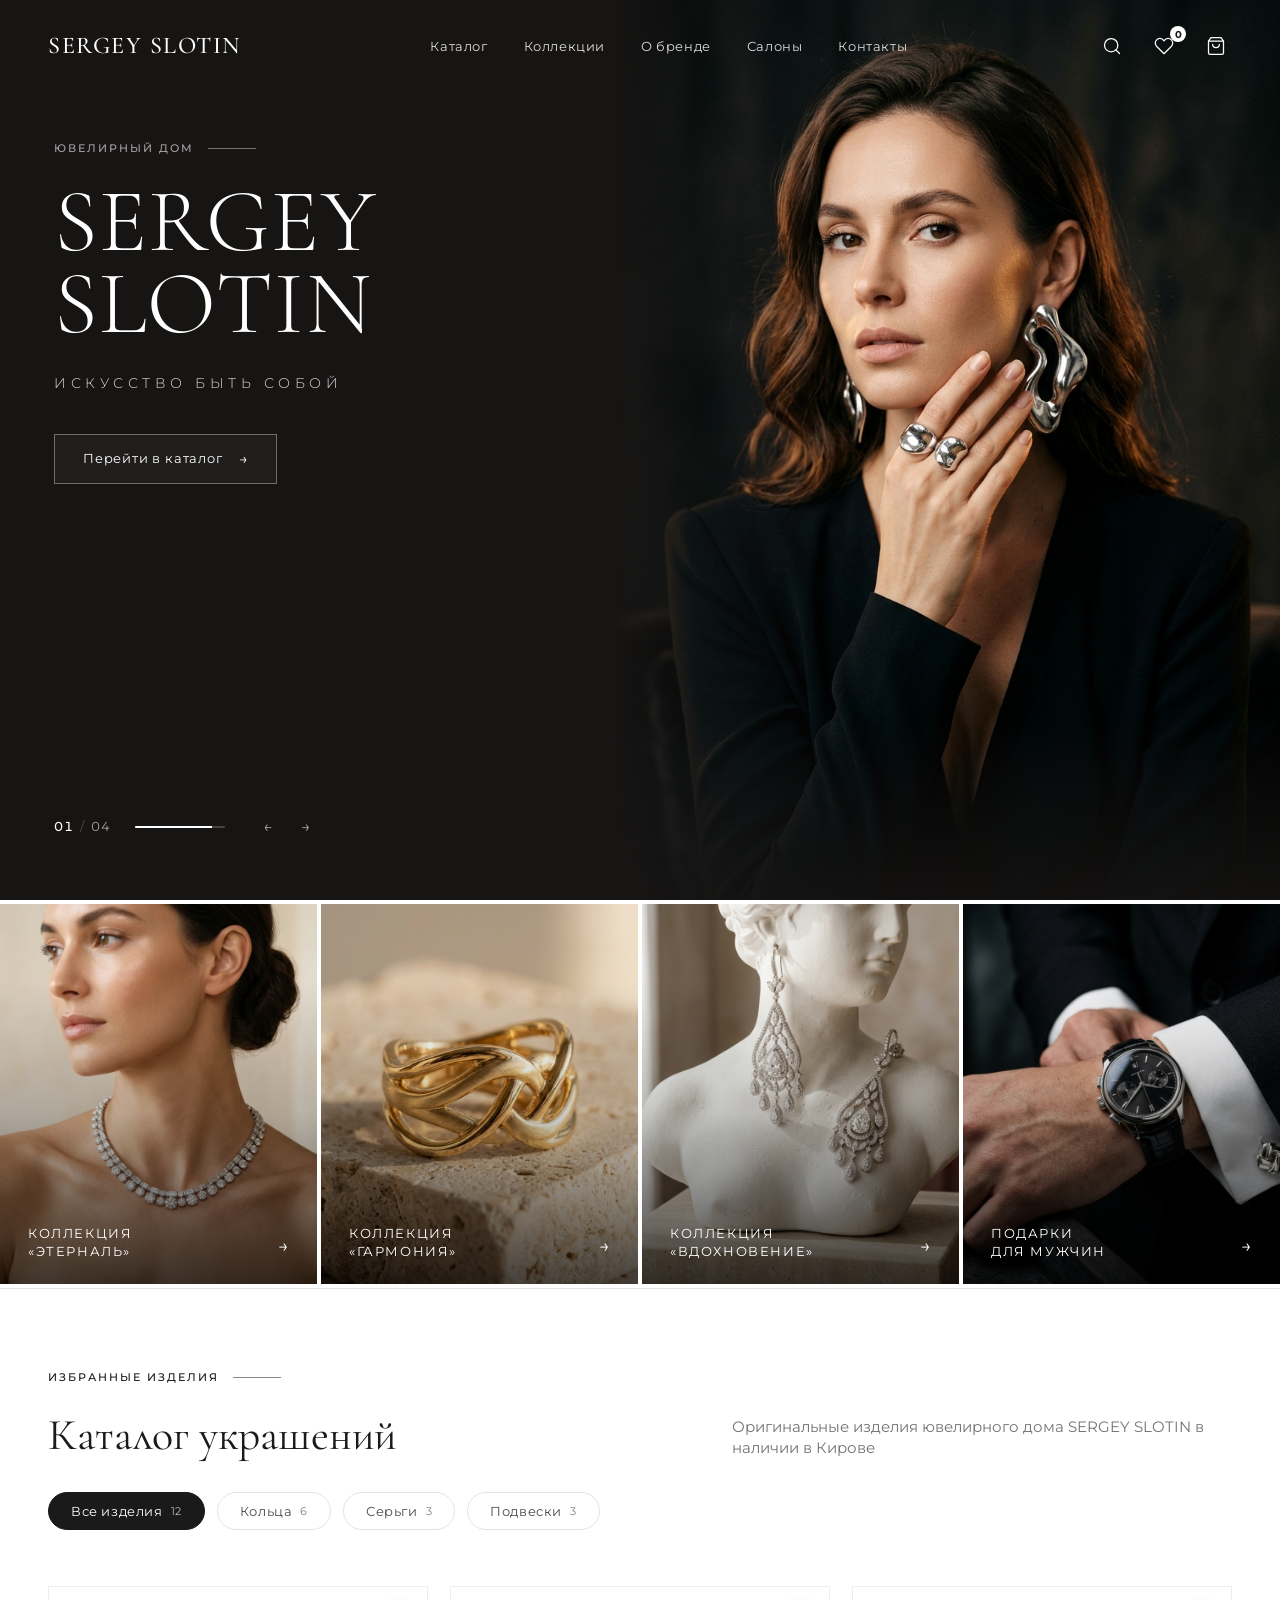
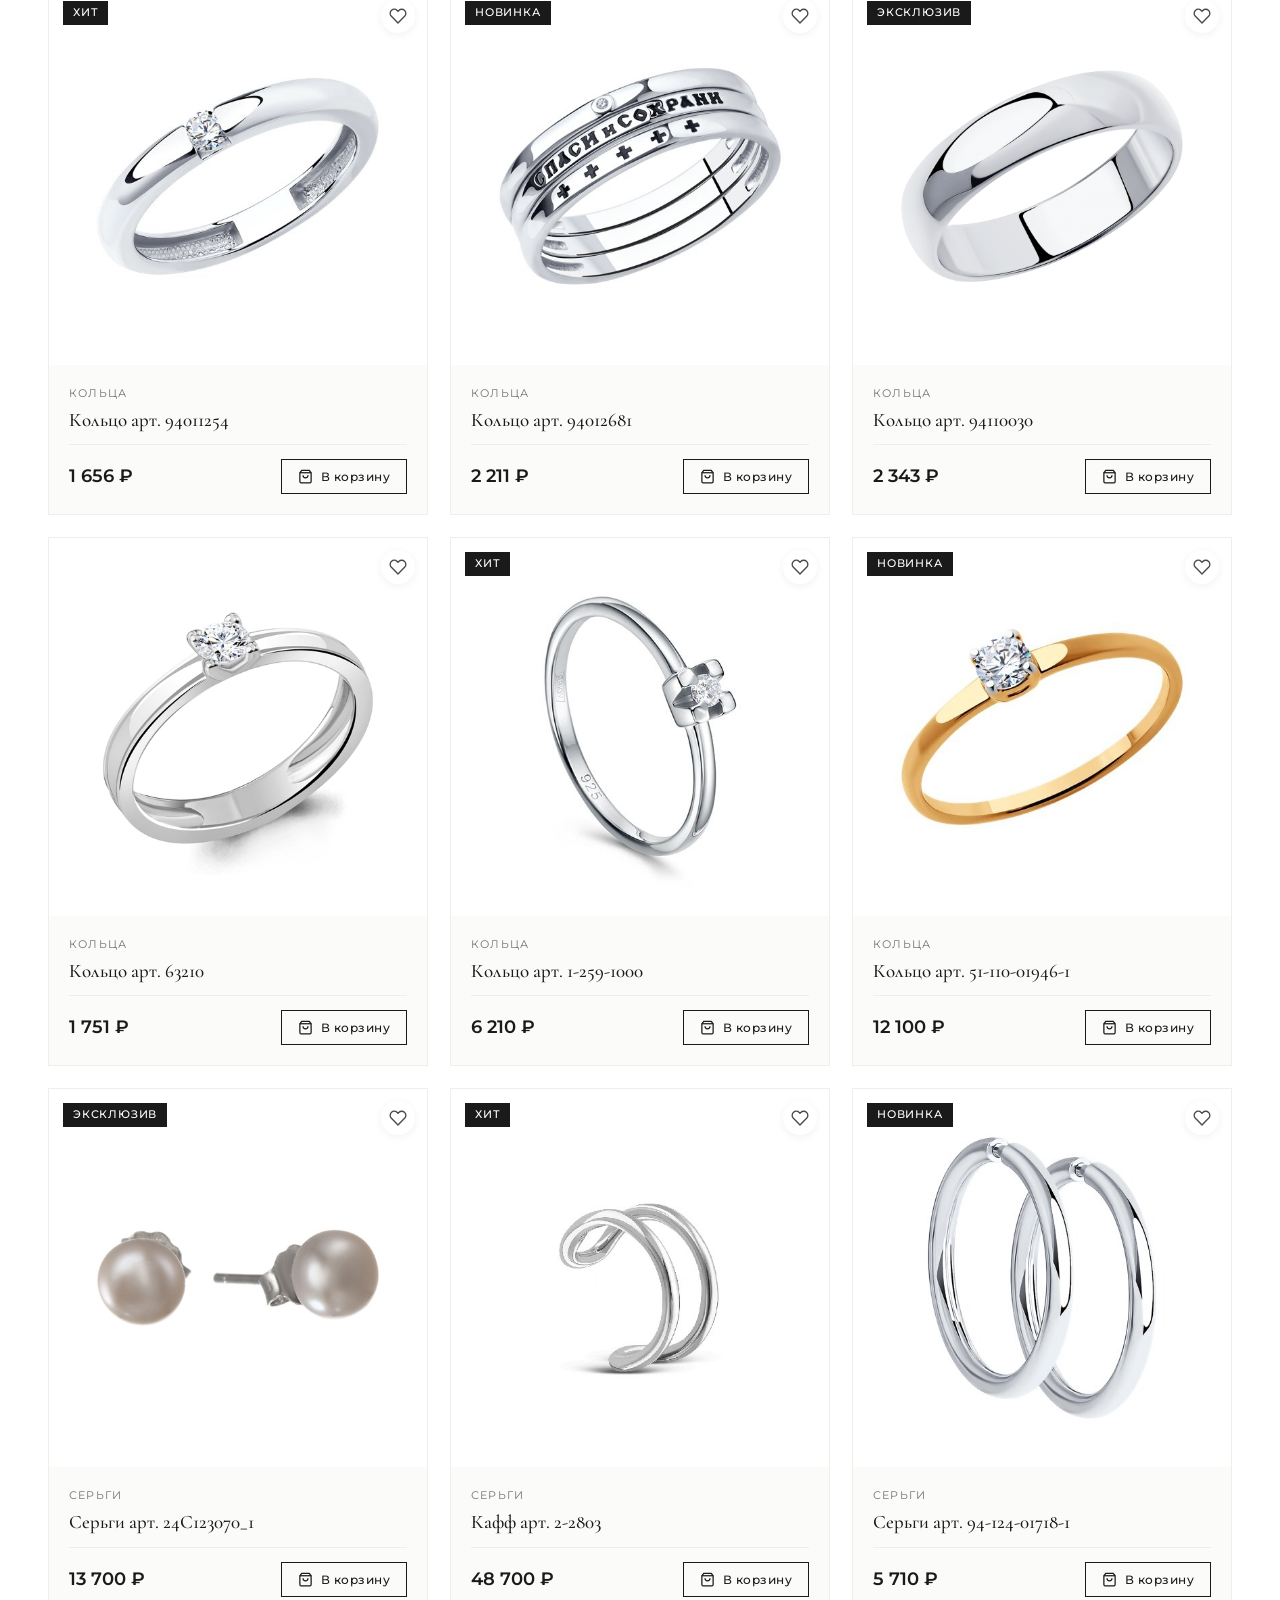
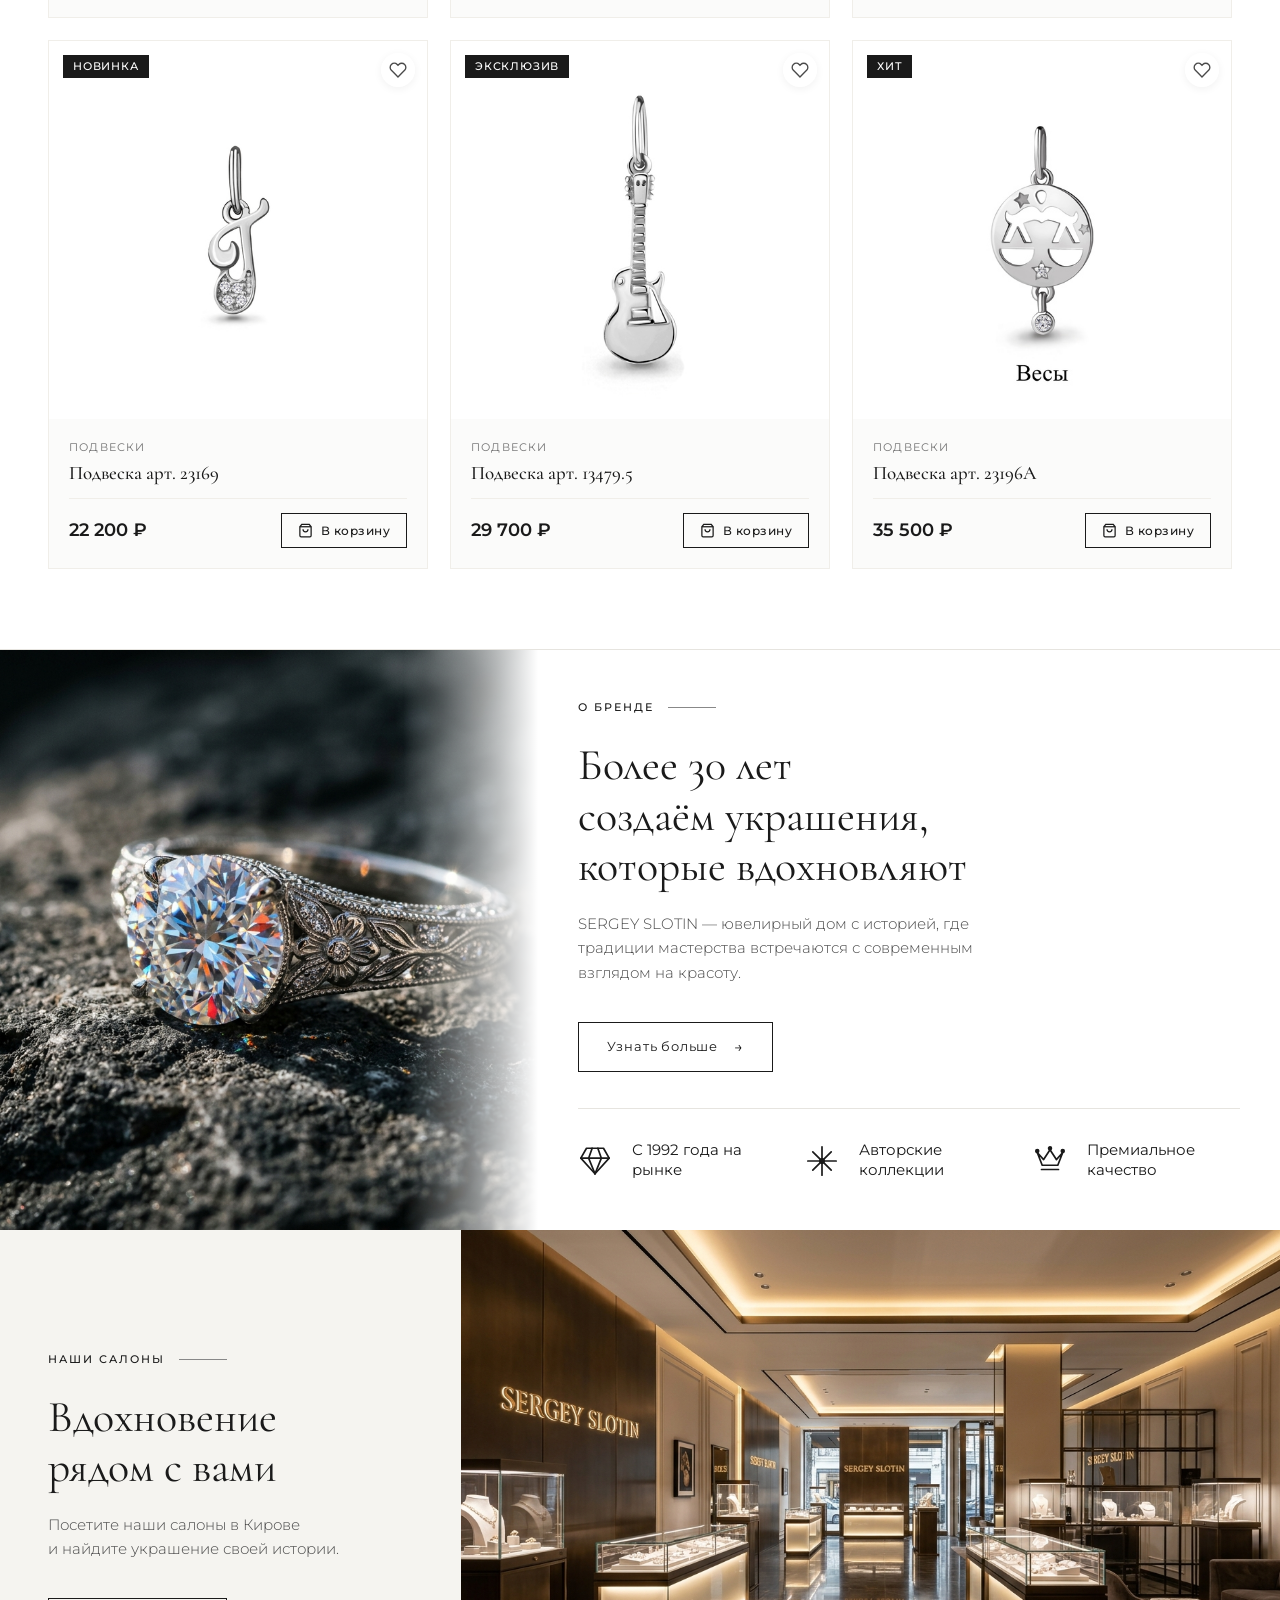
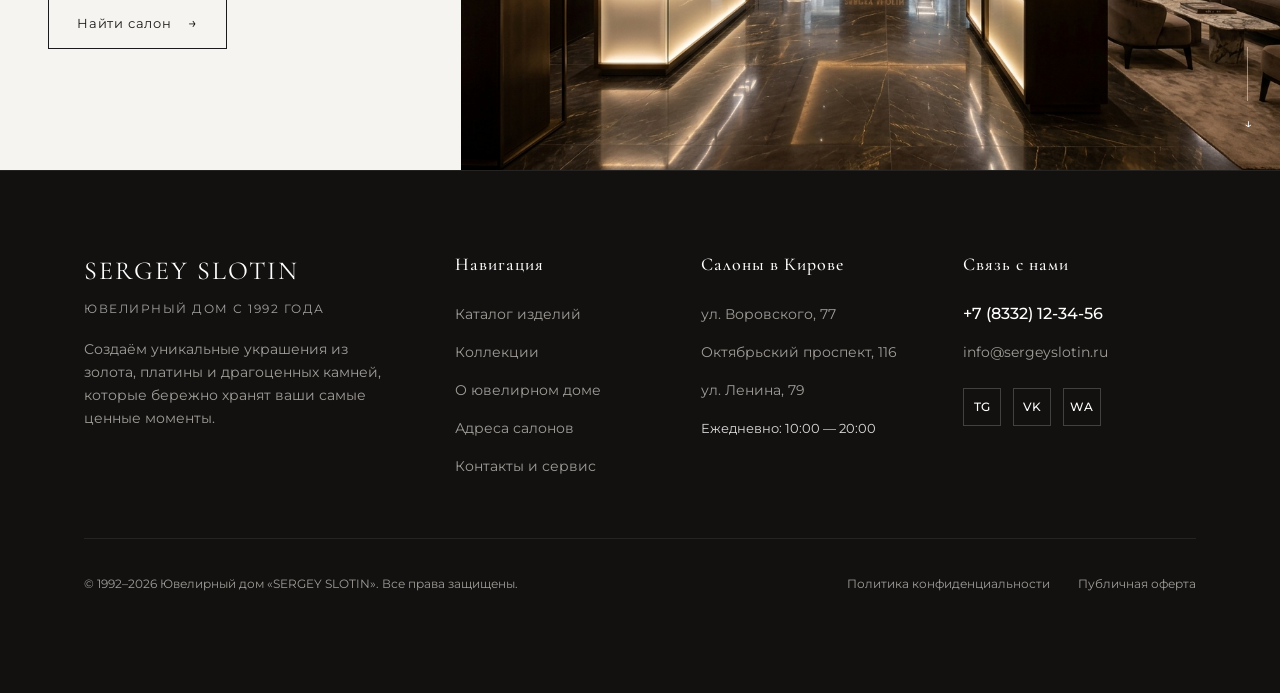
<file: index.html>
<!DOCTYPE html>
<html lang="ru">
<head>
  <meta charset="UTF-8">
  <meta name="viewport" content="width=device-width, initial-scale=1.0, maximum-scale=5.0">
  <title>SERGEY SLOTIN — Ювелирный дом | Искусство быть собой</title>
  
  <!-- Fonts -->
  <link rel="preconnect" href="https://fonts.googleapis.com">
  <link rel="preconnect" href="https://fonts.gstatic.com" crossorigin>
  <link href="https://fonts.googleapis.com/css2?family=Cormorant+Garamond:ital,wght@0,300;0,400;0,500;0,600;0,700;1,400;1,500&family=Montserrat:wght@200;300;400;500;600&display=swap" rel="stylesheet">
  
  <!-- Stylesheet -->
  <link rel="stylesheet" href="css/styles.css">
</head>
<body>

  <!-- ================= HEADER / NAVBAR ================= -->
  <header class="header" id="header">
    <div class="header-container">
      <a href="#hero" class="brand-logo">SERGEY SLOTIN</a>

      <nav class="nav-menu" id="navMenu">
        <ul class="nav-list">
          <li class="nav-item"><a href="#catalog" class="nav-link">Каталог</a></li>
          <li class="nav-item"><a href="#collections" class="nav-link">Коллекции</a></li>
          <li class="nav-item"><a href="#about" class="nav-link">О бренде</a></li>
          <li class="nav-item"><a href="#salons" class="nav-link">Салоны</a></li>
          <li class="nav-item"><a href="#contacts" class="nav-link">Контакты</a></li>
        </ul>
        <div class="mobile-menu-footer">
          <a href="tel:+78332123456" class="mobile-phone">+7 (8332) 12-34-56</a>
          <p class="mobile-address">г. Киров, ул. Воровского, 77</p>
        </div>
      </nav>

      <div class="header-actions">
        <button class="action-btn" id="searchBtn" aria-label="Поиск">
          <svg width="20" height="20" viewBox="0 0 24 24" fill="none" stroke="currentColor" stroke-width="1.5" stroke-linecap="round" stroke-linejoin="round">
            <circle cx="11" cy="11" r="8"></circle>
            <line x1="21" y1="21" x2="16.65" y2="16.65"></line>
          </svg>
        </button>
        <button class="action-btn" id="wishlistBtn" aria-label="Избранное">
          <svg width="20" height="20" viewBox="0 0 24 24" fill="none" stroke="currentColor" stroke-width="1.5" stroke-linecap="round" stroke-linejoin="round">
            <path d="M20.84 4.61a5.5 5.5 0 0 0-7.78 0L12 5.67l-1.06-1.06a5.5 5.5 0 0 0-7.78 7.78l1.06 1.06L12 21.23l7.78-7.78 1.06-1.06a5.5 5.5 0 0 0 0-7.78z"></path>
          </svg>
          <span class="badge" id="wishlistBadge">0</span>
        </button>
        <button class="action-btn" id="cartBtn" aria-label="Корзина">
          <svg width="20" height="20" viewBox="0 0 24 24" fill="none" stroke="currentColor" stroke-width="1.5" stroke-linecap="round" stroke-linejoin="round">
            <path d="M6 2L3 6v14a2 2 0 0 0 2 2h14a2 2 0 0 0 2-2V6l-3-4z"></path>
            <line x1="3" y1="6" x2="21" y2="6"></line>
            <path d="M16 10a4 4 0 0 1-8 0"></path>
          </svg>
          <span class="badge" id="cartBadge">0</span>
        </button>
        <button class="burger-menu-btn" id="burgerBtn" aria-label="Открыть меню">
          <span></span>
          <span></span>
          <span></span>
        </button>
      </div>
    </div>
  </header>

  <!-- ================= HERO SECTION ================= -->
  <section class="hero-section" id="hero">
    <div class="hero-container">
      <!-- Left Content Column -->
      <div class="hero-content">
        <div class="hero-eyebrow">
          <span>ЮВЕЛИРНЫЙ ДОМ</span>
          <span class="eyebrow-line"></span>
        </div>

        <h1 class="hero-title">
          <span>SERGEY</span>
          <span>SLOTIN</span>
        </h1>

        <p class="hero-tagline">ИСКУССТВО БЫТЬ СОБОЙ</p>

        <div class="hero-actions">
          <a href="#catalog" class="btn btn-outline-white">
            <span>Перейти в каталог</span>
            <span class="arrow-icon">→</span>
          </a>
        </div>

        <!-- Slider Pagination & Navigation Controls (3s auto rotation) -->
        <div class="hero-slider-nav">
          <div class="slider-counter">
            <span class="current-slide" id="currentSlideNum">01</span>
            <span class="divider">/</span>
            <span class="total-slides">04</span>
          </div>
          <div class="slider-progress-line">
            <div class="progress-bar" id="sliderProgressBar"></div>
          </div>
          <div class="slider-arrows">
            <button class="slider-arrow" id="prevSlideBtn" aria-label="Предыдущий слайд">←</button>
            <button class="slider-arrow" id="nextSlideBtn" aria-label="Следующий слайд">→</button>
          </div>
        </div>
      </div>

      <!-- Right Visual Column -->
      <div class="hero-visual">
        <div class="hero-image-wrapper">
          <img src="images/hero_model.jpg" alt="Ювелирные украшения Sergey Slotin" class="hero-image" id="heroImage">
          <div class="hero-image-overlay"></div>
        </div>
      </div>
    </div>
  </section>

  <!-- ================= COLLECTIONS GRID SECTION ================= -->
  <section class="collections-section" id="collections">
    <div class="collections-grid">
      <!-- Card 1 -->
      <article class="collection-card" data-category="eternal">
        <div class="card-image-box">
          <img src="images/collection_necklace.jpg" alt="Коллекция «Этерналь»" loading="lazy">
          <div class="card-overlay"></div>
        </div>
        <div class="card-info">
          <h3 class="card-title">
            КОЛЛЕКЦИЯ<br>«ЭТЕРНАЛЬ»
          </h3>
          <span class="card-arrow">→</span>
        </div>
        <a href="#catalog" class="card-full-link" data-filter="all" aria-label="Перейти в коллекцию Этерналь"></a>
      </article>

      <!-- Card 2 -->
      <article class="collection-card" data-category="harmony">
        <div class="card-image-box">
          <img src="images/collection_gold_ring.jpg" alt="Коллекция «Гармония»" loading="lazy">
          <div class="card-overlay"></div>
        </div>
        <div class="card-info">
          <h3 class="card-title">
            КОЛЛЕКЦИЯ<br>«ГАРМОНИЯ»
          </h3>
          <span class="card-arrow">→</span>
        </div>
        <a href="#catalog" class="card-full-link" data-filter="Кольца" aria-label="Перейти в коллекцию Гармония"></a>
      </article>

      <!-- Card 3 -->
      <article class="collection-card" data-category="inspiration">
        <div class="card-image-box">
          <img src="images/collection_earrings.jpg" alt="Коллекция «Вдохновение»" loading="lazy">
          <div class="card-overlay"></div>
        </div>
        <div class="card-info">
          <h3 class="card-title">
            КОЛЛЕКЦИЯ<br>«ВДОХНОВЕНИЕ»
          </h3>
          <span class="card-arrow">→</span>
        </div>
        <a href="#catalog" class="card-full-link" data-filter="Серьги" aria-label="Перейти в коллекцию Вдохновение"></a>
      </article>

      <!-- Card 4 -->
      <article class="collection-card" data-category="men">
        <div class="card-image-box">
          <img src="images/collection_mens.jpg" alt="Подарки для мужчин" loading="lazy">
          <div class="card-overlay"></div>
        </div>
        <div class="card-info">
          <h3 class="card-title">
            ПОДАРКИ<br>ДЛЯ МУЖЧИН
          </h3>
          <span class="card-arrow">→</span>
        </div>
        <a href="#catalog" class="card-full-link" data-filter="all" aria-label="Перейти в раздел подарков для мужчин"></a>
      </article>
    </div>
  </section>

  <!-- ================= PRODUCT CATALOG SECTION ================= -->
  <section class="catalog-section" id="catalog">
    <div class="catalog-container">
      <div class="catalog-header">
        <div class="section-eyebrow">
          <span>ИЗБРАННЫЕ ИЗДЕЛИЯ</span>
          <span class="eyebrow-line"></span>
        </div>
        <div class="catalog-title-row">
          <h2 class="section-heading">Каталог украшений</h2>
          <p class="catalog-subtitle">Оригинальные изделия ювелирного дома SERGEY SLOTIN в наличии в Кирове</p>
        </div>

        <!-- Category Filters -->
        <div class="catalog-filter-bar">
          <button class="filter-tab active" data-category="all">Все изделия <span class="filter-count" id="countAll">12</span></button>
          <button class="filter-tab" data-category="Кольца">Кольца <span class="filter-count" id="countRings">6</span></button>
          <button class="filter-tab" data-category="Серьги">Серьги <span class="filter-count" id="countEarrings">3</span></button>
          <button class="filter-tab" data-category="Подвески">Подвески <span class="filter-count" id="countPendants">3</span></button>
        </div>
      </div>

      <!-- Products Grid -->
      <div class="products-grid" id="productsGrid">
        <!-- Products dynamically rendered by js/main.js -->
      </div>
    </div>
  </section>

  <!-- ================= ABOUT SECTION ================= -->
  <section class="about-section" id="about">
    <div class="about-container">
      <!-- Left Image Column -->
      <div class="about-visual">
        <div class="about-image-wrapper">
          <img src="images/about_ring.jpg" alt="Авторское кольцо с бриллиантом Sergey Slotin" loading="lazy">
          <div class="about-gradient-blend"></div>
        </div>
      </div>

      <!-- Right Content Column -->
      <div class="about-content">
        <div class="about-text-col">
          <div class="section-eyebrow">
            <span>О БРЕНДЕ</span>
            <span class="eyebrow-line"></span>
          </div>

          <h2 class="section-heading">
            Более 30 лет<br>
            создаём украшения,<br>
            которые вдохновляют
          </h2>

          <p class="section-description">
            SERGEY SLOTIN — ювелирный дом с историей, где традиции мастерства встречаются с современным взглядом на красоту.
          </p>

          <div class="about-action">
            <a href="#find-salon" class="btn btn-outline-dark" id="aboutLearnMoreBtn">
              <span>Узнать больше</span>
              <span class="arrow-icon">→</span>
            </a>
          </div>
        </div>

        <!-- Features Badges -->
        <div class="about-features-col">
          <div class="feature-item">
            <div class="feature-icon">
              <!-- Diamond outline SVG -->
              <svg width="34" height="34" viewBox="0 0 24 24" fill="none" stroke="currentColor" stroke-width="1.2" stroke-linecap="round" stroke-linejoin="round">
                <path d="M6 3h12l4 7-10 11L2 10l4-7z"/>
                <path d="M2 10h20"/>
                <path d="M12 21L7.5 10 10 3"/>
                <path d="M12 21l4.5-11L14 3"/>
              </svg>
            </div>
            <div class="feature-text">С 1992 года на рынке</div>
          </div>

          <div class="feature-item">
            <div class="feature-icon">
              <!-- 8-point star SVG -->
              <svg width="34" height="34" viewBox="0 0 24 24" fill="none" stroke="currentColor" stroke-width="1.2" stroke-linecap="round" stroke-linejoin="round">
                <path d="M12 2v20M2 12h20"/>
                <path d="M5.5 5.5l13 13M18.5 5.5l-13 13"/>
                <circle cx="12" cy="12" r="1.5" fill="currentColor"/>
              </svg>
            </div>
            <div class="feature-text">Авторские коллекции</div>
          </div>

          <div class="feature-item">
            <div class="feature-icon">
              <!-- Crown SVG -->
              <svg width="34" height="34" viewBox="0 0 24 24" fill="none" stroke="currentColor" stroke-width="1.2" stroke-linecap="round" stroke-linejoin="round">
                <path d="M3 6l3.5 9h11L21 6l-4.5 5-4.5-7-4.5 7L3 6z"/>
                <line x1="6" y1="18" x2="18" y2="18"/>
                <circle cx="3" cy="5" r="1" fill="currentColor"/>
                <circle cx="12" cy="3" r="1" fill="currentColor"/>
                <circle cx="21" cy="5" r="1" fill="currentColor"/>
              </svg>
            </div>
            <div class="feature-text">Премиальное качество</div>
          </div>
        </div>
      </div>
    </div>
  </section>

  <!-- ================= SALONS SECTION ================= -->
  <section class="salons-section" id="salons">
    <div class="salons-container">
      <!-- Left Content Column -->
      <div class="salons-content">
        <div class="section-eyebrow">
          <span>НАШИ САЛОНЫ</span>
          <span class="eyebrow-line"></span>
        </div>

        <h2 class="section-heading">
          Вдохновение<br>
          рядом с вами
        </h2>

        <p class="section-description">
          Посетите наши салоны в Кирове<br class="desktop-only">
          и найдите украшение своей истории.
        </p>

        <div class="salons-action">
          <a href="#find-salon" class="btn btn-outline-dark" id="findSalonBtn">
            <span>Найти салон</span>
            <span class="arrow-icon">→</span>
          </a>
        </div>
      </div>

      <!-- Right Visual Column -->
      <div class="salons-visual">
        <div class="salons-image-wrapper">
          <img src="images/salon_interior.jpg" alt="Интерьер ювелирного салона Sergey Slotin" loading="lazy">
        </div>
        <!-- Right side vertical scroll indicator -->
        <div class="salons-scroll-indicator">
          <div class="scroll-line"></div>
          <span class="scroll-arrow">↓</span>
        </div>
      </div>
    </div>
  </section>

  <!-- ================= FOOTER ================= -->
  <footer class="footer" id="contacts">
    <div class="footer-container">
      <div class="footer-top">
        <div class="footer-col brand-col">
          <div class="footer-logo">SERGEY SLOTIN</div>
          <p class="footer-subtitle">Ювелирный дом с 1992 года</p>
          <p class="footer-desc">Создаём уникальные украшения из золота, платины и драгоценных камней, которые бережно хранят ваши самые ценные моменты.</p>
        </div>

        <div class="footer-col">
          <h4 class="footer-col-title">Навигация</h4>
          <ul class="footer-links">
            <li><a href="#catalog">Каталог изделий</a></li>
            <li><a href="#collections">Коллекции</a></li>
            <li><a href="#about">О ювелирном доме</a></li>
            <li><a href="#salons">Адреса салонов</a></li>
            <li><a href="#contacts">Контакты и сервис</a></li>
          </ul>
        </div>

        <div class="footer-col">
          <h4 class="footer-col-title">Салоны в Кирове</h4>
          <ul class="footer-links">
            <li><span>ул. Воровского, 77</span></li>
            <li><span>Октябрьский проспект, 116</span></li>
            <li><span>ул. Ленина, 79</span></li>
            <li><span class="working-hours">Ежедневно: 10:00 — 20:00</span></li>
          </ul>
        </div>

        <div class="footer-col">
          <h4 class="footer-col-title">Связь с нами</h4>
          <ul class="footer-links">
            <li><a href="tel:+78332123456" class="phone-link">+7 (8332) 12-34-56</a></li>
            <li><a href="mailto:info@sergeyslotin.ru">info@sergeyslotin.ru</a></li>
          </ul>
          <div class="social-links">
            <a href="#" class="social-icon" aria-label="Telegram">TG</a>
            <a href="#" class="social-icon" aria-label="VKontakte">VK</a>
            <a href="#" class="social-icon" aria-label="WhatsApp">WA</a>
          </div>
        </div>
      </div>

      <div class="footer-bottom">
        <p class="copyright">© 1992–2026 Ювелирный дом «SERGEY SLOTIN». Все права защищены.</p>
        <div class="legal-links">
          <a href="#">Политика конфиденциальности</a>
          <a href="#">Публичная оферта</a>
        </div>
      </div>
    </div>
  </footer>

  <!-- ================= CART SLIDE-OUT DRAWER ================= -->
  <aside class="cart-drawer" id="cartDrawer" aria-label="Корзина покупок">
    <div class="cart-backdrop" id="cartBackdrop"></div>
    <div class="cart-panel">
      <div class="cart-header">
        <div class="cart-header-title">
          <h3>Корзина</h3>
          <span class="cart-count-badge" id="cartDrawerCount">(0)</span>
        </div>
        <button class="cart-close-btn" id="cartCloseBtn" aria-label="Закрыть корзину">✕</button>
      </div>

      <!-- Cart Items List -->
      <div class="cart-items-wrapper" id="cartItemsList">
        <!-- Items dynamically inserted by JS -->
      </div>

      <!-- Empty Cart View -->
      <div class="cart-empty-state" id="cartEmptyState">
        <svg width="48" height="48" viewBox="0 0 24 24" fill="none" stroke="currentColor" stroke-width="1">
          <path d="M6 2L3 6v14a2 2 0 0 0 2 2h14a2 2 0 0 0 2-2V6l-3-4z"></path>
          <line x1="3" y1="6" x2="21" y2="6"></line>
          <path d="M16 10a4 4 0 0 1-8 0"></path>
        </svg>
        <p>Ваша корзина пока пуста</p>
        <a href="#catalog" class="btn btn-outline-dark cart-empty-btn" id="cartEmptyGoBtn">Перейти к покупкам</a>
      </div>

      <!-- Cart Footer / Total -->
      <div class="cart-footer" id="cartFooter">
        <div class="cart-summary-row">
          <span>Сумма заказа:</span>
          <span class="cart-total-price" id="cartTotalPrice">0 ₽</span>
        </div>
        <p class="cart-delivery-note">Бесплатная примерка и выдача в любом салоне SERGEY SLOTIN в Кирове</p>
        <button class="btn btn-checkout" id="checkoutBtn">
          <span>Оформить заказ</span>
          <span class="arrow-icon">→</span>
        </button>
      </div>
    </div>
  </aside>

  <!-- ================= CHECKOUT MODAL ================= -->
  <div class="modal" id="checkoutModal">
    <div class="modal-backdrop" id="checkoutBackdrop"></div>
    <div class="modal-dialog checkout-dialog">
      <button class="modal-close" id="checkoutCloseBtn" aria-label="Закрыть">✕</button>
      
      <div id="checkoutFormWrapper">
        <div class="modal-header">
          <h3 class="modal-title">Оформление заказа</h3>
          <p class="modal-subtitle">Забронируйте изделия для примерки в салоне или оформите доставку</p>
        </div>
        <form class="checkout-form" id="checkoutForm">
          <div class="form-group">
            <label for="userName">Ваше имя *</label>
            <input type="text" id="userName" required placeholder="Анна Смирнова">
          </div>
          <div class="form-group">
            <label for="userPhone">Номер телефона *</label>
            <input type="tel" id="userPhone" required placeholder="+7 (999) 000-00-00">
          </div>
          <div class="form-group">
            <label for="pickupSalon">Выберите салон в Кирове *</label>
            <select id="pickupSalon">
              <option value="vorovskogo">Флагманский салон — ул. Воровского, 77</option>
              <option value="oktyabrsky">Салон «На Октябрьском» — Октябрьский пр-т, 116</option>
              <option value="lenina">Бутик «Исторический» — ул. Ленина, 79</option>
              <option value="delivery">Курьерская доставка по Кирову (бесплатно)</option>
            </select>
          </div>
          <div class="checkout-summary-box">
            <div class="summary-line">
              <span>К оплате при получении:</span>
              <strong id="checkoutFinalAmount">0 ₽</strong>
            </div>
          </div>
          <button type="submit" class="btn btn-checkout-submit">Подтвердить заказ</button>
        </form>
      </div>

      <div class="checkout-success" id="checkoutSuccess" style="display: none;">
        <div class="success-icon">✓</div>
        <h3>Заказ успешно оформлен!</h3>
        <p class="order-number">Номер бронирования: <strong id="orderIdNum">#SL-2841</strong></p>
        <p class="order-info">Наш персональный консультант свяжется с вами в течение 10 минут для подтверждения времени примерки.</p>
        <button class="btn btn-outline-dark" id="orderDoneBtn">Отлично</button>
      </div>
    </div>
  </div>

  <!-- ================= SALON LOCATOR MODAL ================= -->
  <div class="modal" id="salonModal">
    <div class="modal-backdrop" id="modalBackdrop"></div>
    <div class="modal-dialog">
      <button class="modal-close" id="modalCloseBtn" aria-label="Закрыть">✕</button>
      <div class="modal-header">
        <h3 class="modal-title">Салоны SERGEY SLOTIN</h3>
        <p class="modal-subtitle">Ждём вас на персональную примерку и консультацию</p>
      </div>
      <div class="modal-body">
        <div class="salon-list">
          <div class="salon-card">
            <h4>Флагманский салон «На Воровского»</h4>
            <p>г. Киров, ул. Воровского, 77</p>
            <p class="salon-time">Ежедневно с 10:00 до 20:00</p>
            <a href="tel:+78332123456" class="salon-phone">+7 (8332) 12-34-56</a>
          </div>
          <div class="salon-card">
            <h4>Салон «На Октябрьском»</h4>
            <p>г. Киров, Октябрьский проспект, 116</p>
            <p class="salon-time">Ежедневно с 10:00 до 20:00</p>
            <a href="tel:+78332234567" class="salon-phone">+7 (8332) 23-45-67</a>
          </div>
          <div class="salon-card">
            <h4>Бутик «Исторический»</h4>
            <p>г. Киров, ул. Ленина, 79</p>
            <p class="salon-time">Ежедневно с 10:00 до 20:00</p>
            <a href="tel:+78332345678" class="salon-phone">+7 (8332) 34-56-78</a>
          </div>
        </div>
      </div>
    </div>
  </div>

  <!-- ================= SEARCH OVERLAY ================= -->
  <div class="search-overlay" id="searchOverlay">
    <button class="search-close" id="searchCloseBtn" aria-label="Закрыть поиск">✕</button>
    <div class="search-box">
      <input type="text" placeholder="Поиск по украшениям, камням или артикулу..." id="searchInput">
      <button class="search-submit" aria-label="Искать">
        <svg width="24" height="24" viewBox="0 0 24 24" fill="none" stroke="currentColor" stroke-width="2">
          <circle cx="11" cy="11" r="8"></circle>
          <line x1="21" y1="21" x2="16.65" y2="16.65"></line>
        </svg>
      </button>
    </div>
  </div>

  <!-- ================= MOBILE BOTTOM NAVIGATION ================= -->
  <nav class="mobile-bottom-nav" id="mobileBottomNav" aria-label="Мобильная навигация">
    <a href="#hero" class="mobile-nav-item active">
      <svg width="20" height="20" viewBox="0 0 24 24" fill="none" stroke="currentColor" stroke-width="1.8">
        <path d="M3 9l9-7 9 7v11a2 2 0 0 1-2 2H5a2 2 0 0 1-2-2z"></path>
      </svg>
      <span>Главная</span>
    </a>
    <a href="#catalog" class="mobile-nav-item">
      <svg width="20" height="20" viewBox="0 0 24 24" fill="none" stroke="currentColor" stroke-width="1.8">
        <rect x="3" y="3" width="7" height="7"></rect>
        <rect x="14" y="3" width="7" height="7"></rect>
        <rect x="14" y="14" width="7" height="7"></rect>
        <rect x="3" y="14" width="7" height="7"></rect>
      </svg>
      <span>Каталог</span>
    </a>
    <button class="mobile-nav-item mobile-cart-trigger" id="mobileCartBtn">
      <div class="mobile-cart-icon-box">
        <svg width="20" height="20" viewBox="0 0 24 24" fill="none" stroke="currentColor" stroke-width="1.8">
          <path d="M6 2L3 6v14a2 2 0 0 0 2 2h14a2 2 0 0 0 2-2V6l-3-4z"></path>
          <line x1="3" y1="6" x2="21" y2="6"></line>
          <path d="M16 10a4 4 0 0 1-8 0"></path>
        </svg>
        <span class="badge" id="mobileCartBadge">0</span>
      </div>
      <span>Корзина</span>
    </button>
    <a href="#salons" class="mobile-nav-item">
      <svg width="20" height="20" viewBox="0 0 24 24" fill="none" stroke="currentColor" stroke-width="1.8">
        <path d="M21 10c0 7-9 13-9 13s-9-6-9-13a9 9 0 0 1 18 0z"></path>
        <circle cx="12" cy="10" r="3"></circle>
      </svg>
      <span>Салоны</span>
    </a>
  </nav>

  <!-- Toast Notification -->
  <div class="toast-notification" id="toastNotification">
    <div class="toast-content">
      <span class="toast-icon">✓</span>
      <span class="toast-message" id="toastMessage">Товар добавлен в корзину</span>
    </div>
  </div>

  <!-- Scripts -->
  <script src="js/products-data.js"></script>
  <script src="js/main.js"></script>
</body>
</html>
</file>
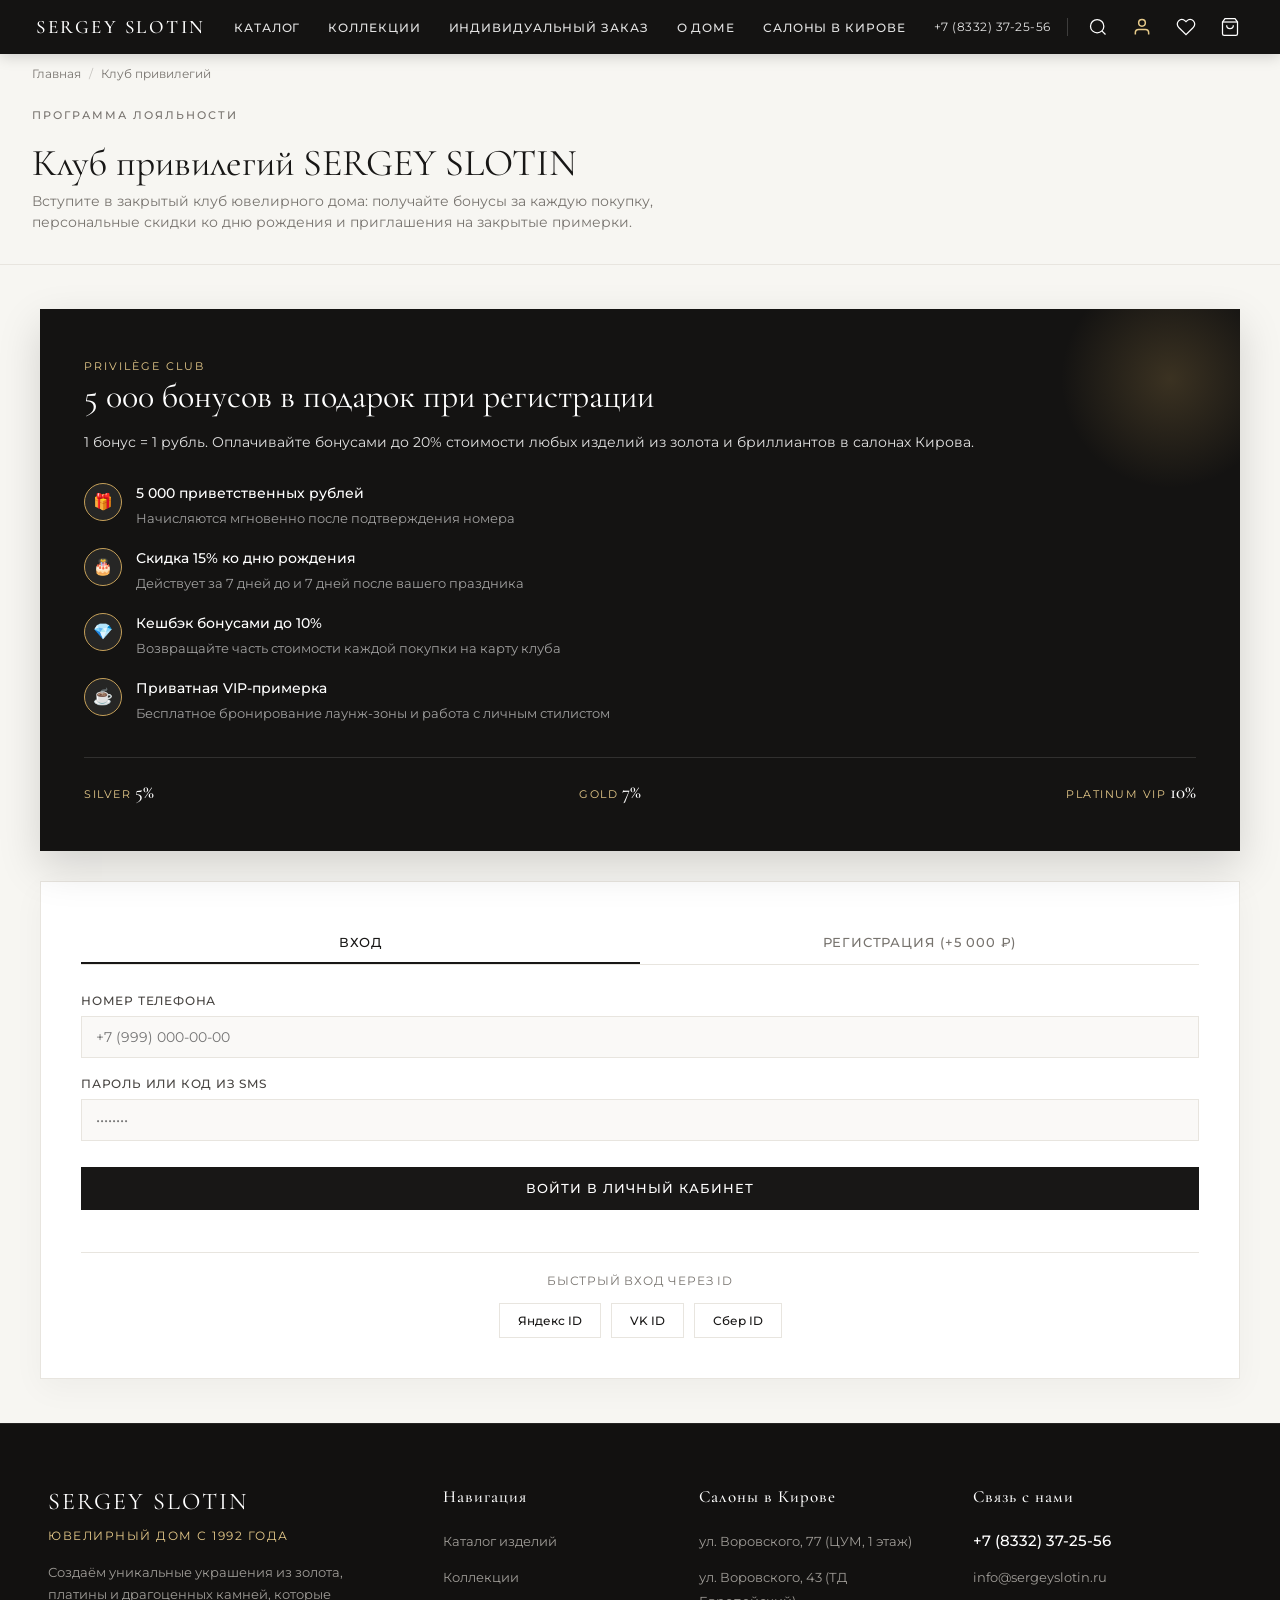
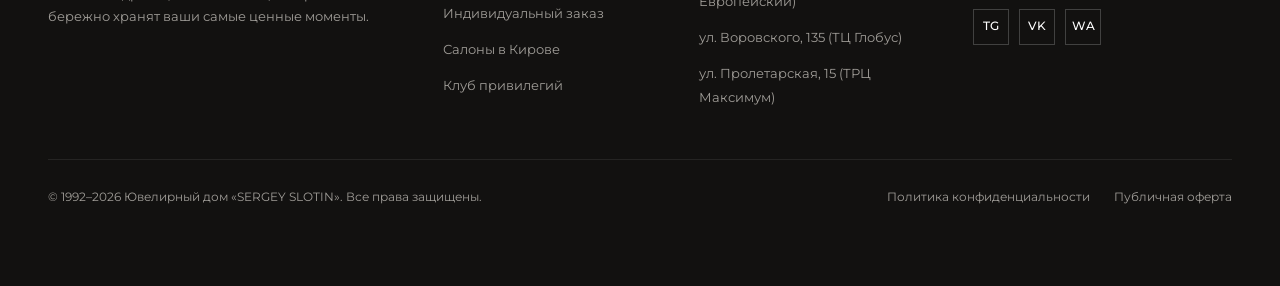
<file: v2/auth.html>
<!DOCTYPE html>
<html lang="ru">
<head>
  <meta charset="UTF-8">
  <meta name="viewport" content="width=device-width, initial-scale=1.0, maximum-scale=5.0">
  <title>Клуб привилегий | SERGEY SLOTIN — Вход и регистрация</title>
  
  <!-- Fonts -->
  <link rel="preconnect" href="https://fonts.googleapis.com">
  <link rel="preconnect" href="https://fonts.gstatic.com" crossorigin>
  <link href="https://fonts.googleapis.com/css2?family=Cormorant+Garamond:ital,wght@0,300;0,400;0,500;0,600;0,700;1,400;1,500&family=Montserrat:wght@200;300;400;500;600&display=swap" rel="stylesheet">
  
  <!-- Stylesheet -->
  <link rel="stylesheet" href="css/styles.css">
</head>
<body>

  <!-- ================= HEADER ================= -->
  <header class="header inner-page-header" id="header">
    <div class="header-container">
      <a href="index.html" class="brand-logo">
        <span class="logo-main">SERGEY SLOTIN</span>
      </a>

      <nav class="nav-menu" id="navMenu">
        <ul class="nav-list">
          <li class="nav-item"><a href="catalog.html" class="nav-link">Каталог</a></li>
          <li class="nav-item"><a href="index.html#collections" class="nav-link">Коллекции</a></li>
          <li class="nav-item"><a href="index.html#bespoke" class="nav-link">Индивидуальный заказ</a></li>
          <li class="nav-item"><a href="index.html#about" class="nav-link">О доме</a></li>
          <li class="nav-item"><a href="salons.html" class="nav-link">Салоны в Кирове</a></li>
        </ul>
        <div class="mobile-menu-footer">
          <a href="tel:+78332372556" class="mobile-phone">+7 (8332) 37-25-56</a>
          <p class="mobile-address">г. Киров: ЦУМ • ТД Европейский • ТЦ Глобус • ТРЦ Максимум</p>
        </div>
      </nav>

      <div class="header-actions">
        <a href="tel:+78332372556" class="header-phone-link desktop-only">+7 (8332) 37-25-56</a>
        
        <button class="action-btn" id="searchBtn" aria-label="Поиск" title="Поиск по сайту">
          <svg width="20" height="20" viewBox="0 0 24 24" fill="none" stroke="currentColor" stroke-width="1.5">
            <circle cx="11" cy="11" r="8"></circle>
            <line x1="21" y1="21" x2="16.65" y2="16.65"></line>
          </svg>
        </button>

        <a href="auth.html" class="action-btn active" aria-label="Личный кабинет и Клуб привилегий" title="Клуб привилегий и личный кабинет" style="color: var(--accent-gold-light);">
          <svg width="20" height="20" viewBox="0 0 24 24" fill="none" stroke="currentColor" stroke-width="1.8">
            <path d="M20 21v-2a4 4 0 0 0-4-4H8a4 4 0 0 0-4 4v2"></path>
            <circle cx="12" cy="7" r="4"></circle>
          </svg>
        </a>

        <button class="action-btn" id="wishlistBtn" aria-label="Избранное">
          <svg width="20" height="20" viewBox="0 0 24 24" fill="none" stroke="currentColor" stroke-width="1.5">
            <path d="M20.84 4.61a5.5 5.5 0 0 0-7.78 0L12 5.67l-1.06-1.06a5.5 5.5 0 0 0-7.78 7.78l1.06 1.06L12 21.23l7.78-7.78 1.06-1.06a5.5 5.5 0 0 0 0-7.78z"></path>
          </svg>
          <span class="badge" id="wishlistBadge">0</span>
        </button>

        <button class="action-btn" id="cartBtn" aria-label="Корзина">
          <svg width="20" height="20" viewBox="0 0 24 24" fill="none" stroke="currentColor" stroke-width="1.5">
            <path d="M6 2L3 6v14a2 2 0 0 0 2 2h14a2 2 0 0 0 2-2V6l-3-4z"></path>
            <line x1="3" y1="6" x2="21" y2="6"></line>
            <path d="M16 10a4 4 0 0 1-8 0"></path>
          </svg>
          <span class="badge" id="cartBadge">0</span>
        </button>

        <button class="burger-menu-btn" id="burgerBtn" aria-label="Открыть меню">
          <span></span>
          <span></span>
          <span></span>
        </button>
      </div>
    </div>
  </header>

  <!-- ================= BREADCRUMBS & HERO ================= -->
  <div class="breadcrumbs-bar">
    <div class="breadcrumbs">
      <a href="index.html">Главная</a>
      <span class="sep">/</span>
      <span>Клуб привилегий</span>
    </div>
  </div>

  <section class="page-hero-banner">
    <div class="page-hero-container">
      <span class="section-eyebrow">ПРОГРАММА ЛОЯЛЬНОСТИ</span>
      <h1 class="page-title">Клуб привилегий SERGEY SLOTIN</h1>
      <p class="page-subtitle">Вступите в закрытый клуб ювелирного дома: получайте бонусы за каждую покупку, персональные скидки ко дню рождения и приглашения на закрытые примерки.</p>
    </div>
  </section>

  <!-- ================= AUTH & CLUB SECTION (SOKOLOV / CARTIER PRIVÉ STYLE) ================= -->
  <section class="auth-page-section">
    <div class="auth-container">
      <!-- Left Privileges Showcase Column -->
      <div class="club-benefits-card">
        <div>
          <span class="club-eyebrow">PRIVILÈGE CLUB</span>
          <h2 class="club-heading">5 000 бонусов в подарок при регистрации</h2>
          <p class="club-subheading">1 бонус = 1 рубль. Оплачивайте бонусами до 20% стоимости любых изделий из золота и бриллиантов в салонах Кирова.</p>

          <div class="club-perks-list">
            <div class="perk-item">
              <div class="perk-icon-badge">🎁</div>
              <div class="perk-text">
                <strong>5 000 приветственных рублей</strong>
                <span>Начисляются мгновенно после подтверждения номера</span>
              </div>
            </div>

            <div class="perk-item">
              <div class="perk-icon-badge">🎂</div>
              <div class="perk-text">
                <strong>Скидка 15% ко дню рождения</strong>
                <span>Действует за 7 дней до и 7 дней после вашего праздника</span>
              </div>
            </div>

            <div class="perk-item">
              <div class="perk-icon-badge">💎</div>
              <div class="perk-text">
                <strong>Кешбэк бонусами до 10%</strong>
                <span>Возвращайте часть стоимости каждой покупки на карту клуба</span>
              </div>
            </div>

            <div class="perk-item">
              <div class="perk-icon-badge">☕</div>
              <div class="perk-text">
                <strong>Приватная VIP-примерка</strong>
                <span>Бесплатное бронирование лаунж-зоны и работа с личным стилистом</span>
              </div>
            </div>
          </div>
        </div>

        <div class="club-tier-bar">
          <div class="tier-item">
            <span class="tier-name">Silver</span>
            <span class="tier-percent">5%</span>
          </div>
          <div class="tier-item">
            <span class="tier-name">Gold</span>
            <span class="tier-percent">7%</span>
          </div>
          <div class="tier-item">
            <span class="tier-name">Platinum VIP</span>
            <span class="tier-percent">10%</span>
          </div>
        </div>
      </div>

      <!-- Right Form Column / Profile State -->
      <div class="auth-form-card">
        <!-- Auth Forms Wrapper (when not logged in) -->
        <div id="authFormsWrapper">
          <div class="auth-tabs">
            <button class="auth-tab-btn active" data-mode="login">Вход</button>
            <button class="auth-tab-btn" data-mode="register">Регистрация (+5 000 ₽)</button>
          </div>

          <!-- Login Form -->
          <form class="auth-form" id="loginForm">
            <div class="auth-input-group">
              <label for="loginPhone">Номер телефона</label>
              <input type="tel" id="loginPhone" required placeholder="+7 (999) 000-00-00">
            </div>
            <div class="auth-input-group">
              <label for="loginPassword">Пароль или код из SMS</label>
              <input type="password" id="loginPassword" required placeholder="••••••••">
            </div>
            <button type="submit" class="btn btn-auth-submit">Войти в личный кабинет</button>

            <!-- Social Login -->
            <div class="social-auth-box">
              <p class="social-auth-title">Быстрый вход через ID</p>
              <div class="social-btns-row">
                <button type="button" class="btn-social-login">Яндекс ID</button>
                <button type="button" class="btn-social-login">VK ID</button>
                <button type="button" class="btn-social-login">Сбер ID</button>
              </div>
            </div>
          </form>

          <!-- Register Form -->
          <form class="auth-form" id="registerForm" style="display: none;">
            <div class="auth-input-group">
              <label for="regName">Ваше имя</label>
              <input type="text" id="regName" required placeholder="Анна Смирнова">
            </div>
            <div class="auth-input-group">
              <label for="regPhone">Номер телефона для начисления бонусов</label>
              <input type="tel" id="regPhone" required placeholder="+7 (999) 000-00-00">
            </div>
            <div class="auth-input-group">
              <label for="regBirthday">Дата рождения (для подарка)</label>
              <input type="date" id="regBirthday">
            </div>
            <label class="auth-checkbox-label">
              <input type="checkbox" required checked>
              <span>Я согласен(на) с условиями программы привилегий и даю согласие на обработку персональных данных</span>
            </label>
            <button type="submit" class="btn btn-auth-submit">Получить 5 000 бонусов и зарегистрироваться</button>
          </form>
        </div>

        <!-- Logged-in User Profile State -->
        <div class="user-profile-view" id="userProfileView">
          <div class="profile-header-card">
            <h3 class="profile-name" id="profileUserName">Анна Смирнова</h3>
            <p class="profile-user-phone" id="profileUserPhone" style="font-size: 13.5px; color: #888; margin-bottom: 6px;">+7 (912) 827-00-11</p>
            <span class="profile-card-status">Карта: Silver Privé • 5% кешбэк</span>
          </div>

          <div class="profile-bonuses-box">
            <div>
              <span style="font-size: 12px; text-transform: uppercase; letter-spacing: 0.8px; color: #888; display: block; margin-bottom: 2px;">Доступный баланс</span>
              <strong>5 000 ₽</strong>
            </div>
            <span style="font-size: 12.5px; color: #2e7d32; font-weight: 500;">Активны для покупок</span>
          </div>

          <div style="display: flex; flex-direction: column; gap: 12px; margin-top: 10px;">
            <a href="catalog.html" class="btn btn-primary-gold" style="text-align: center;">Оплатить бонусами в каталоге →</a>
            <a href="salons.html" class="btn btn-outline-dark" style="text-align: center;">Записаться на примерку в салон</a>
            <button class="btn btn-reset-filters" id="logoutBtn" style="align-self: center; margin-top: 10px;">Выйти из аккаунта</button>
          </div>
        </div>
      </div>
    </div>
  </section>

  <!-- ================= CART DRAWER ================= -->
  <aside class="cart-drawer" id="cartDrawer" aria-label="Корзина покупок">
    <div class="cart-backdrop" id="cartBackdrop"></div>
    <div class="cart-panel">
      <div class="cart-header">
        <div class="cart-header-title">
          <h3>Корзина</h3>
          <span class="cart-count-badge" id="cartDrawerCount">(0)</span>
        </div>
        <button class="cart-close-btn" id="cartCloseBtn" aria-label="Закрыть корзину">✕</button>
      </div>

      <div class="cart-items-wrapper" id="cartItemsList"></div>

      <div class="cart-empty-state" id="cartEmptyState">
        <svg width="48" height="48" viewBox="0 0 24 24" fill="none" stroke="currentColor" stroke-width="1">
          <path d="M6 2L3 6v14a2 2 0 0 0 2 2h14a2 2 0 0 0 2-2V6l-3-4z"></path>
          <line x1="3" y1="6" x2="21" y2="6"></line>
          <path d="M16 10a4 4 0 0 1-8 0"></path>
        </svg>
        <p>Ваша корзина пока пуста</p>
        <a href="catalog.html" class="btn btn-outline-dark cart-empty-btn">Перейти в каталог</a>
      </div>

      <div class="cart-footer" id="cartFooter">
        <div class="cart-summary-row">
          <span>Сумма заказа:</span>
          <span class="cart-total-price" id="cartTotalPrice">0 ₽</span>
        </div>
        <p class="cart-delivery-note">Бесплатная примерка и выдача в любом салоне SERGEY SLOTIN в Кирове</p>
        <button class="btn btn-checkout" id="checkoutBtn">
          <span>Оформить заказ</span>
          <span class="arrow-icon">→</span>
        </button>
      </div>
    </div>
  </aside>

  <!-- ================= SEARCH OVERLAY ================= -->
  <div class="search-overlay" id="searchOverlay">
    <button class="search-close" id="searchCloseBtn" aria-label="Закрыть поиск">✕</button>
    <div class="search-box">
      <input type="text" placeholder="Поиск по украшениям, камням или артикулу..." id="searchInput">
      <button class="search-submit" aria-label="Искать">
        <svg width="24" height="24" viewBox="0 0 24 24" fill="none" stroke="currentColor" stroke-width="2">
          <circle cx="11" cy="11" r="8"></circle>
          <line x1="21" y1="21" x2="16.65" y2="16.65"></line>
        </svg>
      </button>
    </div>
  </div>

  <!-- ================= MOBILE BOTTOM NAVIGATION ================= -->
  <nav class="mobile-bottom-nav" id="mobileBottomNav" aria-label="Мобильная навигация">
    <a href="index.html" class="mobile-nav-item">
      <svg width="20" height="20" viewBox="0 0 24 24" fill="none" stroke="currentColor" stroke-width="1.8">
        <path d="M3 9l9-7 9 7v11a2 2 0 0 1-2 2H5a2 2 0 0 1-2-2z"></path>
      </svg>
      <span>Главная</span>
    </a>
    <a href="catalog.html" class="mobile-nav-item">
      <svg width="20" height="20" viewBox="0 0 24 24" fill="none" stroke="currentColor" stroke-width="1.8">
        <rect x="3" y="3" width="7" height="7"></rect>
        <rect x="14" y="3" width="7" height="7"></rect>
        <rect x="14" y="14" width="7" height="7"></rect>
        <rect x="3" y="14" width="7" height="7"></rect>
      </svg>
      <span>Каталог</span>
    </a>
    <button class="mobile-nav-item mobile-cart-trigger" id="mobileCartBtn">
      <div class="mobile-cart-icon-box">
        <svg width="20" height="20" viewBox="0 0 24 24" fill="none" stroke="currentColor" stroke-width="1.8">
          <path d="M6 2L3 6v14a2 2 0 0 0 2 2h14a2 2 0 0 0 2-2V6l-3-4z"></path>
          <line x1="3" y1="6" x2="21" y2="6"></line>
          <path d="M16 10a4 4 0 0 1-8 0"></path>
        </svg>
        <span class="badge" id="mobileCartBadge">0</span>
      </div>
      <span>Корзина</span>
    </button>
    <a href="salons.html" class="mobile-nav-item">
      <svg width="20" height="20" viewBox="0 0 24 24" fill="none" stroke="currentColor" stroke-width="1.8">
        <path d="M21 10c0 7-9 13-9 13s-9-6-9-13a9 9 0 0 1 18 0z"></path>
        <circle cx="12" cy="10" r="3"></circle>
      </svg>
      <span>Салоны</span>
    </a>
    <a href="auth.html" class="mobile-nav-item active">
      <svg width="20" height="20" viewBox="0 0 24 24" fill="none" stroke="currentColor" stroke-width="1.8">
        <path d="M20 21v-2a4 4 0 0 0-4-4H8a4 4 0 0 0-4 4v2"></path>
        <circle cx="12" cy="7" r="4"></circle>
      </svg>
      <span>Клуб</span>
    </a>
  </nav>

  <!-- Toast Notification -->
  <div class="toast-notification" id="toastNotification">
    <div class="toast-content">
      <span class="toast-icon">✓</span>
      <span class="toast-message" id="toastMessage">Уведомление</span>
    </div>
  </div>

  <!-- FOOTER -->
  <footer class="footer" id="contacts">
    <div class="footer-container">
      <div class="footer-top">
        <div class="footer-col brand-col">
          <div class="footer-logo">SERGEY SLOTIN</div>
          <p class="footer-subtitle">Ювелирный дом с 1992 года</p>
          <p class="footer-desc">
            Создаём уникальные украшения из золота, платины и драгоценных камней, которые бережно хранят ваши самые ценные моменты.
          </p>
        </div>

        <div class="footer-col">
          <h4 class="footer-col-title">Навигация</h4>
          <ul class="footer-links">
            <li><a href="catalog.html">Каталог изделий</a></li>
            <li><a href="index.html#collections">Коллекции</a></li>
            <li><a href="index.html#bespoke">Индивидуальный заказ</a></li>
            <li><a href="salons.html">Салоны в Кирове</a></li>
            <li><a href="auth.html">Клуб привилегий</a></li>
          </ul>
        </div>

        <div class="footer-col">
          <h4 class="footer-col-title">Салоны в Кирове</h4>
          <ul class="footer-links">
            <li><span>ул. Воровского, 77 (ЦУМ, 1 этаж)</span></li>
            <li><span>ул. Воровского, 43 (ТД Европейский)</span></li>
            <li><span>ул. Воровского, 135 (ТЦ Глобус)</span></li>
            <li><span>ул. Пролетарская, 15 (ТРЦ Максимум)</span></li>
          </ul>
        </div>

        <div class="footer-col">
          <h4 class="footer-col-title">Связь с нами</h4>
          <ul class="footer-links">
            <li><a href="tel:+78332372556" class="phone-link">+7 (8332) 37-25-56</a></li>
            <li><a href="mailto:info@sergeyslotin.ru">info@sergeyslotin.ru</a></li>
          </ul>
          <div class="social-links">
            <a href="#" class="social-icon" aria-label="Telegram">TG</a>
            <a href="#" class="social-icon" aria-label="VKontakte">VK</a>
            <a href="#" class="social-icon" aria-label="WhatsApp">WA</a>
          </div>
        </div>
      </div>

      <div class="footer-bottom">
        <p class="copyright">© 1992–2026 Ювелирный дом «SERGEY SLOTIN». Все права защищены.</p>
        <div class="legal-links">
          <a href="#">Политика конфиденциальности</a>
          <a href="#">Публичная оферта</a>
        </div>
      </div>
    </div>
  </footer>

  <!-- Scripts -->
  <script src="js/products-data.js"></script>
  <script src="js/main.js"></script>
</body>
</html>
</file>
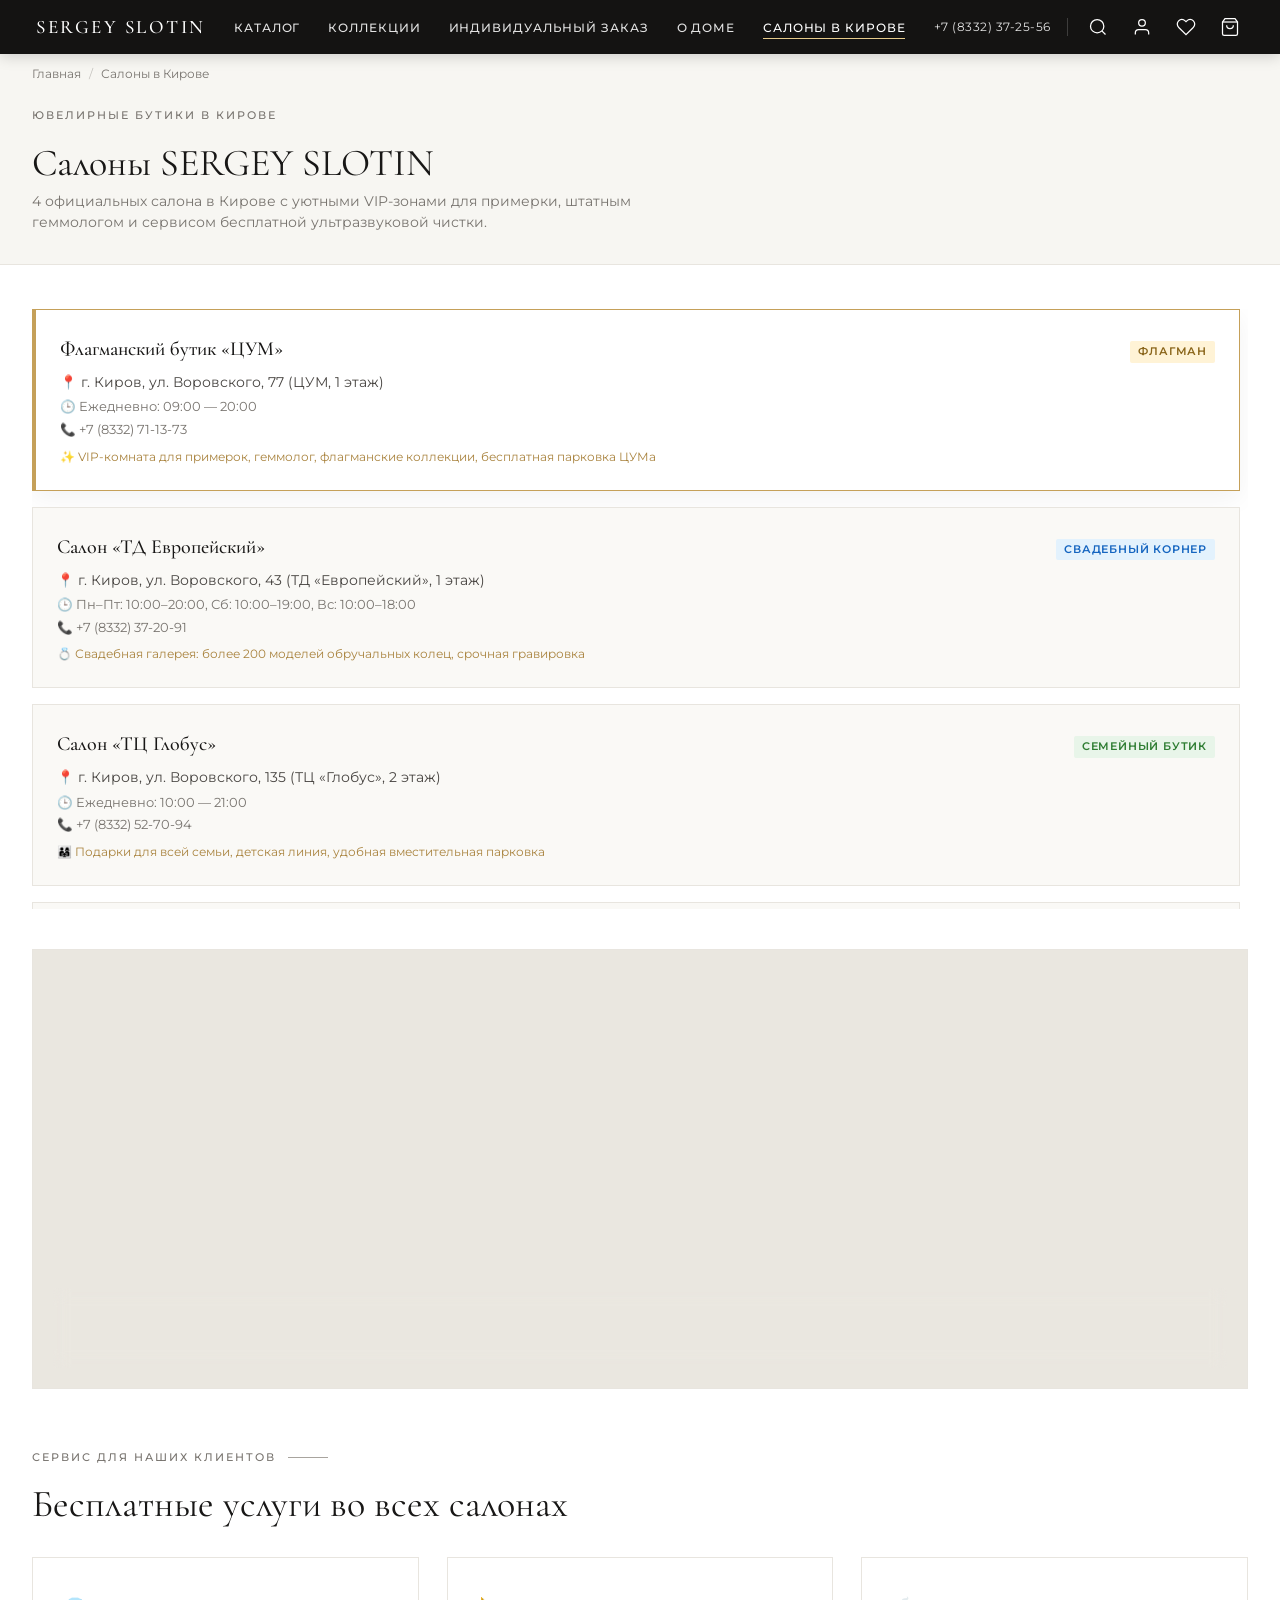
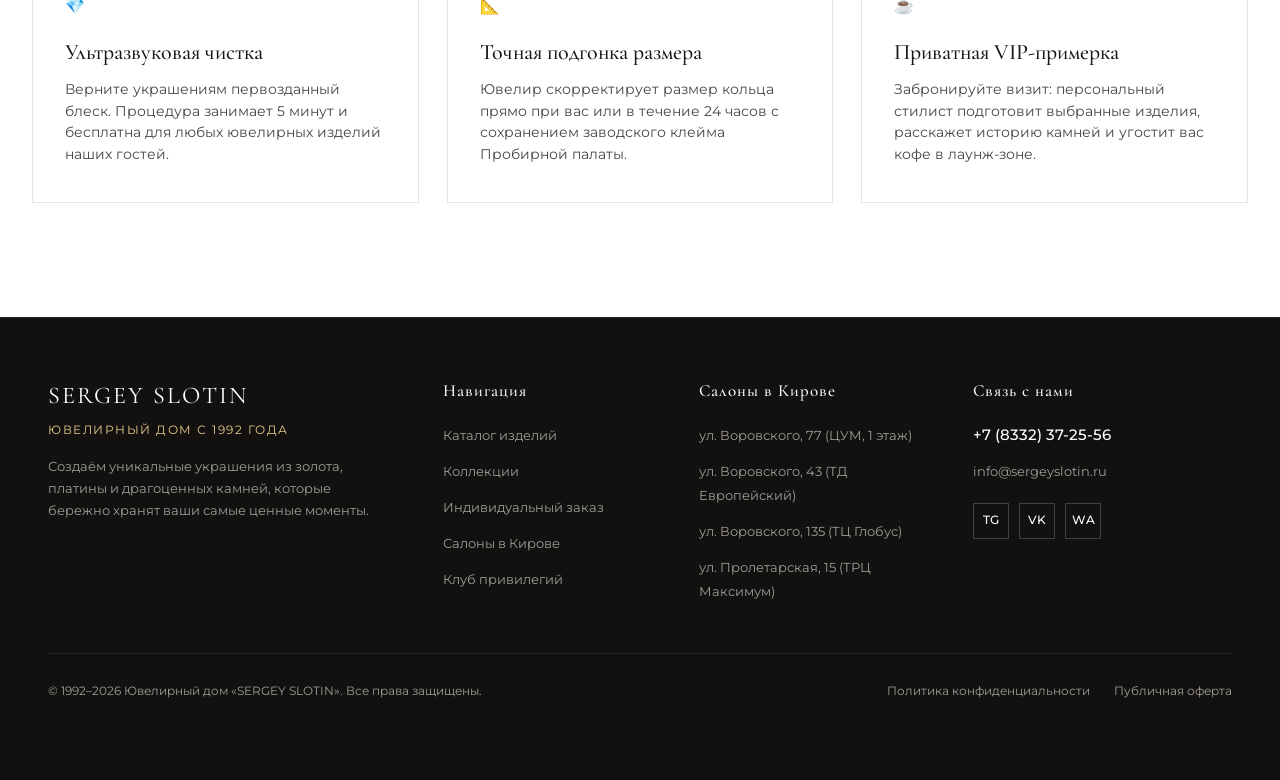
<file: v2/salons.html>
<!DOCTYPE html>
<html lang="ru">
<head>
  <meta charset="UTF-8">
  <meta name="viewport" content="width=device-width, initial-scale=1.0, maximum-scale=5.0">
  <title>Салоны в Кирове | SERGEY SLOTIN — Ювелирный дом</title>
  
  <!-- Fonts -->
  <link rel="preconnect" href="https://fonts.googleapis.com">
  <link rel="preconnect" href="https://fonts.gstatic.com" crossorigin>
  <link href="https://fonts.googleapis.com/css2?family=Cormorant+Garamond:ital,wght@0,300;0,400;0,500;0,600;0,700;1,400;1,500&family=Montserrat:wght@200;300;400;500;600&display=swap" rel="stylesheet">
  
  <!-- Stylesheet -->
  <link rel="stylesheet" href="css/styles.css">
</head>
<body>

  <!-- ================= HEADER ================= -->
  <header class="header inner-page-header" id="header">
    <div class="header-container">
      <a href="index.html" class="brand-logo">
        <span class="logo-main">SERGEY SLOTIN</span>
      </a>

      <nav class="nav-menu" id="navMenu">
        <ul class="nav-list">
          <li class="nav-item"><a href="catalog.html" class="nav-link">Каталог</a></li>
          <li class="nav-item"><a href="index.html#collections" class="nav-link">Коллекции</a></li>
          <li class="nav-item"><a href="index.html#bespoke" class="nav-link">Индивидуальный заказ</a></li>
          <li class="nav-item"><a href="index.html#about" class="nav-link">О доме</a></li>
          <li class="nav-item"><a href="salons.html" class="nav-link active">Салоны в Кирове</a></li>
        </ul>
        <div class="mobile-menu-footer">
          <a href="tel:+78332372556" class="mobile-phone">+7 (8332) 37-25-56</a>
          <p class="mobile-address">г. Киров: ЦУМ • ТД Европейский • ТЦ Глобус • ТРЦ Максимум</p>
        </div>
      </nav>

      <div class="header-actions">
        <a href="tel:+78332372556" class="header-phone-link desktop-only">+7 (8332) 37-25-56</a>
        
        <button class="action-btn" id="searchBtn" aria-label="Поиск" title="Поиск по сайту">
          <svg width="20" height="20" viewBox="0 0 24 24" fill="none" stroke="currentColor" stroke-width="1.5">
            <circle cx="11" cy="11" r="8"></circle>
            <line x1="21" y1="21" x2="16.65" y2="16.65"></line>
          </svg>
        </button>

        <a href="auth.html" class="action-btn" aria-label="Личный кабинет и Клуб привилегий" title="Клуб привилегий и личный кабинет">
          <svg width="20" height="20" viewBox="0 0 24 24" fill="none" stroke="currentColor" stroke-width="1.5">
            <path d="M20 21v-2a4 4 0 0 0-4-4H8a4 4 0 0 0-4 4v2"></path>
            <circle cx="12" cy="7" r="4"></circle>
          </svg>
        </a>

        <button class="action-btn" id="wishlistBtn" aria-label="Избранное">
          <svg width="20" height="20" viewBox="0 0 24 24" fill="none" stroke="currentColor" stroke-width="1.5">
            <path d="M20.84 4.61a5.5 5.5 0 0 0-7.78 0L12 5.67l-1.06-1.06a5.5 5.5 0 0 0-7.78 7.78l1.06 1.06L12 21.23l7.78-7.78 1.06-1.06a5.5 5.5 0 0 0 0-7.78z"></path>
          </svg>
          <span class="badge" id="wishlistBadge">0</span>
        </button>

        <button class="action-btn" id="cartBtn" aria-label="Корзина">
          <svg width="20" height="20" viewBox="0 0 24 24" fill="none" stroke="currentColor" stroke-width="1.5">
            <path d="M6 2L3 6v14a2 2 0 0 0 2 2h14a2 2 0 0 0 2-2V6l-3-4z"></path>
            <line x1="3" y1="6" x2="21" y2="6"></line>
            <path d="M16 10a4 4 0 0 1-8 0"></path>
          </svg>
          <span class="badge" id="cartBadge">0</span>
        </button>

        <button class="burger-menu-btn" id="burgerBtn" aria-label="Открыть меню">
          <span></span>
          <span></span>
          <span></span>
        </button>
      </div>
    </div>
  </header>

  <!-- ================= BREADCRUMBS & HERO ================= -->
  <div class="breadcrumbs-bar">
    <div class="breadcrumbs">
      <a href="index.html">Главная</a>
      <span class="sep">/</span>
      <span>Салоны в Кирове</span>
    </div>
  </div>

  <section class="page-hero-banner">
    <div class="page-hero-container">
      <span class="section-eyebrow">ЮВЕЛИРНЫЕ БУТИКИ В КИРОВЕ</span>
      <h1 class="page-title">Салоны SERGEY SLOTIN</h1>
      <p class="page-subtitle">4 официальных салона в Кирове с уютными VIP-зонами для примерки, штатным геммологом и сервисом бесплатной ультразвуковой чистки.</p>
    </div>
  </section>

  <!-- ================= SALONS INTERACTIVE DIRECTORY & MAP ================= -->
  <section class="salons-page-section">
    <div class="salons-page-container">
      <div class="salons-page-split">
        <!-- Salons List Column (Click to select salon on map) -->
        <div class="salons-list-column">
          <!-- Salon 1: TSUM -->
          <div class="salon-directory-card active" data-id="salon-tsum">
            <div class="salon-dir-header">
              <h3 class="salon-dir-title">Флагманский бутик «ЦУМ»</h3>
              <span class="salon-dir-badge badge-gold">Флагман</span>
            </div>
            <p class="salon-dir-address">📍 г. Киров, ул. Воровского, 77 (ЦУМ, 1 этаж)</p>
            <p class="salon-dir-schedule">🕒 Ежедневно: 09:00 — 20:00</p>
            <p class="salon-dir-phone">📞 <a href="tel:+78332711373">+7 (8332) 71-13-73</a></p>
            <p class="salon-dir-features">✨ VIP-комната для примерок, геммолог, флагманские коллекции, бесплатная парковка ЦУМа</p>
          </div>

          <!-- Salon 2: Evropeyskiy -->
          <div class="salon-directory-card" data-id="salon-evro">
            <div class="salon-dir-header">
              <h3 class="salon-dir-title">Салон «ТД Европейский»</h3>
              <span class="salon-dir-badge badge-blue">Свадебный корнер</span>
            </div>
            <p class="salon-dir-address">📍 г. Киров, ул. Воровского, 43 (ТД «Европейский», 1 этаж)</p>
            <p class="salon-dir-schedule">🕒 Пн–Пт: 10:00–20:00, Сб: 10:00–19:00, Вс: 10:00–18:00</p>
            <p class="salon-dir-phone">📞 <a href="tel:+78332372091">+7 (8332) 37-20-91</a></p>
            <p class="salon-dir-features">💍 Свадебная галерея: более 200 моделей обручальных колец, срочная гравировка</p>
          </div>

          <!-- Salon 3: Globus -->
          <div class="salon-directory-card" data-id="salon-globus">
            <div class="salon-dir-header">
              <h3 class="salon-dir-title">Салон «ТЦ Глобус»</h3>
              <span class="salon-dir-badge badge-green">Семейный бутик</span>
            </div>
            <p class="salon-dir-address">📍 г. Киров, ул. Воровского, 135 (ТЦ «Глобус», 2 этаж)</p>
            <p class="salon-dir-schedule">🕒 Ежедневно: 10:00 — 21:00</p>
            <p class="salon-dir-phone">📞 <a href="tel:+78332527094">+7 (8332) 52-70-94</a></p>
            <p class="salon-dir-features">👨‍👩‍👧 Подарки для всей семьи, детская линия, удобная вместительная парковка</p>
          </div>

          <!-- Salon 4: Maximum -->
          <div class="salon-directory-card" data-id="salon-maximum">
            <div class="salon-dir-header">
              <h3 class="salon-dir-title">Салон «ТРЦ Максимум»</h3>
              <span class="salon-dir-badge badge-purple">Подарки и часы</span>
            </div>
            <p class="salon-dir-address">📍 г. Киров, ул. Пролетарская, 15 (ТРЦ «Максимум», 1 этаж)</p>
            <p class="salon-dir-schedule">🕒 Ежедневно: 09:00 — 20:00</p>
            <p class="salon-dir-phone">📞 <a href="tel:+78332711787">+7 (8332) 71-17-87</a></p>
            <p class="salon-dir-features">⌚ Мужская коллекция: часы, запонки, зажимы, столовое серебро, экспресс-подгонка</p>
          </div>
        </div>

        <!-- Interactive Map Column (Yandex Maps Embed) -->
        <div class="salon-map-column">
          <div class="map-wrapper">
            <iframe id="mapIframe" src="https://yandex.ru/map-widget/v1/?ll=49.6465%2C58.5912&z=14&pt=49.6465%2C58.5912,pm2rdm" title="Яндекс Карта салонов Сергей Слотин Киров"></iframe>
          </div>

          <!-- Map Info Card -->
          <div class="map-overlay-info">
            <div class="map-info-text">
              <h4 id="mapOverlayTitle">Флагманский бутик «ЦУМ»</h4>
              <p id="mapOverlayAddress">г. Киров, ул. Воровского, 77 (ЦУМ, 1 этаж)</p>
            </div>
            <button class="btn btn-primary-gold" id="mapBookBtn" data-action="book-fitting" data-salon="ул. Воровского, 77 (ЦУМ)">Записаться в салон</button>
          </div>
        </div>
      </div>

      <!-- Complimentary Boutique Services -->
      <div style="margin-bottom: 70px;">
        <div class="section-eyebrow">
          <span>СЕРВИС ДЛЯ НАШИХ КЛИЕНТОВ</span>
          <span class="eyebrow-line"></span>
        </div>
        <h2 class="section-heading" style="margin-bottom: 30px;">Бесплатные услуги во всех салонах</h2>

        <div class="about-pillars-grid">
          <div class="pillar-card">
            <div class="pillar-icon">💎</div>
            <h3>Ультразвуковая чистка</h3>
            <p>Верните украшениям первозданный блеск. Процедура занимает 5 минут и бесплатна для любых ювелирных изделий наших гостей.</p>
          </div>

          <div class="pillar-card">
            <div class="pillar-icon">📐</div>
            <h3>Точная подгонка размера</h3>
            <p>Ювелир скорректирует размер кольца прямо при вас или в течение 24 часов с сохранением заводского клейма Пробирной палаты.</p>
          </div>

          <div class="pillar-card">
            <div class="pillar-icon">☕</div>
            <h3>Приватная VIP-примерка</h3>
            <p>Забронируйте визит: персональный стилист подготовит выбранные изделия, расскажет историю камней и угостит вас кофе в лаунж-зоне.</p>
          </div>
        </div>
      </div>
    </div>
  </section>

  <!-- ================= BOOKING MODAL ================= -->
  <div class="modal" id="checkoutModal">
    <div class="modal-backdrop" id="checkoutBackdrop"></div>
    <div class="modal-dialog checkout-dialog">
      <button class="modal-close" id="checkoutCloseBtn" aria-label="Закрыть">✕</button>
      
      <div id="checkoutFormWrapper">
        <div class="modal-header">
          <h3 class="modal-title" id="modalDialogTitle">Запись на примерку в салон</h3>
          <p class="modal-subtitle" id="modalDialogSub">Персональный стилист подготовит украшения к вашему визиту</p>
        </div>
        <form class="checkout-form" id="checkoutForm">
          <div class="form-group">
            <label for="userName">Ваше имя *</label>
            <input type="text" id="userName" required placeholder="Анна Смирнова">
          </div>
          <div class="form-group">
            <label for="userPhone">Номер телефона *</label>
            <input type="tel" id="userPhone" required placeholder="+7 (999) 000-00-00">
          </div>
          <div class="form-group">
            <label for="pickupSalon">Выберите салон в Кирове *</label>
            <select id="pickupSalon">
              <option value="ул. Воровского, 77 (ЦУМ, 1 этаж)">Флагманский бутик — ул. Воровского, 77 (ЦУМ)</option>
              <option value="ул. Воровского, 43 (ТД Европейский)">Салон «ТД Европейский» — ул. Воровского, 43</option>
              <option value="ул. Воровского, 135 (ТЦ Глобус)">Салон «ТЦ Глобус» — ул. Воровского, 135</option>
              <option value="ул. Пролетарская, 15 (ТРЦ Максимум)">Салон «ТРЦ Максимум» — ул. Пролетарская, 15</option>
              <option value="Доставка курьером">Курьерская доставка по Кирову (бесплатно)</option>
            </select>
          </div>
          <div class="form-group">
            <label for="userComment">Удобное время или пожелания</label>
            <input type="text" id="userComment" placeholder="Например: завтра около 18:00, примерка обручальных колец">
          </div>
          <button type="submit" class="btn btn-checkout-submit" id="submitFormBtn">Подтвердить запись</button>
        </form>
      </div>

      <div class="checkout-success" id="checkoutSuccess" style="display: none;">
        <div class="success-icon">✓</div>
        <h3>Заявка успешно принята!</h3>
        <p class="order-number">Номер бронирования: <strong id="orderIdNum">#SL-2841</strong></p>
        <p class="order-info">Наш персональный консультант свяжется с вами в течение 10 минут для подтверждения времени визита.</p>
        <button class="btn btn-outline-dark" id="orderDoneBtn">Отлично</button>
      </div>
    </div>
  </div>

  <!-- ================= CART DRAWER ================= -->
  <aside class="cart-drawer" id="cartDrawer" aria-label="Корзина покупок">
    <div class="cart-backdrop" id="cartBackdrop"></div>
    <div class="cart-panel">
      <div class="cart-header">
        <div class="cart-header-title">
          <h3>Корзина</h3>
          <span class="cart-count-badge" id="cartDrawerCount">(0)</span>
        </div>
        <button class="cart-close-btn" id="cartCloseBtn" aria-label="Закрыть корзину">✕</button>
      </div>

      <div class="cart-items-wrapper" id="cartItemsList"></div>

      <div class="cart-empty-state" id="cartEmptyState">
        <svg width="48" height="48" viewBox="0 0 24 24" fill="none" stroke="currentColor" stroke-width="1">
          <path d="M6 2L3 6v14a2 2 0 0 0 2 2h14a2 2 0 0 0 2-2V6l-3-4z"></path>
          <line x1="3" y1="6" x2="21" y2="6"></line>
          <path d="M16 10a4 4 0 0 1-8 0"></path>
        </svg>
        <p>Ваша корзина пока пуста</p>
        <a href="catalog.html" class="btn btn-outline-dark cart-empty-btn">Перейти в каталог</a>
      </div>

      <div class="cart-footer" id="cartFooter">
        <div class="cart-summary-row">
          <span>Сумма заказа:</span>
          <span class="cart-total-price" id="cartTotalPrice">0 ₽</span>
        </div>
        <p class="cart-delivery-note">Бесплатная примерка и выдача в любом салоне SERGEY SLOTIN в Кирове</p>
        <button class="btn btn-checkout" id="checkoutBtn">
          <span>Оформить заказ</span>
          <span class="arrow-icon">→</span>
        </button>
      </div>
    </div>
  </aside>

  <!-- ================= SEARCH OVERLAY ================= -->
  <div class="search-overlay" id="searchOverlay">
    <button class="search-close" id="searchCloseBtn" aria-label="Закрыть поиск">✕</button>
    <div class="search-box">
      <input type="text" placeholder="Поиск по украшениям, камням или артикулу..." id="searchInput">
      <button class="search-submit" aria-label="Искать">
        <svg width="24" height="24" viewBox="0 0 24 24" fill="none" stroke="currentColor" stroke-width="2">
          <circle cx="11" cy="11" r="8"></circle>
          <line x1="21" y1="21" x2="16.65" y2="16.65"></line>
        </svg>
      </button>
    </div>
  </div>

  <!-- ================= MOBILE BOTTOM NAVIGATION ================= -->
  <nav class="mobile-bottom-nav" id="mobileBottomNav" aria-label="Мобильная навигация">
    <a href="index.html" class="mobile-nav-item">
      <svg width="20" height="20" viewBox="0 0 24 24" fill="none" stroke="currentColor" stroke-width="1.8">
        <path d="M3 9l9-7 9 7v11a2 2 0 0 1-2 2H5a2 2 0 0 1-2-2z"></path>
      </svg>
      <span>Главная</span>
    </a>
    <a href="catalog.html" class="mobile-nav-item">
      <svg width="20" height="20" viewBox="0 0 24 24" fill="none" stroke="currentColor" stroke-width="1.8">
        <rect x="3" y="3" width="7" height="7"></rect>
        <rect x="14" y="3" width="7" height="7"></rect>
        <rect x="14" y="14" width="7" height="7"></rect>
        <rect x="3" y="14" width="7" height="7"></rect>
      </svg>
      <span>Каталог</span>
    </a>
    <button class="mobile-nav-item mobile-cart-trigger" id="mobileCartBtn">
      <div class="mobile-cart-icon-box">
        <svg width="20" height="20" viewBox="0 0 24 24" fill="none" stroke="currentColor" stroke-width="1.8">
          <path d="M6 2L3 6v14a2 2 0 0 0 2 2h14a2 2 0 0 0 2-2V6l-3-4z"></path>
          <line x1="3" y1="6" x2="21" y2="6"></line>
          <path d="M16 10a4 4 0 0 1-8 0"></path>
        </svg>
        <span class="badge" id="mobileCartBadge">0</span>
      </div>
      <span>Корзина</span>
    </button>
    <a href="salons.html" class="mobile-nav-item active">
      <svg width="20" height="20" viewBox="0 0 24 24" fill="none" stroke="currentColor" stroke-width="1.8">
        <path d="M21 10c0 7-9 13-9 13s-9-6-9-13a9 9 0 0 1 18 0z"></path>
        <circle cx="12" cy="10" r="3"></circle>
      </svg>
      <span>Салоны</span>
    </a>
    <a href="auth.html" class="mobile-nav-item">
      <svg width="20" height="20" viewBox="0 0 24 24" fill="none" stroke="currentColor" stroke-width="1.8">
        <path d="M20 21v-2a4 4 0 0 0-4-4H8a4 4 0 0 0-4 4v2"></path>
        <circle cx="12" cy="7" r="4"></circle>
      </svg>
      <span>Клуб</span>
    </a>
  </nav>

  <!-- Toast Notification -->
  <div class="toast-notification" id="toastNotification">
    <div class="toast-content">
      <span class="toast-icon">✓</span>
      <span class="toast-message" id="toastMessage">Товар добавлен в корзину</span>
    </div>
  </div>

  <!-- FOOTER -->
  <footer class="footer" id="contacts">
    <div class="footer-container">
      <div class="footer-top">
        <div class="footer-col brand-col">
          <div class="footer-logo">SERGEY SLOTIN</div>
          <p class="footer-subtitle">Ювелирный дом с 1992 года</p>
          <p class="footer-desc">
            Создаём уникальные украшения из золота, платины и драгоценных камней, которые бережно хранят ваши самые ценные моменты.
          </p>
        </div>

        <div class="footer-col">
          <h4 class="footer-col-title">Навигация</h4>
          <ul class="footer-links">
            <li><a href="catalog.html">Каталог изделий</a></li>
            <li><a href="index.html#collections">Коллекции</a></li>
            <li><a href="index.html#bespoke">Индивидуальный заказ</a></li>
            <li><a href="salons.html">Салоны в Кирове</a></li>
            <li><a href="auth.html">Клуб привилегий</a></li>
          </ul>
        </div>

        <div class="footer-col">
          <h4 class="footer-col-title">Салоны в Кирове</h4>
          <ul class="footer-links">
            <li><span>ул. Воровского, 77 (ЦУМ, 1 этаж)</span></li>
            <li><span>ул. Воровского, 43 (ТД Европейский)</span></li>
            <li><span>ул. Воровского, 135 (ТЦ Глобус)</span></li>
            <li><span>ул. Пролетарская, 15 (ТРЦ Максимум)</span></li>
          </ul>
        </div>

        <div class="footer-col">
          <h4 class="footer-col-title">Связь с нами</h4>
          <ul class="footer-links">
            <li><a href="tel:+78332372556" class="phone-link">+7 (8332) 37-25-56</a></li>
            <li><a href="mailto:info@sergeyslotin.ru">info@sergeyslotin.ru</a></li>
          </ul>
          <div class="social-links">
            <a href="#" class="social-icon" aria-label="Telegram">TG</a>
            <a href="#" class="social-icon" aria-label="VKontakte">VK</a>
            <a href="#" class="social-icon" aria-label="WhatsApp">WA</a>
          </div>
        </div>
      </div>

      <div class="footer-bottom">
        <p class="copyright">© 1992–2026 Ювелирный дом «SERGEY SLOTIN». Все права защищены.</p>
        <div class="legal-links">
          <a href="#">Политика конфиденциальности</a>
          <a href="#">Публичная оферта</a>
        </div>
      </div>
    </div>
  </footer>

  <!-- Scripts -->
  <script src="js/products-data.js"></script>
  <script src="js/main.js"></script>
</body>
</html>
</file>
<file: css/styles.css>
/* ==========================================================================
   SERGEY SLOTIN — LUXURY JEWELRY HOUSE STYLESHEET
   Full responsive styling with Catalog, Cart Drawer, and Mobile Optimization
   ========================================================================== */

/* --- Reset & CSS Variables --- */
:root {
  --font-serif: 'Cormorant Garamond', 'Times New Roman', Georgia, serif;
  --font-sans: 'Montserrat', -apple-system, BlinkMacSystemFont, 'Segoe UI', Roboto, sans-serif;
  
  /* Color Palette */
  --bg-dark: #171514;
  --bg-dark-surface: #221f1d;
  --bg-light: #ffffff;
  --bg-sand: #f5f4f0;
  --bg-sand-warm: #ecebe6;
  --bg-card: #fbfbfa;
  
  --text-white: #ffffff;
  --text-white-dim: rgba(255, 255, 255, 0.85);
  --text-white-muted: rgba(255, 255, 255, 0.6);
  --text-dark: #1a1a1a;
  --text-dark-secondary: #4a4a4a;
  --text-dark-muted: #737373;
  --accent-gold: #c5a059;
  
  --border-light: rgba(255, 255, 255, 0.35);
  --border-dark: #1a1a1a;
  --border-subtle: #e6e4df;
  
  --transition-smooth: all 0.35s cubic-bezier(0.16, 1, 0.3, 1);
  --bottom-nav-height: 64px;
}

*, *::before, *::after {
  box-sizing: border-box;
  margin: 0;
  padding: 0;
}

html {
  scroll-behavior: smooth;
  font-size: 16px;
  -webkit-font-smoothing: antialiased;
  -moz-osx-font-smoothing: grayscale;
}

body {
  font-family: var(--font-sans);
  background-color: var(--bg-light);
  color: var(--text-dark);
  line-height: 1.5;
  overflow-x: hidden;
}

img {
  max-width: 100%;
  display: block;
}

a {
  text-decoration: none;
  color: inherit;
}

button {
  cursor: pointer;
  border: none;
  background: none;
  font-family: inherit;
  color: inherit;
}

input, select {
  font-family: inherit;
}

/* ==========================================================================
   HEADER / NAVBAR
   ========================================================================== */
.header {
  position: absolute;
  top: 0;
  left: 0;
  width: 100%;
  z-index: 100;
  padding: 28px 48px;
  transition: var(--transition-smooth);
}

.header.scrolled {
  position: fixed;
  background-color: rgba(23, 21, 20, 0.96);
  backdrop-filter: blur(12px);
  padding: 16px 48px;
  box-shadow: 0 4px 24px rgba(0, 0, 0, 0.2);
}

.header-container {
  max-width: 1720px;
  margin: 0 auto;
  display: flex;
  align-items: center;
  justify-content: space-between;
}

.brand-logo {
  font-family: var(--font-serif);
  font-size: 24px;
  letter-spacing: 1.5px;
  color: var(--text-white);
  font-weight: 500;
  text-transform: uppercase;
  transition: opacity 0.25s ease;
}

.brand-logo:hover {
  opacity: 0.85;
}

.nav-menu {
  display: flex;
  align-items: center;
}

.nav-list {
  display: flex;
  list-style: none;
  gap: 36px;
}

.nav-link {
  font-size: 13px;
  font-weight: 400;
  color: var(--text-white-dim);
  letter-spacing: 0.6px;
  transition: color 0.25s ease;
  position: relative;
  padding-bottom: 4px;
}

.nav-link::after {
  content: '';
  position: absolute;
  bottom: 0;
  left: 0;
  width: 0;
  height: 1px;
  background-color: var(--text-white);
  transition: width 0.3s ease;
}

.nav-link:hover {
  color: var(--text-white);
}

.nav-link:hover::after {
  width: 100%;
}

.mobile-menu-footer {
  display: none;
}

.header-actions {
  display: flex;
  align-items: center;
  gap: 20px;
  color: var(--text-white);
}

.action-btn {
  position: relative;
  display: flex;
  align-items: center;
  justify-content: center;
  color: var(--text-white);
  padding: 6px;
  transition: transform 0.2s ease, opacity 0.2s ease;
}

.action-btn:hover {
  transform: translateY(-1px);
  opacity: 0.85;
}

.badge {
  position: absolute;
  top: -4px;
  right: -6px;
  background-color: #ffffff;
  color: #171514;
  font-size: 10px;
  font-weight: 700;
  border-radius: 50%;
  width: 16px;
  height: 16px;
  display: flex;
  align-items: center;
  justify-content: center;
  transition: transform 0.25s cubic-bezier(0.175, 0.885, 0.32, 1.275);
}

.burger-menu-btn {
  display: none;
  flex-direction: column;
  justify-content: center;
  gap: 5px;
  width: 28px;
  height: 24px;
  z-index: 105;
}

.burger-menu-btn span {
  display: block;
  width: 100%;
  height: 1.5px;
  background-color: var(--text-white);
  transition: var(--transition-smooth);
}

.burger-menu-btn.active span:nth-child(1) {
  transform: translateY(6.5px) rotate(45deg);
}

.burger-menu-btn.active span:nth-child(2) {
  opacity: 0;
}

.burger-menu-btn.active span:nth-child(3) {
  transform: translateY(-6.5px) rotate(-45deg);
}

/* ==========================================================================
   BUTTONS & COMMON UI
   ========================================================================== */
.btn {
  display: inline-flex;
  align-items: center;
  justify-content: center;
  gap: 16px;
  padding: 13px 28px;
  font-size: 13px;
  font-weight: 400;
  letter-spacing: 0.8px;
  transition: var(--transition-smooth);
  cursor: pointer;
}

.btn-outline-white {
  color: var(--text-white);
  border: 1px solid var(--border-light);
  background-color: rgba(255, 255, 255, 0.04);
}

.btn-outline-white:hover {
  background-color: var(--text-white);
  color: var(--bg-dark);
  border-color: var(--text-white);
}

.btn-outline-white .arrow-icon {
  font-size: 15px;
  transition: transform 0.3s ease;
}

.btn-outline-white:hover .arrow-icon {
  transform: translateX(4px);
}

.btn-outline-dark {
  color: var(--text-dark);
  border: 1px solid var(--border-dark);
  background-color: transparent;
}

.btn-outline-dark:hover {
  background-color: var(--text-dark);
  color: var(--text-white);
}

.btn-outline-dark .arrow-icon {
  font-size: 15px;
  transition: transform 0.3s ease;
}

.btn-outline-dark:hover .arrow-icon {
  transform: translateX(4px);
}

/* Section Eyebrow Header */
.section-eyebrow, .hero-eyebrow {
  display: flex;
  align-items: center;
  gap: 14px;
  font-size: 11px;
  font-weight: 500;
  letter-spacing: 2px;
  text-transform: uppercase;
  margin-bottom: 24px;
}

.hero-eyebrow {
  color: var(--text-white-muted);
}

.hero-eyebrow .eyebrow-line {
  display: inline-block;
  width: 48px;
  height: 1px;
  background-color: rgba(255, 255, 255, 0.4);
}

.section-eyebrow {
  color: var(--text-dark);
}

.section-eyebrow .eyebrow-line {
  display: inline-block;
  width: 48px;
  height: 1px;
  background-color: #888888;
}

/* Section Heading */
.section-heading {
  font-family: var(--font-serif);
  font-size: 44px;
  font-weight: 400;
  line-height: 1.15;
  color: var(--text-dark);
  margin-bottom: 20px;
}

.section-description {
  font-size: 14.5px;
  font-weight: 300;
  line-height: 1.7;
  color: var(--text-dark-secondary);
  margin-bottom: 36px;
  max-width: 460px;
}

/* ==========================================================================
   HERO SECTION
   ========================================================================== */
.hero-section {
  position: relative;
  background-color: var(--bg-dark);
  color: var(--text-white);
  min-height: 100vh;
  display: flex;
  align-items: stretch;
  overflow: hidden;
}

.hero-container {
  display: grid;
  grid-template-columns: 46% 54%;
  width: 100%;
  min-height: 100vh;
}

.hero-content {
  display: flex;
  flex-direction: column;
  justify-content: center;
  padding: 160px 60px 70px 84px;
  position: relative;
  z-index: 2;
}

.hero-title {
  font-family: var(--font-serif);
  font-size: clamp(64px, 7vw, 108px);
  font-weight: 300;
  line-height: 0.92;
  letter-spacing: 1.5px;
  text-transform: uppercase;
  margin-bottom: 28px;
  display: flex;
  flex-direction: column;
}

.hero-title span {
  display: block;
}

.hero-tagline {
  font-size: 13.5px;
  font-weight: 300;
  letter-spacing: 4.5px;
  text-transform: uppercase;
  color: var(--text-white-dim);
  margin-bottom: 40px;
  transition: opacity 0.3s ease;
}

.hero-actions {
  margin-bottom: auto;
}

/* Hero Slider Navigation with 3s progress indicator */
.hero-slider-nav {
  display: flex;
  align-items: center;
  gap: 24px;
  margin-top: 60px;
  color: var(--text-white-muted);
  font-size: 13px;
  letter-spacing: 1px;
}

.slider-counter {
  display: flex;
  align-items: center;
  gap: 6px;
  font-variant-numeric: tabular-nums;
}

.slider-counter .current-slide {
  color: var(--text-white);
  font-weight: 500;
}

.slider-counter .divider {
  opacity: 0.4;
}

.slider-progress-line {
  width: 90px;
  height: 2px;
  background-color: rgba(255, 255, 255, 0.2);
  position: relative;
  overflow: hidden;
  border-radius: 1px;
}

.slider-progress-line .progress-bar {
  position: absolute;
  top: 0;
  left: 0;
  height: 100%;
  width: 0%;
  background-color: var(--text-white);
  transition: width 0.1s linear;
}

.slider-arrows {
  display: flex;
  gap: 16px;
  margin-left: 8px;
}

.slider-arrow {
  color: var(--text-white-muted);
  font-size: 16px;
  padding: 4px 6px;
  transition: color 0.2s ease, transform 0.2s ease;
}

.slider-arrow:hover {
  color: var(--text-white);
  transform: scale(1.15);
}

/* Hero Visual Column */
.hero-visual {
  position: relative;
  height: 100%;
  width: 100%;
  overflow: hidden;
}

.hero-image-wrapper {
  position: relative;
  height: 100%;
  width: 100%;
}

.hero-image {
  width: 100%;
  height: 100%;
  object-fit: cover;
  object-position: center top;
  transition: opacity 0.6s cubic-bezier(0.16, 1, 0.3, 1), transform 0.8s ease;
}

.hero-image-overlay {
  position: absolute;
  inset: 0;
  background: linear-gradient(to right, rgba(23, 21, 20, 0.95) 0%, rgba(23, 21, 20, 0.4) 12%, transparent 35%),
              linear-gradient(to top, rgba(23, 21, 20, 0.8) 0%, transparent 20%);
  pointer-events: none;
}

/* ==========================================================================
   COLLECTIONS GRID SECTION
   ========================================================================== */
.collections-section {
  background-color: #ffffff;
  padding: 4px 0;
}

.collections-grid {
  display: grid;
  grid-template-columns: repeat(4, 1fr);
  gap: 4px;
  background-color: #ffffff;
}

.collection-card {
  position: relative;
  height: 380px;
  overflow: hidden;
  cursor: pointer;
  background-color: #1a1a1a;
}

.card-image-box {
  width: 100%;
  height: 100%;
  position: relative;
  overflow: hidden;
}

.card-image-box img {
  width: 100%;
  height: 100%;
  object-fit: cover;
  transition: transform 0.6s cubic-bezier(0.16, 1, 0.3, 1);
}

.card-overlay {
  position: absolute;
  inset: 0;
  background: linear-gradient(to top, rgba(0, 0, 0, 0.72) 0%, rgba(0, 0, 0, 0.2) 45%, transparent 80%);
  transition: opacity 0.35s ease;
}

.card-info {
  position: absolute;
  bottom: 0;
  left: 0;
  width: 100%;
  padding: 24px 28px;
  display: flex;
  align-items: flex-end;
  justify-content: space-between;
  z-index: 2;
  color: var(--text-white);
}

.card-title {
  font-family: var(--font-sans);
  font-size: 13px;
  font-weight: 400;
  letter-spacing: 1.6px;
  text-transform: uppercase;
  line-height: 1.4;
  color: var(--text-white);
}

.card-arrow {
  font-size: 18px;
  color: var(--text-white);
  transition: transform 0.3s cubic-bezier(0.16, 1, 0.3, 1);
}

.card-full-link {
  position: absolute;
  inset: 0;
  z-index: 3;
}

.collection-card:hover .card-image-box img {
  transform: scale(1.06);
}

.collection-card:hover .card-arrow {
  transform: translateX(6px);
}

.collection-card:hover .card-overlay {
  background: linear-gradient(to top, rgba(0, 0, 0, 0.8) 0%, rgba(0, 0, 0, 0.3) 50%, transparent 85%);
}

/* ==========================================================================
   PRODUCT CATALOG SECTION
   ========================================================================== */
.catalog-section {
  padding: 100px 84px;
  background-color: var(--bg-light);
  border-top: 1px solid var(--border-subtle);
  border-bottom: 1px solid var(--border-subtle);
}

.catalog-container {
  max-width: 1720px;
  margin: 0 auto;
}

.catalog-header {
  margin-bottom: 48px;
}

.catalog-title-row {
  display: flex;
  justify-content: space-between;
  align-items: flex-end;
  flex-wrap: wrap;
  gap: 20px;
  margin-bottom: 32px;
}

.catalog-title-row .section-heading {
  margin-bottom: 0;
}

.catalog-subtitle {
  font-size: 14.5px;
  color: var(--text-dark-muted);
  max-width: 500px;
}

/* Category Filter Tabs */
.catalog-filter-bar {
  display: flex;
  gap: 12px;
  overflow-x: auto;
  padding-bottom: 8px;
  scrollbar-width: none;
}

.catalog-filter-bar::-webkit-scrollbar {
  display: none;
}

.filter-tab {
  display: inline-flex;
  align-items: center;
  gap: 8px;
  padding: 10px 22px;
  font-size: 13px;
  font-weight: 400;
  letter-spacing: 0.6px;
  border: 1px solid var(--border-subtle);
  background-color: #ffffff;
  color: var(--text-dark-secondary);
  border-radius: 40px;
  white-space: nowrap;
  transition: var(--transition-smooth);
}

.filter-tab:hover {
  border-color: var(--text-dark);
  color: var(--text-dark);
}

.filter-tab.active {
  background-color: var(--text-dark);
  color: var(--text-white);
  border-color: var(--text-dark);
}

.filter-count {
  font-size: 11px;
  opacity: 0.7;
}

/* Products Grid */
.products-grid {
  display: grid;
  grid-template-columns: repeat(4, 1fr);
  gap: 28px;
}

.product-card {
  background-color: var(--bg-card);
  border: 1px solid #f0eee9;
  display: flex;
  flex-direction: column;
  position: relative;
  transition: transform 0.35s ease, box-shadow 0.35s ease, border-color 0.35s ease;
}

.product-card:hover {
  transform: translateY(-4px);
  box-shadow: 0 16px 36px rgba(0, 0, 0, 0.06);
  border-color: #dcd8d0;
}

.product-thumb-box {
  position: relative;
  width: 100%;
  aspect-ratio: 1 / 1;
  background-color: #ffffff;
  overflow: hidden;
  display: flex;
  align-items: center;
  justify-content: center;
  padding: 20px;
}

.product-thumb-box img {
  width: 100%;
  height: 100%;
  object-fit: contain;
  transition: transform 0.4s ease;
}

.product-card:hover .product-thumb-box img {
  transform: scale(1.08);
}

.product-badge {
  position: absolute;
  top: 14px;
  left: 14px;
  background-color: var(--text-dark);
  color: #ffffff;
  font-size: 10.5px;
  font-weight: 500;
  letter-spacing: 0.8px;
  padding: 4px 10px;
  text-transform: uppercase;
  z-index: 2;
}

.product-wishlist-btn {
  position: absolute;
  top: 12px;
  right: 12px;
  width: 34px;
  height: 34px;
  border-radius: 50%;
  background-color: rgba(255, 255, 255, 0.9);
  display: flex;
  align-items: center;
  justify-content: center;
  color: var(--text-dark-secondary);
  transition: var(--transition-smooth);
  z-index: 2;
  box-shadow: 0 2px 8px rgba(0,0,0,0.06);
}

.product-wishlist-btn:hover, .product-wishlist-btn.active {
  color: #e53935;
  transform: scale(1.1);
}

.product-wishlist-btn.active svg {
  fill: #e53935;
}

.product-details {
  padding: 20px;
  display: flex;
  flex-direction: column;
  flex-grow: 1;
}

.product-category {
  font-size: 11px;
  letter-spacing: 1.2px;
  text-transform: uppercase;
  color: var(--text-dark-muted);
  margin-bottom: 6px;
}

.product-name {
  font-family: var(--font-serif);
  font-size: 19px;
  font-weight: 500;
  color: var(--text-dark);
  margin-bottom: 12px;
  line-height: 1.3;
}

.product-footer-row {
  margin-top: auto;
  display: flex;
  align-items: center;
  justify-content: space-between;
  padding-top: 14px;
  border-top: 1px solid #f0eee9;
}

.product-price {
  font-size: 18px;
  font-weight: 600;
  color: var(--text-dark);
}

.btn-add-cart {
  display: inline-flex;
  align-items: center;
  gap: 8px;
  padding: 9px 16px;
  font-size: 12px;
  font-weight: 500;
  letter-spacing: 0.5px;
  border: 1px solid var(--text-dark);
  color: var(--text-dark);
  background: transparent;
  transition: var(--transition-smooth);
}

.btn-add-cart:hover {
  background-color: var(--text-dark);
  color: #ffffff;
}

.btn-add-cart.added {
  background-color: #2e7d32;
  color: #ffffff;
  border-color: #2e7d32;
}

/* ==========================================================================
   ABOUT SECTION ("О БРЕНДЕ")
   ========================================================================== */
.about-section {
  background-color: #ffffff;
  overflow: hidden;
}

.about-container {
  display: grid;
  grid-template-columns: 46% 54%;
  align-items: center;
  min-height: 580px;
}

.about-visual {
  position: relative;
  height: 100%;
  width: 100%;
  min-height: 520px;
}

.about-image-wrapper {
  position: relative;
  height: 100%;
  width: 100%;
  overflow: hidden;
}

.about-image-wrapper img {
  width: 100%;
  height: 100%;
  object-fit: cover;
}

.about-gradient-blend {
  position: absolute;
  inset: 0;
  background: linear-gradient(to right, transparent 75%, rgba(255, 255, 255, 0.6) 90%, #ffffff 100%);
  pointer-events: none;
}

.about-content {
  display: grid;
  grid-template-columns: 1.35fr 1fr;
  gap: 40px;
  padding: 60px 80px 60px 60px;
  align-items: center;
}

.about-text-col {
  display: flex;
  flex-direction: column;
}

.about-features-col {
  display: flex;
  flex-direction: column;
  gap: 40px;
  border-left: 1px solid var(--border-subtle);
  padding-left: 48px;
}

.feature-item {
  display: flex;
  align-items: center;
  gap: 20px;
}

.feature-icon {
  display: flex;
  align-items: center;
  justify-content: center;
  color: var(--text-dark);
  flex-shrink: 0;
  transition: transform 0.3s ease;
}

.feature-item:hover .feature-icon {
  transform: translateY(-2px);
}

.feature-text {
  font-size: 14.5px;
  font-weight: 400;
  color: var(--text-dark);
  line-height: 1.35;
}

/* ==========================================================================
   SALONS SECTION ("НАШИ САЛОНЫ")
   ========================================================================== */
.salons-section {
  background-color: var(--bg-sand);
}

.salons-container {
  display: grid;
  grid-template-columns: 32% 68%;
  align-items: stretch;
  min-height: 540px;
}

.salons-content {
  background-color: var(--bg-sand);
  padding: 80px 50px 80px 84px;
  display: flex;
  flex-direction: column;
  justify-content: center;
}

.salons-visual {
  position: relative;
  height: 100%;
  width: 100%;
  min-height: 520px;
}

.salons-image-wrapper {
  height: 100%;
  width: 100%;
}

.salons-image-wrapper img {
  width: 100%;
  height: 100%;
  object-fit: cover;
}

.salons-scroll-indicator {
  position: absolute;
  right: 28px;
  bottom: 36px;
  display: flex;
  flex-direction: column;
  align-items: center;
  gap: 12px;
  color: var(--text-white);
  z-index: 5;
}

.salons-scroll-indicator .scroll-line {
  width: 1px;
  height: 54px;
  background-color: rgba(255, 255, 255, 0.45);
}

.salons-scroll-indicator .scroll-arrow {
  font-size: 14px;
  animation: bounceDown 2s infinite ease-in-out;
}

@keyframes bounceDown {
  0%, 100% { transform: translateY(0); }
  50% { transform: translateY(5px); }
}

/* ==========================================================================
   FOOTER
   ========================================================================== */
.footer {
  background-color: #121110;
  color: #a09d98;
  padding: 80px 84px 100px;
  border-top: 1px solid rgba(255, 255, 255, 0.08);
}

.footer-container {
  max-width: 1720px;
  margin: 0 auto;
}

.footer-top {
  display: grid;
  grid-template-columns: 2fr 1.2fr 1.3fr 1.5fr;
  gap: 60px;
  margin-bottom: 60px;
}

.brand-col .footer-logo {
  font-family: var(--font-serif);
  font-size: 26px;
  letter-spacing: 2px;
  color: var(--text-white);
  margin-bottom: 10px;
}

.footer-subtitle {
  font-size: 12px;
  text-transform: uppercase;
  letter-spacing: 1.5px;
  color: var(--text-white-muted);
  margin-bottom: 20px;
}

.footer-desc {
  font-size: 13.5px;
  line-height: 1.7;
  max-width: 380px;
}

.footer-col-title {
  font-family: var(--font-serif);
  font-size: 18px;
  font-weight: 500;
  letter-spacing: 1px;
  color: var(--text-white);
  margin-bottom: 24px;
}

.footer-links {
  list-style: none;
  display: flex;
  flex-direction: column;
  gap: 14px;
}

.footer-links a, .footer-links span {
  font-size: 13.5px;
  color: inherit;
  transition: color 0.2s ease;
}

.footer-links a:hover {
  color: var(--text-white);
}

.working-hours {
  color: var(--text-white-dim) !important;
  font-size: 12.5px !important;
}

.phone-link {
  font-size: 16px !important;
  color: var(--text-white) !important;
  font-weight: 500;
}

.social-links {
  display: flex;
  gap: 12px;
  margin-top: 24px;
}

.social-icon {
  display: inline-flex;
  align-items: center;
  justify-content: center;
  width: 38px;
  height: 38px;
  border: 1px solid rgba(255, 255, 255, 0.2);
  color: var(--text-white);
  font-size: 12px;
  font-weight: 500;
  transition: var(--transition-smooth);
}

.social-icon:hover {
  background-color: var(--text-white);
  color: var(--bg-dark);
  border-color: var(--text-white);
}

.footer-bottom {
  display: flex;
  justify-content: space-between;
  align-items: center;
  padding-top: 36px;
  border-top: 1px solid rgba(255, 255, 255, 0.08);
  font-size: 12px;
}

.legal-links {
  display: flex;
  gap: 28px;
}

.legal-links a:hover {
  color: var(--text-white);
}

/* ==========================================================================
   CART SLIDE-OUT DRAWER
   ========================================================================== */
.cart-drawer {
  position: fixed;
  inset: 0;
  z-index: 1000;
  pointer-events: none;
  visibility: hidden;
  transition: visibility 0.4s;
}

.cart-drawer.active {
  pointer-events: auto;
  visibility: visible;
}

.cart-backdrop {
  position: absolute;
  inset: 0;
  background-color: rgba(0, 0, 0, 0.6);
  backdrop-filter: blur(4px);
  opacity: 0;
  transition: opacity 0.35s ease;
}

.cart-drawer.active .cart-backdrop {
  opacity: 1;
}

.cart-panel {
  position: absolute;
  top: 0;
  right: -460px;
  width: 100%;
  max-width: 440px;
  height: 100%;
  background-color: #ffffff;
  box-shadow: -10px 0 40px rgba(0, 0, 0, 0.2);
  display: flex;
  flex-direction: column;
  transition: transform 0.4s cubic-bezier(0.16, 1, 0.3, 1);
  z-index: 2;
}

.cart-drawer.active .cart-panel {
  transform: translateX(-460px);
}

.cart-header {
  padding: 24px 28px;
  display: flex;
  align-items: center;
  justify-content: space-between;
  border-bottom: 1px solid var(--border-subtle);
}

.cart-header-title {
  display: flex;
  align-items: baseline;
  gap: 10px;
}

.cart-header-title h3 {
  font-family: var(--font-serif);
  font-size: 26px;
  font-weight: 500;
}

.cart-count-badge {
  font-size: 14px;
  color: var(--text-dark-muted);
}

.cart-close-btn {
  font-size: 20px;
  color: var(--text-dark-secondary);
  padding: 6px;
  transition: transform 0.2s ease;
}

.cart-close-btn:hover {
  transform: rotate(90deg);
  color: var(--text-dark);
}

.cart-items-wrapper {
  flex-grow: 1;
  overflow-y: auto;
  padding: 20px 28px;
  display: flex;
  flex-direction: column;
  gap: 20px;
}

.cart-item {
  display: grid;
  grid-template-columns: 72px 1fr 24px;
  gap: 16px;
  align-items: center;
  padding-bottom: 18px;
  border-bottom: 1px solid #f2f0ec;
}

.cart-item-thumb {
  width: 72px;
  height: 72px;
  background-color: #f7f7f5;
  border: 1px solid #eceae4;
  display: flex;
  align-items: center;
  justify-content: center;
  overflow: hidden;
}

.cart-item-thumb img {
  width: 100%;
  height: 100%;
  object-fit: contain;
}

.cart-item-info {
  display: flex;
  flex-direction: column;
  gap: 4px;
}

.cart-item-title {
  font-family: var(--font-serif);
  font-size: 16.5px;
  font-weight: 500;
  color: var(--text-dark);
}

.cart-item-price {
  font-size: 14.5px;
  font-weight: 600;
  color: var(--text-dark);
}

.cart-item-controls {
  display: flex;
  align-items: center;
  gap: 12px;
  margin-top: 4px;
}

.qty-btn {
  width: 24px;
  height: 24px;
  border: 1px solid var(--border-subtle);
  display: flex;
  align-items: center;
  justify-content: center;
  font-size: 13px;
  transition: all 0.2s ease;
}

.qty-btn:hover {
  border-color: var(--text-dark);
  background-color: var(--text-dark);
  color: #ffffff;
}

.qty-value {
  font-size: 13.5px;
  font-weight: 500;
  min-width: 16px;
  text-align: center;
}

.cart-item-remove {
  color: #a09d98;
  font-size: 16px;
  transition: color 0.2s ease;
  padding: 4px;
}

.cart-item-remove:hover {
  color: #e53935;
}

.cart-empty-state {
  display: none;
  flex-direction: column;
  align-items: center;
  justify-content: center;
  flex-grow: 1;
  padding: 40px;
  text-align: center;
  color: var(--text-dark-muted);
}

.cart-empty-state svg {
  margin-bottom: 16px;
  opacity: 0.4;
}

.cart-empty-state p {
  font-size: 16px;
  margin-bottom: 24px;
}

.cart-empty-btn {
  font-size: 12px;
  padding: 10px 24px;
}

.cart-footer {
  padding: 24px 28px;
  background-color: #faf9f6;
  border-top: 1px solid var(--border-subtle);
}

.cart-summary-row {
  display: flex;
  justify-content: space-between;
  align-items: baseline;
  font-size: 15px;
  margin-bottom: 10px;
}

.cart-total-price {
  font-family: var(--font-serif);
  font-size: 26px;
  font-weight: 600;
  color: var(--text-dark);
}

.cart-delivery-note {
  font-size: 11.5px;
  color: var(--text-dark-muted);
  margin-bottom: 18px;
  line-height: 1.4;
}

.btn-checkout {
  width: 100%;
  background-color: var(--text-dark);
  color: var(--text-white);
  padding: 14px;
  display: flex;
  align-items: center;
  justify-content: center;
  gap: 12px;
  font-size: 13px;
  letter-spacing: 1px;
  text-transform: uppercase;
  transition: var(--transition-smooth);
}

.btn-checkout:hover {
  background-color: #000000;
  gap: 18px;
}

/* ==========================================================================
   MODAL WINDOWS & CHECKOUT
   ========================================================================== */
.modal {
  position: fixed;
  inset: 0;
  z-index: 1000;
  display: flex;
  align-items: center;
  justify-content: center;
  opacity: 0;
  visibility: hidden;
  transition: var(--transition-smooth);
}

.modal.active {
  opacity: 1;
  visibility: visible;
}

.modal-backdrop {
  position: absolute;
  inset: 0;
  background-color: rgba(0, 0, 0, 0.7);
  backdrop-filter: blur(8px);
}

.modal-dialog {
  position: relative;
  background-color: #ffffff;
  width: 90%;
  max-width: 650px;
  max-height: 85vh;
  overflow-y: auto;
  padding: 48px;
  z-index: 2;
  box-shadow: 0 20px 50px rgba(0, 0, 0, 0.3);
  transform: translateY(20px);
  transition: transform 0.35s cubic-bezier(0.16, 1, 0.3, 1);
}

.modal.active .modal-dialog {
  transform: translateY(0);
}

.modal-close {
  position: absolute;
  top: 24px;
  right: 24px;
  font-size: 20px;
  color: var(--text-dark);
  padding: 6px;
  transition: transform 0.2s ease;
}

.modal-close:hover {
  transform: rotate(90deg);
}

.modal-title {
  font-family: var(--font-serif);
  font-size: 32px;
  font-weight: 400;
  color: var(--text-dark);
  margin-bottom: 8px;
}

.modal-subtitle {
  font-size: 14px;
  color: var(--text-dark-muted);
  margin-bottom: 28px;
}

/* Checkout Form */
.checkout-form {
  display: flex;
  flex-direction: column;
  gap: 20px;
}

.form-group {
  display: flex;
  flex-direction: column;
  gap: 8px;
}

.form-group label {
  font-size: 12.5px;
  font-weight: 500;
  text-transform: uppercase;
  letter-spacing: 0.8px;
  color: var(--text-dark-secondary);
}

.form-group input, .form-group select {
  padding: 13px 16px;
  border: 1px solid var(--border-subtle);
  background-color: #faf9f7;
  font-size: 14px;
  color: var(--text-dark);
  outline: none;
  transition: border-color 0.2s ease;
}

.form-group input:focus, .form-group select:focus {
  border-color: var(--text-dark);
  background-color: #ffffff;
}

.checkout-summary-box {
  padding: 16px;
  background-color: #f7f6f2;
  border-left: 3px solid var(--text-dark);
  margin: 10px 0;
}

.summary-line {
  display: flex;
  justify-content: space-between;
  align-items: center;
  font-size: 15px;
}

.summary-line strong {
  font-family: var(--font-serif);
  font-size: 22px;
}

.btn-checkout-submit {
  background-color: var(--text-dark);
  color: #ffffff;
  padding: 15px;
  font-size: 13px;
  letter-spacing: 1px;
  text-transform: uppercase;
  transition: var(--transition-smooth);
}

.btn-checkout-submit:hover {
  background-color: #000000;
}

.checkout-success {
  text-align: center;
  padding: 20px 0;
}

.success-icon {
  width: 60px;
  height: 60px;
  border-radius: 50%;
  background-color: #2e7d32;
  color: #ffffff;
  font-size: 32px;
  display: flex;
  align-items: center;
  justify-content: center;
  margin: 0 auto 20px;
}

.checkout-success h3 {
  font-family: var(--font-serif);
  font-size: 28px;
  margin-bottom: 12px;
}

.order-number {
  font-size: 16px;
  margin-bottom: 12px;
}

.order-info {
  font-size: 14px;
  color: var(--text-dark-muted);
  max-width: 440px;
  margin: 0 auto 28px;
}

/* Salon List in Modal */
.salon-list {
  display: flex;
  flex-direction: column;
  gap: 24px;
}

.salon-card {
  border-bottom: 1px solid var(--border-subtle);
  padding-bottom: 20px;
}

.salon-card h4 {
  font-family: var(--font-serif);
  font-size: 20px;
  font-weight: 500;
  margin-bottom: 6px;
}

.salon-card p {
  font-size: 14px;
  color: var(--text-dark-secondary);
}

.salon-card .salon-time {
  font-size: 12.5px;
  color: var(--text-dark-muted);
  margin: 6px 0;
}

.salon-card .salon-phone {
  display: inline-block;
  font-size: 14px;
  font-weight: 500;
  color: var(--text-dark);
  margin-top: 4px;
}

/* Search Overlay */
.search-overlay {
  position: fixed;
  inset: 0;
  z-index: 1000;
  background-color: rgba(23, 21, 20, 0.96);
  backdrop-filter: blur(16px);
  display: flex;
  align-items: center;
  justify-content: center;
  opacity: 0;
  visibility: hidden;
  transition: var(--transition-smooth);
}

.search-overlay.active {
  opacity: 1;
  visibility: visible;
}

.search-close {
  position: absolute;
  top: 36px;
  right: 48px;
  font-size: 28px;
  color: var(--text-white);
  padding: 8px;
  transition: transform 0.2s ease;
}

.search-close:hover {
  transform: rotate(90deg);
}

.search-box {
  width: 90%;
  max-width: 720px;
  position: relative;
  border-bottom: 1px solid rgba(255, 255, 255, 0.4);
}

.search-box input {
  width: 100%;
  background: none;
  border: none;
  font-family: var(--font-serif);
  font-size: 28px;
  color: var(--text-white);
  padding: 16px 48px 16px 0;
  outline: none;
}

.search-box input::placeholder {
  color: rgba(255, 255, 255, 0.35);
}

.search-submit {
  position: absolute;
  right: 0;
  top: 50%;
  transform: translateY(-50%);
  color: var(--text-white);
}

/* Toast Notification */
.toast-notification {
  position: fixed;
  bottom: 28px;
  right: 28px;
  background-color: #171514;
  color: #ffffff;
  padding: 14px 22px;
  box-shadow: 0 10px 30px rgba(0, 0, 0, 0.25);
  border-left: 3px solid #ffffff;
  z-index: 1100;
  transform: translateY(120%);
  opacity: 0;
  transition: transform 0.35s cubic-bezier(0.16, 1, 0.3, 1), opacity 0.35s ease;
  pointer-events: none;
}

.toast-notification.active {
  transform: translateY(0);
  opacity: 1;
}

.toast-content {
  display: flex;
  align-items: center;
  gap: 12px;
  font-size: 13.5px;
}

.toast-icon {
  background-color: #ffffff;
  color: #171514;
  border-radius: 50%;
  width: 18px;
  height: 18px;
  display: flex;
  align-items: center;
  justify-content: center;
  font-size: 11px;
  font-weight: 700;
}

/* ==========================================================================
   MOBILE BOTTOM NAVIGATION
   ========================================================================== */
.mobile-bottom-nav {
  display: none;
  position: fixed;
  bottom: 0;
  left: 0;
  width: 100%;
  height: var(--bottom-nav-height);
  background-color: rgba(23, 21, 20, 0.98);
  backdrop-filter: blur(12px);
  border-top: 1px solid rgba(255, 255, 255, 0.1);
  z-index: 95;
  padding-bottom: env(safe-area-inset-bottom);
  justify-content: space-around;
  align-items: center;
}

.mobile-nav-item {
  display: flex;
  flex-direction: column;
  align-items: center;
  gap: 4px;
  color: rgba(255, 255, 255, 0.7);
  font-size: 10px;
  letter-spacing: 0.5px;
  transition: color 0.2s ease;
}

.mobile-nav-item.active, .mobile-nav-item:hover {
  color: #ffffff;
}

.mobile-cart-trigger {
  position: relative;
}

.mobile-cart-icon-box {
  position: relative;
}

.mobile-cart-icon-box .badge {
  top: -6px;
  right: -10px;
}

/* ==========================================================================
   RESPONSIVE DESIGN & MOBILE OPTIMIZATION
   ========================================================================== */
@media (max-width: 1280px) {
  .hero-container {
    grid-template-columns: 48% 52%;
  }

  .hero-content {
    padding: 140px 48px 60px 54px;
  }

  .catalog-section {
    padding: 80px 48px;
  }

  .products-grid {
    grid-template-columns: repeat(3, 1fr);
    gap: 22px;
  }

  .about-container {
    grid-template-columns: 42% 58%;
  }

  .about-content {
    grid-template-columns: 1fr;
    gap: 36px;
    padding: 48px 40px;
  }

  .about-features-col {
    border-left: none;
    border-top: 1px solid var(--border-subtle);
    padding-left: 0;
    padding-top: 32px;
    display: grid;
    grid-template-columns: repeat(3, 1fr);
    gap: 20px;
  }

  .salons-container {
    grid-template-columns: 36% 64%;
  }

  .salons-content {
    padding: 60px 40px 60px 48px;
  }
}

@media (max-width: 992px) {
  .header {
    padding: 18px 24px;
  }

  .header.scrolled {
    padding: 14px 24px;
  }

  .burger-menu-btn {
    display: flex;
  }

  .nav-menu {
    position: fixed;
    top: 0;
    right: -100%;
    width: 320px;
    height: 100vh;
    background-color: #171514;
    padding: 100px 36px 40px;
    transition: right 0.4s cubic-bezier(0.16, 1, 0.3, 1);
    box-shadow: -10px 0 30px rgba(0, 0, 0, 0.4);
    z-index: 90;
    display: flex;
    flex-direction: column;
    justify-content: space-between;
  }

  .nav-menu.active {
    right: 0;
  }

  .nav-list {
    flex-direction: column;
    gap: 24px;
  }

  .nav-link {
    font-size: 16px;
    letter-spacing: 1px;
  }

  .mobile-menu-footer {
    display: flex;
    flex-direction: column;
    gap: 6px;
    border-top: 1px solid rgba(255, 255, 255, 0.1);
    padding-top: 24px;
  }

  .mobile-phone {
    font-size: 16px;
    color: #ffffff;
    font-weight: 500;
  }

  .mobile-address {
    font-size: 12px;
    color: var(--text-white-muted);
  }

  .hero-container {
    grid-template-columns: 1fr;
    min-height: auto;
  }

  .hero-content {
    padding: 120px 24px 48px;
  }

  .hero-visual {
    height: 480px;
  }

  .collections-grid {
    grid-template-columns: repeat(2, 1fr);
  }

  .collection-card {
    height: 300px;
  }

  .catalog-section {
    padding: 60px 24px;
  }

  .products-grid {
    grid-template-columns: repeat(2, 1fr);
    gap: 16px;
  }

  .about-container {
    grid-template-columns: 1fr;
  }

  .about-visual {
    height: 380px;
    min-height: auto;
  }

  .salons-container {
    grid-template-columns: 1fr;
  }

  .salons-content {
    padding: 60px 24px;
  }

  .salons-visual {
    height: 380px;
    min-height: auto;
  }

  .footer-top {
    grid-template-columns: repeat(2, 1fr);
    gap: 40px;
  }

  .footer {
    padding: 60px 24px calc(30px + var(--bottom-nav-height));
  }
}

@media (max-width: 768px) {
  .mobile-bottom-nav {
    display: flex;
  }

  body {
    padding-bottom: var(--bottom-nav-height);
  }

  .brand-logo {
    font-size: 20px;
  }

  .hero-title {
    font-size: 54px;
    margin-bottom: 18px;
  }

  .hero-tagline {
    font-size: 12px;
    letter-spacing: 3px;
    margin-bottom: 28px;
  }

  .hero-slider-nav {
    margin-top: 36px;
  }

  .section-heading {
    font-size: 32px;
  }

  .about-features-col {
    grid-template-columns: 1fr;
    gap: 24px;
  }

  .cart-panel {
    max-width: 100%;
    right: -100%;
  }

  .cart-drawer.active .cart-panel {
    transform: translateX(-100%);
  }

  .modal-dialog {
    padding: 32px 20px;
  }

  .toast-notification {
    bottom: calc(var(--bottom-nav-height) + 16px);
    right: 16px;
    left: 16px;
  }
}

@media (max-width: 540px) {
  .collections-grid {
    grid-template-columns: 1fr;
    gap: 4px;
  }

  .collection-card {
    height: 260px;
  }

  .products-grid {
    grid-template-columns: repeat(2, 1fr);
    gap: 12px;
  }

  .product-thumb-box {
    padding: 10px;
  }

  .product-details {
    padding: 12px 10px;
  }

  .product-name {
    font-size: 15px;
    margin-bottom: 6px;
  }

  .product-price {
    font-size: 15px;
  }

  .btn-add-cart {
    padding: 7px 10px;
    font-size: 11px;
    gap: 4px;
  }

  .footer-top {
    grid-template-columns: 1fr;
    gap: 32px;
  }

  .footer-bottom {
    flex-direction: column;
    gap: 14px;
    text-align: center;
  }
}
</file>
<file: v2/css/styles.css>
/* ==========================================================================
   SERGEY SLOTIN — LUXURY JEWELRY HOUSE (V2)
   Polished, Compact Header, Editorial Layout & Robust Responsive Grid
   ========================================================================== */

:root {
  --font-serif: 'Cormorant Garamond', 'Times New Roman', Georgia, serif;
  --font-sans: 'Montserrat', -apple-system, BlinkMacSystemFont, 'Segoe UI', Roboto, sans-serif;
  
  /* Color Palette */
  --bg-dark: #141312;
  --bg-dark-surface: #1e1c1b;
  --bg-light: #ffffff;
  --bg-sand: #f7f6f2;
  --bg-sand-warm: #eeebe3;
  --bg-card: #faf9f6;
  
  --text-white: #ffffff;
  --text-white-dim: rgba(255, 255, 255, 0.88);
  --text-white-muted: rgba(255, 255, 255, 0.6);
  --text-dark: #181716;
  --text-dark-secondary: #484542;
  --text-dark-muted: #78746f;
  
  --accent-gold: #c5a059;
  --accent-gold-light: #e6ca8a;
  --accent-gold-dark: #a9833e;
  
  --border-light: rgba(255, 255, 255, 0.2);
  --border-dark: #181716;
  --border-subtle: #e8e5df;
  
  --transition-smooth: all 0.3s cubic-bezier(0.16, 1, 0.3, 1);
  --header-height: 54px;
  --bottom-nav-height: 60px;
}

*, *::before, *::after {
  box-sizing: border-box;
  margin: 0;
  padding: 0;
}

html {
  scroll-behavior: smooth;
  font-size: 16px;
  -webkit-font-smoothing: antialiased;
  -moz-osx-font-smoothing: grayscale;
}

body {
  font-family: var(--font-sans);
  background-color: var(--bg-light);
  color: var(--text-dark);
  line-height: 1.5;
  overflow-x: hidden;
}

img {
  max-width: 100%;
  display: block;
}

a {
  text-decoration: none;
  color: inherit;
}

button {
  cursor: pointer;
  border: none;
  background: none;
  font-family: inherit;
  color: inherit;
}

input, select, textarea {
  font-family: inherit;
}

/* ==========================================================================
   COMPACT & REFINED LUXURY HEADER (54px)
   ========================================================================== */
.header {
  position: absolute;
  top: 0;
  left: 0;
  width: 100%;
  z-index: 100;
  height: var(--header-height);
  padding: 0 36px;
  display: flex;
  align-items: center;
  transition: var(--transition-smooth);
}

.header.inner-page-header {
  position: sticky;
  background-color: var(--bg-dark);
  box-shadow: 0 2px 14px rgba(0, 0, 0, 0.18);
}

.header.scrolled {
  position: fixed;
  background-color: rgba(20, 19, 18, 0.98);
  backdrop-filter: blur(14px);
  box-shadow: 0 4px 20px rgba(0, 0, 0, 0.22);
}

.header-container {
  width: 100%;
  max-width: 1720px;
  margin: 0 auto;
  display: flex;
  align-items: center;
  justify-content: space-between;
}

.brand-logo {
  display: inline-flex;
  align-items: center;
  transition: opacity 0.2s ease;
  white-space: nowrap;
}

.logo-main {
  font-family: var(--font-serif);
  font-size: 19px;
  letter-spacing: 2.5px;
  color: var(--text-white);
  font-weight: 500;
  text-transform: uppercase;
}

.brand-logo:hover {
  opacity: 0.85;
}

.nav-menu {
  display: flex;
  align-items: center;
}

.nav-list {
  display: flex;
  list-style: none;
  gap: 28px;
}

.nav-link {
  font-size: 11.5px;
  font-weight: 500;
  color: var(--text-white-dim);
  letter-spacing: 0.9px;
  text-transform: uppercase;
  transition: color 0.2s ease;
  position: relative;
  padding: 4px 0;
}

.nav-link::after {
  content: '';
  position: absolute;
  bottom: 0;
  left: 0;
  width: 0;
  height: 1px;
  background-color: var(--accent-gold-light);
  transition: width 0.25s ease;
}

.nav-link:hover, .nav-link.active {
  color: var(--text-white);
}

.nav-link:hover::after, .nav-link.active::after {
  width: 100%;
}

.header-actions {
  display: flex;
  align-items: center;
  gap: 16px;
  color: var(--text-white);
}

.header-phone-link {
  font-size: 12px;
  color: var(--text-white-dim);
  letter-spacing: 0.5px;
  font-weight: 400;
  border-right: 1px solid rgba(255, 255, 255, 0.18);
  padding-right: 16px;
  transition: color 0.2s ease;
  white-space: nowrap;
}

.header-phone-link:hover {
  color: var(--accent-gold-light);
}

.action-btn {
  position: relative;
  display: flex;
  align-items: center;
  justify-content: center;
  color: var(--text-white);
  padding: 4px;
  transition: transform 0.2s ease, color 0.2s ease;
}

.action-btn:hover {
  color: var(--accent-gold-light);
}

.badge {
  position: absolute;
  top: -3px;
  right: -5px;
  background-color: var(--accent-gold);
  color: #141312;
  font-size: 10px;
  font-weight: 700;
  border-radius: 50%;
  width: 15px;
  height: 15px;
  display: flex;
  align-items: center;
  justify-content: center;
}

.burger-menu-btn {
  display: none;
  flex-direction: column;
  justify-content: center;
  gap: 5px;
  width: 26px;
  height: 22px;
  z-index: 105;
}

.burger-menu-btn span {
  display: block;
  width: 100%;
  height: 1.5px;
  background-color: var(--text-white);
  transition: var(--transition-smooth);
}

.burger-menu-btn.active span:nth-child(1) {
  transform: translateY(6.5px) rotate(45deg);
}

.burger-menu-btn.active span:nth-child(2) {
  opacity: 0;
}

.burger-menu-btn.active span:nth-child(3) {
  transform: translateY(-6.5px) rotate(-45deg);
}

.mobile-menu-footer {
  display: none;
}

/* ==========================================================================
   BREADCRUMBS & INNER PAGE HEADERS
   ========================================================================== */
.breadcrumbs-bar {
  padding: 12px 36px 0;
  background-color: var(--bg-sand);
}

.breadcrumbs {
  max-width: 1720px;
  margin: 0 auto;
  display: flex;
  align-items: center;
  gap: 8px;
  font-size: 11.5px;
  color: var(--text-dark-muted);
}

.breadcrumbs a:hover {
  color: var(--text-dark);
}

.breadcrumbs .sep {
  opacity: 0.4;
}

.page-hero-banner {
  padding: 24px 36px 32px;
  background-color: var(--bg-sand);
  border-bottom: 1px solid var(--border-subtle);
}

.page-hero-container {
  max-width: 1720px;
  margin: 0 auto;
}

.page-hero-banner .page-title {
  font-family: var(--font-serif);
  font-size: clamp(28px, 3.2vw, 38px);
  font-weight: 400;
  color: var(--text-dark);
  margin-bottom: 6px;
  line-height: 1.15;
}

.page-hero-banner .page-subtitle {
  font-size: 13.5px;
  color: var(--text-dark-muted);
  max-width: 680px;
  line-height: 1.5;
}

/* ==========================================================================
   BUTTONS & COMMON UI
   ========================================================================== */
.btn {
  display: inline-flex;
  align-items: center;
  justify-content: center;
  gap: 12px;
  padding: 12px 24px;
  font-size: 12px;
  font-weight: 500;
  letter-spacing: 1px;
  text-transform: uppercase;
  transition: var(--transition-smooth);
  cursor: pointer;
  white-space: nowrap;
}

.btn-primary-gold {
  background-color: var(--accent-gold);
  color: #141312;
  border: 1px solid var(--accent-gold);
}

.btn-primary-gold:hover {
  background-color: #ffffff;
  border-color: #ffffff;
  color: var(--text-dark);
}

.btn-primary-gold .arrow-icon {
  font-size: 14px;
  transition: transform 0.25s ease;
}

.btn-primary-gold:hover .arrow-icon {
  transform: translateX(4px);
}

.btn-outline-white {
  color: var(--text-white);
  border: 1px solid var(--border-light);
  background-color: rgba(255, 255, 255, 0.04);
}

.btn-outline-white:hover {
  background-color: var(--text-white);
  color: var(--bg-dark);
  border-color: var(--text-white);
}

.btn-outline-dark {
  color: var(--text-dark);
  border: 1px solid var(--border-dark);
  background-color: transparent;
}

.btn-outline-dark:hover {
  background-color: var(--text-dark);
  color: var(--text-white);
}

.btn-outline-dark .arrow-icon {
  font-size: 14px;
  transition: transform 0.25s ease;
}

.btn-outline-dark:hover .arrow-icon {
  transform: translateX(4px);
}

/* Section Eyebrow Header */
.section-eyebrow, .hero-eyebrow {
  display: flex;
  align-items: center;
  gap: 12px;
  font-size: 11px;
  font-weight: 500;
  letter-spacing: 2px;
  text-transform: uppercase;
  margin-bottom: 18px;
}

.section-eyebrow.justify-center {
  justify-content: center;
}

.hero-eyebrow {
  color: var(--accent-gold-light);
}

.hero-eyebrow .eyebrow-line {
  display: inline-block;
  width: 40px;
  height: 1px;
  background-color: var(--accent-gold);
}

.section-eyebrow {
  color: var(--text-dark-muted);
}

.section-eyebrow .eyebrow-line {
  display: inline-block;
  width: 40px;
  height: 1px;
  background-color: #a8a49e;
}

/* Section Heading */
.section-heading {
  font-family: var(--font-serif);
  font-size: 38px;
  font-weight: 400;
  line-height: 1.15;
  color: var(--text-dark);
  margin-bottom: 16px;
}

.section-description {
  font-size: 14px;
  font-weight: 300;
  line-height: 1.7;
  color: var(--text-dark-secondary);
  margin-bottom: 28px;
  max-width: 500px;
}

/* ==========================================================================
   HERO SECTION (MAIN PAGE)
   ========================================================================== */
.hero-section {
  position: relative;
  background-color: var(--bg-dark);
  color: var(--text-white);
  min-height: 88vh;
  display: flex;
  align-items: stretch;
  overflow: hidden;
}

.hero-container {
  display: grid;
  grid-template-columns: 48% 52%;
  width: 100%;
  min-height: 88vh;
}

.hero-content {
  display: flex;
  flex-direction: column;
  justify-content: center;
  padding: 85px 44px 36px 56px;
  position: relative;
  z-index: 2;
}

.hero-title {
  font-family: var(--font-serif);
  font-size: clamp(42px, 5.2vw, 82px);
  font-weight: 300;
  line-height: 0.94;
  letter-spacing: 1.5px;
  text-transform: uppercase;
  margin-bottom: 16px;
  display: flex;
  flex-direction: column;
}

.hero-title span {
  display: block;
}

.hero-tagline {
  font-size: 12px;
  font-weight: 400;
  letter-spacing: 3px;
  text-transform: uppercase;
  color: var(--accent-gold-light);
  margin-bottom: 12px;
  transition: opacity 0.3s ease;
}

.hero-description {
  font-size: 13px;
  font-weight: 300;
  line-height: 1.65;
  color: var(--text-white-dim);
  margin-bottom: 24px;
  max-width: 440px;
}

.hero-actions {
  display: flex;
  flex-wrap: wrap;
  gap: 12px;
  margin-bottom: 26px;
}

.hero-metrics {
  display: flex;
  align-items: center;
  gap: 20px;
  padding: 12px 0;
  border-top: 1px solid rgba(255, 255, 255, 0.12);
  border-bottom: 1px solid rgba(255, 255, 255, 0.12);
  max-width: 440px;
  margin-bottom: 24px;
}

.metric-item {
  display: flex;
  flex-direction: column;
  gap: 2px;
}

.metric-num {
  font-family: var(--font-serif);
  font-size: 22px;
  font-weight: 500;
  color: var(--accent-gold-light);
  line-height: 1;
}

.metric-label {
  font-size: 10px;
  color: var(--text-white-muted);
  letter-spacing: 0.5px;
  text-transform: uppercase;
}

.metric-divider {
  width: 1px;
  height: 24px;
  background-color: rgba(255, 255, 255, 0.15);
}

.hero-slider-nav {
  display: flex;
  align-items: center;
  gap: 20px;
  color: var(--text-white-muted);
  font-size: 12.5px;
  letter-spacing: 1px;
}

.slider-counter {
  display: flex;
  align-items: center;
  gap: 6px;
  font-variant-numeric: tabular-nums;
}

.slider-counter .current-slide {
  color: var(--text-white);
  font-weight: 500;
}

.slider-counter .divider {
  opacity: 0.4;
}

.slider-progress-line {
  width: 80px;
  height: 2px;
  background-color: rgba(255, 255, 255, 0.2);
  position: relative;
  overflow: hidden;
  border-radius: 1px;
}

.slider-progress-line .progress-bar {
  position: absolute;
  top: 0;
  left: 0;
  height: 100%;
  width: 0%;
  background-color: var(--accent-gold);
  transition: width 0.1s linear;
}

.slider-arrows {
  display: flex;
  gap: 14px;
  margin-left: 6px;
}

.slider-arrow {
  color: var(--text-white-muted);
  font-size: 15px;
  padding: 4px;
  transition: color 0.2s ease, transform 0.2s ease;
}

.slider-arrow:hover {
  color: var(--text-white);
  transform: scale(1.15);
}

.hero-visual {
  position: relative;
  height: 100%;
  width: 100%;
  overflow: hidden;
}

.hero-image-wrapper {
  position: relative;
  height: 100%;
  width: 100%;
}

.hero-image {
  width: 100%;
  height: 100%;
  object-fit: cover;
  object-position: center top;
  transition: opacity 0.6s cubic-bezier(0.16, 1, 0.3, 1), transform 0.8s ease;
}

.hero-image-overlay {
  position: absolute;
  inset: 0;
  background: linear-gradient(to right, rgba(20, 19, 18, 0.95) 0%, rgba(20, 19, 18, 0.4) 14%, transparent 35%),
              linear-gradient(to top, rgba(20, 19, 18, 0.8) 0%, transparent 20%);
  pointer-events: none;
}

/* ==========================================================================
   COLLECTIONS LOOKBOOK
   ========================================================================== */
.collections-section {
  background-color: #ffffff;
  padding: 4px 0;
}

.collections-grid {
  display: grid;
  grid-template-columns: repeat(4, 1fr);
  gap: 4px;
  background-color: #ffffff;
}

.collection-card {
  position: relative;
  height: 380px;
  overflow: hidden;
  cursor: pointer;
  background-color: #1a1a1a;
}

.card-image-box {
  width: 100%;
  height: 100%;
  position: relative;
  overflow: hidden;
}

.card-image-box img {
  width: 100%;
  height: 100%;
  object-fit: cover;
  transition: transform 0.6s cubic-bezier(0.16, 1, 0.3, 1);
}

.card-overlay {
  position: absolute;
  inset: 0;
  background: linear-gradient(to top, rgba(0, 0, 0, 0.76) 0%, rgba(0, 0, 0, 0.25) 45%, transparent 80%);
  transition: opacity 0.35s ease;
}

.card-info {
  position: absolute;
  bottom: 0;
  left: 0;
  width: 100%;
  padding: 22px 24px;
  display: flex;
  align-items: flex-end;
  justify-content: space-between;
  z-index: 2;
  color: var(--text-white);
}

.card-tag {
  display: block;
  font-size: 10px;
  text-transform: uppercase;
  letter-spacing: 1.5px;
  color: var(--accent-gold-light);
  margin-bottom: 4px;
}

.card-title {
  font-family: var(--font-sans);
  font-size: 12.5px;
  font-weight: 500;
  letter-spacing: 1.5px;
  text-transform: uppercase;
  line-height: 1.35;
  color: var(--text-white);
}

.card-arrow {
  font-size: 18px;
  color: var(--text-white);
  transition: transform 0.3s cubic-bezier(0.16, 1, 0.3, 1);
}

.card-full-link {
  position: absolute;
  inset: 0;
  z-index: 3;
}

.collection-card:hover .card-image-box img {
  transform: scale(1.06);
}

.collection-card:hover .card-arrow {
  transform: translateX(6px);
  color: var(--accent-gold-light);
}

/* ==========================================================================
   SHOWCASE SECTION (TABS: НОВЫЕ, ПОПУЛЯРНЫЕ, СПЕЦПРЕДЛОЖЕНИЯ)
   ========================================================================== */
.showcase-section {
  padding: 80px 48px;
  background-color: var(--bg-light);
  border-top: 1px solid var(--border-subtle);
  border-bottom: 1px solid var(--border-subtle);
}

.showcase-container {
  max-width: 1720px;
  margin: 0 auto;
}

.showcase-header {
  margin-bottom: 36px;
}

.showcase-title-row {
  display: flex;
  justify-content: space-between;
  align-items: flex-end;
  flex-wrap: wrap;
  gap: 20px;
}

.showcase-tabs-bar {
  display: flex;
  gap: 10px;
  overflow-x: auto;
  padding-bottom: 4px;
  scrollbar-width: none;
}

.showcase-tabs-bar::-webkit-scrollbar {
  display: none;
}

.showcase-tab {
  display: inline-flex;
  align-items: center;
  gap: 8px;
  padding: 9px 22px;
  font-size: 12.5px;
  font-weight: 500;
  letter-spacing: 0.8px;
  text-transform: uppercase;
  border: 1px solid var(--border-subtle);
  background-color: #ffffff;
  color: var(--text-dark-secondary);
  border-radius: 40px;
  white-space: nowrap;
  transition: var(--transition-smooth);
}

.showcase-tab:hover {
  border-color: var(--text-dark);
  color: var(--text-dark);
}

.showcase-tab.active {
  background-color: var(--text-dark);
  color: var(--text-white);
  border-color: var(--text-dark);
}

.showcase-footer-row {
  margin-top: 44px;
  text-align: center;
}

/* ==========================================================================
   PRODUCT CARDS GRID (UNIFORM ALIGNMENT)
   ========================================================================== */
.products-grid {
  display: grid;
  grid-template-columns: repeat(4, 1fr);
  gap: 24px;
}

.product-card {
  background-color: var(--bg-card);
  border: 1px solid #ede9e1;
  display: flex;
  flex-direction: column;
  height: 100%;
  position: relative;
  transition: transform 0.3s ease, box-shadow 0.3s ease, border-color 0.3s ease;
  cursor: pointer;
}

.product-card:hover {
  transform: translateY(-4px);
  box-shadow: 0 12px 32px rgba(0, 0, 0, 0.06);
  border-color: #d6d0c4;
}

.product-thumb-box {
  position: relative;
  width: 100%;
  aspect-ratio: 1 / 1;
  background-color: #ffffff;
  overflow: hidden;
  display: flex;
  align-items: center;
  justify-content: center;
  padding: 18px;
  border-bottom: 1px solid #f2eee6;
}

.product-thumb-box img {
  width: 100%;
  height: 100%;
  object-fit: contain;
  transition: transform 0.35s ease;
}

.product-card:hover .product-thumb-box img {
  transform: scale(1.06);
}

.product-badge {
  position: absolute;
  top: 12px;
  left: 12px;
  background-color: var(--text-dark);
  color: #ffffff;
  font-size: 10px;
  font-weight: 600;
  letter-spacing: 0.8px;
  padding: 3px 8px;
  text-transform: uppercase;
  z-index: 2;
}

.product-badge.badge-special {
  background-color: #b71c1c;
}

.product-badge.badge-new {
  background-color: #2e7d32;
}

.product-wishlist-btn {
  position: absolute;
  top: 10px;
  right: 10px;
  width: 32px;
  height: 32px;
  border-radius: 50%;
  background-color: rgba(255, 255, 255, 0.92);
  display: flex;
  align-items: center;
  justify-content: center;
  color: var(--text-dark-secondary);
  transition: var(--transition-smooth);
  z-index: 2;
  box-shadow: 0 2px 8px rgba(0,0,0,0.06);
}

.product-wishlist-btn:hover, .product-wishlist-btn.active {
  color: #e53935;
  transform: scale(1.1);
}

.product-wishlist-btn.active svg {
  fill: #e53935;
}

.product-details {
  padding: 16px;
  display: flex;
  flex-direction: column;
  flex: 1;
}

.product-category {
  font-size: 10px;
  letter-spacing: 1.2px;
  text-transform: uppercase;
  color: var(--text-dark-muted);
  margin-bottom: 4px;
}

.product-name {
  font-family: var(--font-serif);
  font-size: 17px;
  font-weight: 500;
  color: var(--text-dark);
  margin-bottom: 4px;
  line-height: 1.25;
  height: 42px;
  display: -webkit-box;
  -webkit-line-clamp: 2;
  -webkit-box-orient: vertical;
  overflow: hidden;
  text-overflow: ellipsis;
}

.product-meta-specs {
  font-size: 11px;
  color: var(--text-dark-muted);
  margin-bottom: 12px;
  line-height: 1.3;
  height: 16px;
  display: -webkit-box;
  -webkit-line-clamp: 1;
  -webkit-box-orient: vertical;
  overflow: hidden;
  text-overflow: ellipsis;
  white-space: nowrap;
}

.product-footer-row {
  margin-top: auto;
  display: flex;
  align-items: center;
  justify-content: space-between;
  gap: 8px;
  padding-top: 10px;
  border-top: 1px solid #f0ece3;
}

.price-box {
  display: flex;
  flex-direction: column;
  align-items: flex-start;
  gap: 1px;
  min-width: 0;
}

.product-price {
  font-size: 16px;
  font-weight: 600;
  color: var(--text-dark);
  line-height: 1.1;
  white-space: nowrap;
}

.product-old-price {
  font-size: 11px;
  color: #a09d98;
  text-decoration: line-through;
  line-height: 1;
  white-space: nowrap;
}

.btn-add-cart {
  display: inline-flex;
  align-items: center;
  gap: 5px;
  padding: 7px 12px;
  font-size: 11px;
  font-weight: 500;
  letter-spacing: 0.4px;
  border: 1px solid var(--text-dark);
  color: var(--text-dark);
  background: transparent;
  transition: var(--transition-smooth);
  white-space: nowrap;
  flex-shrink: 0;
}

.btn-add-cart:hover {
  background-color: var(--text-dark);
  color: #ffffff;
}

.btn-add-cart.added {
  background-color: #2e7d32;
  color: #ffffff;
  border-color: #2e7d32;
}

/* ==========================================================================
   DEDICATED CATALOG PAGE (SIDEBAR + 3-COLUMN ROBUST GRID)
   ========================================================================== */
.catalog-page-section {
  padding: 40px 48px 80px;
  background-color: #ffffff;
}

.catalog-layout {
  display: grid;
  grid-template-columns: 260px 1fr;
  gap: 40px;
  max-width: 1720px;
  margin: 0 auto;
}

.catalog-sidebar {
  display: flex;
  flex-direction: column;
  gap: 28px;
}

.filter-group-box {
  border-bottom: 1px solid var(--border-subtle);
  padding-bottom: 20px;
}

.filter-group-title {
  font-family: var(--font-serif);
  font-size: 18px;
  font-weight: 500;
  margin-bottom: 12px;
  color: var(--text-dark);
}

.filter-options-list {
  display: flex;
  flex-direction: column;
  gap: 10px;
}

.filter-option {
  display: flex;
  align-items: center;
  gap: 10px;
  font-size: 13px;
  color: var(--text-dark-secondary);
  cursor: pointer;
}

.filter-option input {
  accent-color: var(--text-dark);
  width: 16px;
  height: 16px;
}

.filter-price-inputs {
  display: flex;
  gap: 10px;
  align-items: center;
}

.filter-price-inputs input {
  width: 100%;
  padding: 8px 10px;
  border: 1px solid var(--border-subtle);
  font-size: 13px;
  outline: none;
}

.btn-reset-filters {
  font-size: 12px;
  text-decoration: underline;
  color: var(--text-dark-muted);
  align-self: flex-start;
  margin-top: 6px;
}

.catalog-main-content {
  display: flex;
  flex-direction: column;
}

.catalog-toolbar {
  display: flex;
  justify-content: space-between;
  align-items: center;
  flex-wrap: wrap;
  gap: 16px;
  padding-bottom: 16px;
  margin-bottom: 28px;
  border-bottom: 1px solid var(--border-subtle);
}

.catalog-count-text {
  font-size: 13.5px;
  color: var(--text-dark-muted);
}

.catalog-sort-box {
  display: flex;
  align-items: center;
  gap: 10px;
}

.catalog-sort-box label {
  font-size: 12.5px;
  color: var(--text-dark-muted);
}

.catalog-sort-select {
  padding: 8px 14px;
  border: 1px solid var(--border-subtle);
  background-color: #ffffff;
  font-size: 13px;
  color: var(--text-dark);
  outline: none;
}

/* Inside catalog with sidebar, use 3 columns so cards never squish! */
.catalog-main-content .products-grid {
  grid-template-columns: repeat(3, 1fr);
  gap: 22px;
}

/* ==========================================================================
   BESPOKE / ATELIER SECTION
   ========================================================================== */
.bespoke-section {
  padding: 80px 48px;
  background-color: #ffffff;
}

.bespoke-container {
  max-width: 1720px;
  margin: 0 auto;
  display: grid;
  grid-template-columns: 46% 54%;
  gap: 60px;
  align-items: center;
}

.bespoke-image-box {
  position: relative;
  overflow: hidden;
  box-shadow: 0 16px 40px rgba(0, 0, 0, 0.07);
}

.bespoke-image-box img {
  width: 100%;
  height: 520px;
  object-fit: cover;
}

.bespoke-badge-overlay {
  position: absolute;
  bottom: 24px;
  left: 24px;
  background-color: rgba(20, 19, 18, 0.92);
  backdrop-filter: blur(8px);
  padding: 16px 20px;
  color: #ffffff;
  border-left: 3px solid var(--accent-gold);
}

.badge-title {
  display: block;
  font-family: var(--font-serif);
  font-size: 18px;
  letter-spacing: 1.5px;
  margin-bottom: 2px;
}

.badge-sub {
  font-size: 10.5px;
  letter-spacing: 1px;
  text-transform: uppercase;
  color: var(--accent-gold-light);
}

.bespoke-steps {
  display: flex;
  flex-direction: column;
  gap: 18px;
  margin-bottom: 30px;
}

.step-card {
  display: flex;
  gap: 18px;
  padding: 18px;
  background-color: var(--bg-card);
  border: 1px solid #ece7dc;
  transition: border-color 0.2s ease, transform 0.2s ease;
}

.step-card:hover {
  border-color: var(--accent-gold);
  transform: translateX(4px);
}

.step-num {
  font-family: var(--font-serif);
  font-size: 26px;
  font-weight: 500;
  color: var(--accent-gold);
  line-height: 1;
}

.step-body h4 {
  font-family: var(--font-serif);
  font-size: 18px;
  font-weight: 500;
  margin-bottom: 4px;
}

.step-body p {
  font-size: 13px;
  line-height: 1.55;
  color: var(--text-dark-secondary);
}

/* ==========================================================================
   ABOUT / HERITAGE PILLARS
   ========================================================================== */
.about-section {
  padding: 80px 48px;
  background-color: var(--bg-sand);
}

.about-container {
  max-width: 1720px;
  margin: 0 auto;
}

.about-header-centered {
  text-align: center;
  max-width: 760px;
  margin: 0 auto 50px;
}

.about-lead {
  font-size: 14.5px;
  line-height: 1.7;
  color: var(--text-dark-secondary);
}

.about-pillars-grid {
  display: grid;
  grid-template-columns: repeat(3, 1fr);
  gap: 28px;
}

.pillar-card {
  background-color: #ffffff;
  padding: 36px 32px;
  border: 1px solid var(--border-subtle);
  transition: transform 0.25s ease, box-shadow 0.25s ease;
}

.pillar-card:hover {
  transform: translateY(-4px);
  box-shadow: 0 14px 36px rgba(0, 0, 0, 0.05);
}

.pillar-icon {
  margin-bottom: 18px;
  color: var(--text-dark);
}

.pillar-card h3 {
  font-family: var(--font-serif);
  font-size: 22px;
  font-weight: 500;
  margin-bottom: 10px;
}

.pillar-card p {
  font-size: 13.5px;
  line-height: 1.6;
  color: var(--text-dark-secondary);
}

/* ==========================================================================
   SALONS PREVIEW ON MAIN PAGE (CLEAN & NON-SQUISHED)
   ========================================================================== */
.salon-cards-grid {
  display: grid;
  grid-template-columns: repeat(4, 1fr);
  gap: 20px;
}

.salon-card-box {
  background-color: var(--bg-card);
  border: 1px solid var(--border-subtle);
  padding: 26px 22px;
  display: flex;
  flex-direction: column;
  transition: var(--transition-smooth);
}

.salon-card-box:hover {
  border-color: var(--accent-gold);
  background-color: #ffffff;
  transform: translateY(-3px);
  box-shadow: 0 10px 28px rgba(0, 0, 0, 0.05);
}

.salon-card-box.featured {
  background-color: #ffffff;
  border-top: 3px solid var(--accent-gold);
}

.salon-card-badge {
  display: inline-block;
  align-self: flex-start;
  font-size: 10.5px;
  letter-spacing: 0.8px;
  text-transform: uppercase;
  color: var(--accent-gold-dark);
  font-weight: 600;
  margin-bottom: 10px;
}

.salon-card-name {
  font-family: var(--font-serif);
  font-size: 20px;
  font-weight: 500;
  margin-bottom: 12px;
}

.salon-info-row {
  font-size: 13px;
  color: var(--text-dark-secondary);
  margin-bottom: 8px;
  line-height: 1.4;
}

.btn-salon-select {
  margin-top: auto;
  width: 100%;
  padding: 10px;
  font-size: 11.5px;
  letter-spacing: 0.8px;
  text-transform: uppercase;
  border: 1px solid var(--text-dark);
  color: var(--text-dark);
  transition: var(--transition-smooth);
}

.btn-salon-select:hover {
  background-color: var(--text-dark);
  color: #ffffff;
}

/* ==========================================================================
   LOYALTY CLUB CALLOUT BANNER (MAIN PAGE) & UTILITY MODULES
   ========================================================================== */
.club-callout-section {
  padding: 56px 36px;
  background-color: var(--bg-dark);
  color: #ffffff;
  border-top: 1px solid rgba(255, 255, 255, 0.08);
}

.club-callout-container {
  max-width: 1720px;
  margin: 0 auto;
  display: flex;
  justify-content: space-between;
  align-items: center;
  flex-wrap: wrap;
  gap: 32px;
}

.club-callout-eyebrow {
  font-size: 11px;
  letter-spacing: 2px;
  text-transform: uppercase;
  color: var(--accent-gold-light);
  display: block;
  margin-bottom: 8px;
  font-weight: 500;
}

.club-callout-title {
  font-family: var(--font-serif);
  font-size: clamp(26px, 2.5vw, 36px);
  font-weight: 400;
  margin-bottom: 10px;
  line-height: 1.2;
}

.club-callout-desc {
  font-size: 13.5px;
  color: var(--text-white-dim);
  max-width: 620px;
  line-height: 1.6;
}

.catalog-size-tip {
  background-color: var(--bg-sand);
  padding: 18px;
  border-left: 3px solid var(--accent-gold);
  margin-top: 12px;
}

.catalog-size-tip h4 {
  font-family: var(--font-serif);
  font-size: 17px;
  margin-bottom: 6px;
  font-weight: 500;
}

.catalog-size-tip p {
  font-size: 12.5px;
  color: var(--text-dark-secondary);
  margin-bottom: 10px;
  line-height: 1.5;
}

.catalog-size-tip a {
  font-size: 12px;
  color: var(--text-dark);
  text-decoration: underline;
  font-weight: 500;
}

/* ==========================================================================
   SALONS PAGE (FULL DIRECTORY + MAP)
   ========================================================================== */
.salons-page-section {
  padding: 50px 48px 80px;
  background-color: #ffffff;
}

.salons-page-container {
  max-width: 1720px;
  margin: 0 auto;
}

.salons-page-split {
  display: grid;
  grid-template-columns: 46% 54%;
  gap: 40px;
  margin-bottom: 60px;
}

.salons-list-column {
  display: flex;
  flex-direction: column;
  gap: 16px;
  max-height: 600px;
  overflow-y: auto;
  padding-right: 8px;
}

.salon-directory-card {
  background-color: var(--bg-card);
  border: 1px solid var(--border-subtle);
  padding: 24px;
  cursor: pointer;
  transition: var(--transition-smooth);
}

.salon-directory-card:hover, .salon-directory-card.active {
  border-color: var(--accent-gold);
  background-color: #ffffff;
  box-shadow: 0 8px 24px rgba(0, 0, 0, 0.05);
}

.salon-directory-card.active {
  border-left: 4px solid var(--accent-gold);
}

.salon-dir-header {
  display: flex;
  justify-content: space-between;
  align-items: baseline;
  margin-bottom: 8px;
}

.salon-dir-title {
  font-family: var(--font-serif);
  font-size: 20px;
  font-weight: 500;
}

.salon-dir-badge {
  font-size: 10.5px;
  letter-spacing: 0.8px;
  text-transform: uppercase;
  padding: 3px 8px;
  border-radius: 2px;
  font-weight: 600;
}

.badge-gold { background: #fff3d6; color: #8a651a; }
.badge-blue { background: #e3f2fd; color: #1565c0; }
.badge-green { background: #e8f5e9; color: #2e7d32; }
.badge-purple { background: #f3e5f5; color: #7b1fa2; }

.salon-dir-address {
  font-size: 13.5px;
  color: var(--text-dark-secondary);
  margin-bottom: 6px;
}

.salon-dir-schedule, .salon-dir-phone {
  font-size: 12.5px;
  color: var(--text-dark-muted);
  margin-bottom: 4px;
}

.salon-dir-features {
  font-size: 12px;
  color: var(--accent-gold-dark);
  margin-top: 8px;
}

.salon-map-column {
  position: relative;
  height: 600px;
  border: 1px solid var(--border-subtle);
  background-color: #eae7e0;
  overflow: hidden;
}

.map-wrapper {
  width: 100%;
  height: 100%;
}

.map-wrapper iframe {
  width: 100%;
  height: 100%;
  border: none;
}

.map-overlay-info {
  position: absolute;
  bottom: 20px;
  left: 20px;
  right: 20px;
  background-color: rgba(255, 255, 255, 0.96);
  backdrop-filter: blur(8px);
  padding: 16px 20px;
  display: flex;
  justify-content: space-between;
  align-items: center;
  box-shadow: 0 8px 24px rgba(0, 0, 0, 0.12);
  border-left: 3px solid var(--accent-gold);
}

.map-info-text h4 {
  font-family: var(--font-serif);
  font-size: 18px;
  margin-bottom: 2px;
}

.map-info-text p {
  font-size: 12.5px;
  color: var(--text-dark-muted);
}

/* ==========================================================================
   AUTH & PRIVILEGE CLUB PAGE (SOKOLOV / CARTIER PRIVÉ STYLE)
   ========================================================================== */
.auth-page-section {
  padding: 50px 48px 80px;
  background-color: var(--bg-sand);
}

.auth-container {
  max-width: 1200px;
  margin: 0 auto;
  display: grid;
  grid-template-columns: 1.1fr 1fr;
  gap: 40px;
  align-items: stretch;
}

.club-benefits-card {
  background-color: var(--bg-dark);
  color: #ffffff;
  padding: 44px;
  display: flex;
  flex-direction: column;
  justify-content: space-between;
  position: relative;
  overflow: hidden;
  box-shadow: 0 16px 40px rgba(0, 0, 0, 0.15);
}

.club-benefits-card::before {
  content: '';
  position: absolute;
  top: -40px;
  right: -40px;
  width: 220px;
  height: 220px;
  background: radial-gradient(circle, rgba(197, 160, 89, 0.22) 0%, transparent 70%);
  pointer-events: none;
}

.club-eyebrow {
  font-size: 10.5px;
  letter-spacing: 2px;
  text-transform: uppercase;
  color: var(--accent-gold-light);
  margin-bottom: 14px;
}

.club-heading {
  font-family: var(--font-serif);
  font-size: 34px;
  font-weight: 400;
  line-height: 1.2;
  margin-bottom: 14px;
}

.club-subheading {
  font-size: 13.5px;
  color: var(--text-white-dim);
  line-height: 1.6;
  margin-bottom: 30px;
}

.club-perks-list {
  display: flex;
  flex-direction: column;
  gap: 18px;
  margin-bottom: 32px;
}

.perk-item {
  display: flex;
  align-items: flex-start;
  gap: 14px;
}

.perk-icon-badge {
  width: 38px;
  height: 38px;
  border-radius: 50%;
  background: rgba(255, 255, 255, 0.08);
  border: 1px solid var(--accent-gold);
  display: flex;
  align-items: center;
  justify-content: center;
  font-size: 16px;
  flex-shrink: 0;
}

.perk-text strong {
  display: block;
  font-size: 14px;
  font-weight: 500;
  color: #ffffff;
  margin-bottom: 2px;
}

.perk-text span {
  font-size: 12.5px;
  color: var(--text-white-muted);
}

.club-tier-bar {
  padding-top: 20px;
  border-top: 1px solid rgba(255, 255, 255, 0.12);
  display: flex;
  justify-content: space-between;
}

.tier-name {
  font-size: 10.5px;
  letter-spacing: 1.5px;
  text-transform: uppercase;
  color: var(--accent-gold-light);
}

.tier-percent {
  font-family: var(--font-serif);
  font-size: 19px;
  font-weight: 500;
}

.auth-form-card {
  background-color: #ffffff;
  padding: 40px;
  border: 1px solid var(--border-subtle);
  box-shadow: 0 10px 30px rgba(0, 0, 0, 0.04);
  display: flex;
  flex-direction: column;
}

.auth-tabs {
  display: flex;
  border-bottom: 1px solid var(--border-subtle);
  margin-bottom: 28px;
}

.auth-tab-btn {
  flex: 1;
  padding: 12px;
  font-size: 13px;
  font-weight: 500;
  letter-spacing: 0.8px;
  text-transform: uppercase;
  text-align: center;
  color: var(--text-dark-muted);
  border-bottom: 2px solid transparent;
  transition: all 0.2s ease;
}

.auth-tab-btn.active {
  color: var(--text-dark);
  border-bottom-color: var(--text-dark);
}

.auth-form {
  display: flex;
  flex-direction: column;
  gap: 18px;
}

.auth-input-group {
  display: flex;
  flex-direction: column;
  gap: 6px;
}

.auth-input-group label {
  font-size: 11.5px;
  font-weight: 500;
  text-transform: uppercase;
  letter-spacing: 0.8px;
  color: var(--text-dark-secondary);
}

.auth-input-group input {
  padding: 12px 14px;
  border: 1px solid var(--border-subtle);
  background-color: #faf9f7;
  font-size: 13.5px;
  outline: none;
  transition: border-color 0.2s ease;
}

.auth-input-group input:focus {
  border-color: var(--accent-gold);
  background-color: #ffffff;
}

.auth-checkbox-label {
  display: flex;
  align-items: flex-start;
  gap: 8px;
  font-size: 12px;
  color: var(--text-dark-muted);
  line-height: 1.4;
  cursor: pointer;
}

.auth-checkbox-label input {
  margin-top: 2px;
}

.btn-auth-submit {
  background-color: var(--text-dark);
  color: #ffffff;
  padding: 14px;
  font-size: 12.5px;
  letter-spacing: 1px;
  text-transform: uppercase;
  margin-top: 8px;
  transition: var(--transition-smooth);
}

.btn-auth-submit:hover {
  background-color: var(--accent-gold);
  color: #141312;
}

.social-auth-box {
  margin-top: 24px;
  padding-top: 20px;
  border-top: 1px solid var(--border-subtle);
  text-align: center;
}

.social-auth-title {
  font-size: 11.5px;
  color: var(--text-dark-muted);
  margin-bottom: 12px;
  text-transform: uppercase;
  letter-spacing: 0.8px;
}

.social-btns-row {
  display: flex;
  gap: 10px;
  justify-content: center;
}

.btn-social-login {
  padding: 9px 18px;
  border: 1px solid var(--border-subtle);
  font-size: 12px;
  font-weight: 500;
  transition: border-color 0.2s;
}

.btn-social-login:hover {
  border-color: var(--text-dark);
}

.user-profile-view {
  display: none;
  flex-direction: column;
  gap: 20px;
}

.profile-header-card {
  background-color: var(--bg-sand);
  padding: 20px;
  border-left: 3px solid var(--accent-gold);
}

.profile-name {
  font-family: var(--font-serif);
  font-size: 22px;
  font-weight: 500;
  margin-bottom: 4px;
}

.profile-card-status {
  font-size: 12px;
  color: var(--accent-gold-dark);
  font-weight: 600;
  letter-spacing: 0.8px;
  text-transform: uppercase;
}

.profile-bonuses-box {
  display: flex;
  justify-content: space-between;
  align-items: baseline;
  background-color: #faf9f6;
  padding: 16px 18px;
  border: 1px solid var(--border-subtle);
}

.profile-bonuses-box strong {
  font-family: var(--font-serif);
  font-size: 26px;
  color: var(--accent-gold-dark);
}

/* ==========================================================================
   QUICK VIEW MODAL
   ========================================================================== */
.quick-view-dialog {
  max-width: 840px !important;
  padding: 0 !important;
  overflow: hidden !important;
}

.quick-view-grid {
  display: grid;
  grid-template-columns: 1fr 1.15fr;
}

.quick-view-image {
  background-color: #ffffff;
  padding: 28px;
  display: flex;
  align-items: center;
  justify-content: center;
  border-right: 1px solid var(--border-subtle);
}

.quick-view-image img {
  max-height: 360px;
  object-fit: contain;
}

.quick-view-body {
  padding: 36px;
  display: flex;
  flex-direction: column;
}

.quick-view-category {
  font-size: 10.5px;
  letter-spacing: 1.5px;
  text-transform: uppercase;
  color: var(--text-dark-muted);
  margin-bottom: 4px;
}

.quick-view-title {
  font-family: var(--font-serif);
  font-size: 24px;
  font-weight: 500;
  margin-bottom: 10px;
}

.quick-view-price-row {
  display: flex;
  align-items: baseline;
  gap: 12px;
  margin-bottom: 14px;
}

.quick-view-price {
  font-size: 22px;
  font-weight: 600;
  color: var(--text-dark);
}

.quick-view-desc {
  font-size: 13.5px;
  line-height: 1.6;
  color: var(--text-dark-secondary);
  margin-bottom: 18px;
}

.quick-view-specs-table {
  width: 100%;
  margin-bottom: 20px;
  font-size: 12.5px;
  border-collapse: collapse;
}

.quick-view-specs-table td {
  padding: 5px 0;
  border-bottom: 1px solid #f2f0ec;
}

.quick-view-specs-table td:first-child {
  color: var(--text-dark-muted);
}

.quick-view-specs-table td:last-child {
  text-align: right;
  font-weight: 500;
}

.ring-size-selector {
  margin-bottom: 20px;
}

.size-label-row {
  display: flex;
  justify-content: space-between;
  margin-bottom: 6px;
  font-size: 11.5px;
}

.size-guide-btn {
  color: var(--accent-gold-dark);
  text-decoration: underline;
  cursor: pointer;
}

.size-options-pills {
  display: flex;
  gap: 6px;
  flex-wrap: wrap;
}

.size-pill {
  padding: 5px 10px;
  border: 1px solid var(--border-subtle);
  font-size: 11.5px;
  border-radius: 2px;
  cursor: pointer;
  transition: all 0.2s;
}

.size-pill.active, .size-pill:hover {
  background-color: var(--text-dark);
  color: #ffffff;
  border-color: var(--text-dark);
}

.quick-view-actions {
  display: flex;
  gap: 10px;
  margin-top: auto;
}

.quick-view-actions .btn {
  flex: 1;
}

/* ==========================================================================
   CART SLIDE-OUT DRAWER
   ========================================================================== */
.cart-drawer {
  position: fixed;
  inset: 0;
  z-index: 1000;
  pointer-events: none;
  visibility: hidden;
  transition: visibility 0.4s;
}

.cart-drawer.active {
  pointer-events: auto;
  visibility: visible;
}

.cart-backdrop {
  position: absolute;
  inset: 0;
  background-color: rgba(0, 0, 0, 0.6);
  backdrop-filter: blur(4px);
  opacity: 0;
  transition: opacity 0.35s ease;
}

.cart-drawer.active .cart-backdrop {
  opacity: 1;
}

.cart-panel {
  position: absolute;
  top: 0;
  right: -440px;
  width: 100%;
  max-width: 420px;
  height: 100%;
  background-color: #ffffff;
  box-shadow: -10px 0 40px rgba(0, 0, 0, 0.2);
  display: flex;
  flex-direction: column;
  transition: transform 0.4s cubic-bezier(0.16, 1, 0.3, 1);
  z-index: 2;
}

.cart-drawer.active .cart-panel {
  transform: translateX(-440px);
}

.cart-header {
  padding: 20px 24px;
  display: flex;
  align-items: center;
  justify-content: space-between;
  border-bottom: 1px solid var(--border-subtle);
}

.cart-header-title {
  display: flex;
  align-items: baseline;
  gap: 8px;
}

.cart-header-title h3 {
  font-family: var(--font-serif);
  font-size: 24px;
  font-weight: 500;
}

.cart-count-badge {
  font-size: 13px;
  color: var(--text-dark-muted);
}

.cart-close-btn {
  font-size: 18px;
  color: var(--text-dark-secondary);
  padding: 4px;
  transition: transform 0.2s ease;
}

.cart-close-btn:hover {
  transform: rotate(90deg);
  color: var(--text-dark);
}

.cart-items-wrapper {
  flex-grow: 1;
  overflow-y: auto;
  padding: 18px 24px;
  display: flex;
  flex-direction: column;
  gap: 16px;
}

.cart-item {
  display: grid;
  grid-template-columns: 68px 1fr 20px;
  gap: 14px;
  align-items: center;
  padding-bottom: 16px;
  border-bottom: 1px solid #f2f0ec;
}

.cart-item-thumb {
  width: 68px;
  height: 68px;
  background-color: #f7f7f5;
  border: 1px solid #eceae4;
  display: flex;
  align-items: center;
  justify-content: center;
  overflow: hidden;
}

.cart-item-thumb img {
  width: 100%;
  height: 100%;
  object-fit: contain;
}

.cart-item-info {
  display: flex;
  flex-direction: column;
  gap: 3px;
}

.cart-item-title {
  font-family: var(--font-serif);
  font-size: 15.5px;
  font-weight: 500;
  color: var(--text-dark);
}

.cart-item-price {
  font-size: 14px;
  font-weight: 600;
  color: var(--text-dark);
}

.cart-item-controls {
  display: flex;
  align-items: center;
  gap: 10px;
  margin-top: 2px;
}

.qty-btn {
  width: 22px;
  height: 22px;
  border: 1px solid var(--border-subtle);
  display: flex;
  align-items: center;
  justify-content: center;
  font-size: 12px;
  transition: all 0.2s ease;
}

.qty-btn:hover {
  border-color: var(--text-dark);
  background-color: var(--text-dark);
  color: #ffffff;
}

.qty-value {
  font-size: 13px;
  font-weight: 500;
  min-width: 14px;
  text-align: center;
}

.cart-item-remove {
  color: #a09d98;
  font-size: 15px;
  transition: color 0.2s ease;
  padding: 4px;
}

.cart-item-remove:hover {
  color: #e53935;
}

.cart-empty-state {
  display: none;
  flex-direction: column;
  align-items: center;
  justify-content: center;
  flex-grow: 1;
  padding: 40px;
  text-align: center;
  color: var(--text-dark-muted);
}

.cart-empty-state svg {
  margin-bottom: 14px;
  opacity: 0.4;
}

.cart-empty-state p {
  font-size: 15px;
  margin-bottom: 20px;
}

.cart-empty-btn {
  font-size: 11.5px;
  padding: 9px 20px;
}

.cart-footer {
  padding: 20px 24px;
  background-color: #faf9f6;
  border-top: 1px solid var(--border-subtle);
}

.cart-summary-row {
  display: flex;
  justify-content: space-between;
  align-items: baseline;
  font-size: 14.5px;
  margin-bottom: 8px;
}

.cart-total-price {
  font-family: var(--font-serif);
  font-size: 24px;
  font-weight: 600;
  color: var(--text-dark);
}

.cart-delivery-note {
  font-size: 11px;
  color: var(--text-dark-muted);
  margin-bottom: 16px;
  line-height: 1.4;
}

.btn-checkout {
  width: 100%;
  background-color: var(--text-dark);
  color: var(--text-white);
  padding: 13px;
  display: flex;
  align-items: center;
  justify-content: center;
  gap: 10px;
  font-size: 12.5px;
  letter-spacing: 1px;
  text-transform: uppercase;
  transition: var(--transition-smooth);
}

.btn-checkout:hover {
  background-color: var(--accent-gold);
  color: #141312;
}

/* ==========================================================================
   MODAL WINDOWS & CHECKOUT / BOOKING
   ========================================================================== */
.modal {
  position: fixed;
  inset: 0;
  z-index: 1000;
  display: flex;
  align-items: center;
  justify-content: center;
  opacity: 0;
  visibility: hidden;
  transition: var(--transition-smooth);
}

.modal.active {
  opacity: 1;
  visibility: visible;
}

.modal-backdrop {
  position: absolute;
  inset: 0;
  background-color: rgba(0, 0, 0, 0.7);
  backdrop-filter: blur(8px);
}

.modal-dialog {
  position: relative;
  background-color: #ffffff;
  width: 90%;
  max-width: 580px;
  max-height: 85vh;
  overflow-y: auto;
  padding: 40px;
  z-index: 2;
  box-shadow: 0 20px 50px rgba(0, 0, 0, 0.3);
  transform: translateY(20px);
  transition: transform 0.35s cubic-bezier(0.16, 1, 0.3, 1);
}

.modal.active .modal-dialog {
  transform: translateY(0);
}

.modal-close {
  position: absolute;
  top: 20px;
  right: 20px;
  font-size: 18px;
  color: var(--text-dark);
  padding: 6px;
  transition: transform 0.2s ease;
  z-index: 5;
}

.modal-close:hover {
  transform: rotate(90deg);
}

.modal-title {
  font-family: var(--font-serif);
  font-size: 28px;
  font-weight: 400;
  color: var(--text-dark);
  margin-bottom: 6px;
}

.modal-subtitle {
  font-size: 13.5px;
  color: var(--text-dark-muted);
  margin-bottom: 24px;
}

.checkout-form {
  display: flex;
  flex-direction: column;
  gap: 16px;
}

.form-group {
  display: flex;
  flex-direction: column;
  gap: 6px;
}

.form-group label {
  font-size: 11.5px;
  font-weight: 500;
  text-transform: uppercase;
  letter-spacing: 0.8px;
  color: var(--text-dark-secondary);
}

.form-group input, .form-group select {
  padding: 11px 14px;
  border: 1px solid var(--border-subtle);
  background-color: #faf9f7;
  font-size: 13.5px;
  color: var(--text-dark);
  outline: none;
  transition: border-color 0.2s ease;
}

.form-group input:focus, .form-group select:focus {
  border-color: var(--accent-gold);
  background-color: #ffffff;
}

.checkout-summary-box {
  padding: 14px;
  background-color: #f7f6f2;
  border-left: 3px solid var(--accent-gold);
  margin: 4px 0;
}

.summary-line {
  display: flex;
  justify-content: space-between;
  align-items: center;
  font-size: 14px;
}

.summary-line strong {
  font-family: var(--font-serif);
  font-size: 20px;
  color: var(--text-dark);
}

.btn-checkout-submit {
  background-color: var(--text-dark);
  color: #ffffff;
  padding: 13px;
  font-size: 12.5px;
  letter-spacing: 1px;
  text-transform: uppercase;
  transition: var(--transition-smooth);
}

.btn-checkout-submit:hover {
  background-color: var(--accent-gold);
  color: #141312;
}

.checkout-success {
  text-align: center;
  padding: 16px 0;
}

.success-icon {
  width: 54px;
  height: 54px;
  border-radius: 50%;
  background-color: #2e7d32;
  color: #ffffff;
  font-size: 26px;
  display: flex;
  align-items: center;
  justify-content: center;
  margin: 0 auto 16px;
}

.checkout-success h3 {
  font-family: var(--font-serif);
  font-size: 26px;
  margin-bottom: 10px;
}

.order-number {
  font-size: 15px;
  margin-bottom: 10px;
}

.order-info {
  font-size: 13.5px;
  color: var(--text-dark-muted);
  max-width: 420px;
  margin: 0 auto 24px;
}

/* Search Overlay */
.search-overlay {
  position: fixed;
  inset: 0;
  z-index: 1000;
  background-color: rgba(20, 19, 18, 0.96);
  backdrop-filter: blur(16px);
  display: flex;
  align-items: center;
  justify-content: center;
  opacity: 0;
  visibility: hidden;
  transition: var(--transition-smooth);
}

.search-overlay.active {
  opacity: 1;
  visibility: visible;
}

.search-close {
  position: absolute;
  top: 32px;
  right: 48px;
  font-size: 26px;
  color: var(--text-white);
  padding: 8px;
  transition: transform 0.2s ease;
}

.search-close:hover {
  transform: rotate(90deg);
}

.search-box {
  width: 90%;
  max-width: 680px;
  position: relative;
  border-bottom: 1px solid rgba(255, 255, 255, 0.4);
}

.search-box input {
  width: 100%;
  background: none;
  border: none;
  font-family: var(--font-serif);
  font-size: 26px;
  color: var(--text-white);
  padding: 14px 44px 14px 0;
  outline: none;
}

.search-box input::placeholder {
  color: rgba(255, 255, 255, 0.35);
}

.search-submit {
  position: absolute;
  right: 0;
  top: 50%;
  transform: translateY(-50%);
  color: var(--text-white);
}

/* Toast Notification */
.toast-notification {
  position: fixed;
  bottom: 24px;
  right: 24px;
  background-color: #141312;
  color: #ffffff;
  padding: 12px 20px;
  box-shadow: 0 10px 30px rgba(0, 0, 0, 0.25);
  border-left: 3px solid var(--accent-gold);
  z-index: 1100;
  transform: translateY(120%);
  opacity: 0;
  transition: transform 0.35s cubic-bezier(0.16, 1, 0.3, 1), opacity 0.35s ease;
  pointer-events: none;
}

.toast-notification.active {
  transform: translateY(0);
  opacity: 1;
}

.toast-content {
  display: flex;
  align-items: center;
  gap: 10px;
  font-size: 13px;
}

.toast-icon {
  background-color: var(--accent-gold);
  color: #141312;
  border-radius: 50%;
  width: 16px;
  height: 16px;
  display: flex;
  align-items: center;
  justify-content: center;
  font-size: 10px;
  font-weight: 700;
}

/* ==========================================================================
   MOBILE BOTTOM NAVIGATION
   ========================================================================== */
.mobile-bottom-nav {
  display: none;
  position: fixed;
  bottom: 0;
  left: 0;
  width: 100%;
  height: var(--bottom-nav-height);
  background-color: rgba(20, 19, 18, 0.98);
  backdrop-filter: blur(12px);
  border-top: 1px solid rgba(255, 255, 255, 0.1);
  z-index: 95;
  padding-bottom: env(safe-area-inset-bottom);
  justify-content: space-around;
  align-items: center;
}

.mobile-nav-item {
  display: flex;
  flex-direction: column;
  align-items: center;
  gap: 3px;
  color: rgba(255, 255, 255, 0.7);
  font-size: 10px;
  letter-spacing: 0.5px;
  transition: color 0.2s ease;
}

.mobile-nav-item.active, .mobile-nav-item:hover {
  color: var(--accent-gold-light);
}

.mobile-cart-trigger {
  position: relative;
}

.mobile-cart-icon-box {
  position: relative;
}

.mobile-cart-icon-box .badge {
  top: -6px;
  right: -10px;
}

/* ==========================================================================
   FOOTER
   ========================================================================== */
.footer {
  background-color: #121110;
  color: #a09d98;
  padding: 60px 48px 80px;
  border-top: 1px solid rgba(255, 255, 255, 0.08);
}

.footer-container {
  max-width: 1720px;
  margin: 0 auto;
}

.footer-top {
  display: grid;
  grid-template-columns: 2fr 1.2fr 1.3fr 1.5fr;
  gap: 50px;
  margin-bottom: 50px;
}

.brand-col .footer-logo {
  font-family: var(--font-serif);
  font-size: 24px;
  letter-spacing: 2px;
  color: var(--text-white);
  margin-bottom: 8px;
}

.footer-subtitle {
  font-size: 11.5px;
  text-transform: uppercase;
  letter-spacing: 1.5px;
  color: var(--accent-gold-light);
  margin-bottom: 16px;
}

.footer-desc {
  font-size: 13px;
  line-height: 1.7;
  max-width: 360px;
}

.footer-col-title {
  font-family: var(--font-serif);
  font-size: 17px;
  font-weight: 500;
  letter-spacing: 1px;
  color: var(--text-white);
  margin-bottom: 20px;
}

.footer-links {
  list-style: none;
  display: flex;
  flex-direction: column;
  gap: 12px;
}

.footer-links a, .footer-links span {
  font-size: 13px;
  color: inherit;
  transition: color 0.2s ease;
}

.footer-links a:hover {
  color: var(--accent-gold-light);
}

.phone-link {
  font-size: 15px !important;
  color: var(--text-white) !important;
  font-weight: 500;
}

.social-links {
  display: flex;
  gap: 10px;
  margin-top: 20px;
}

.social-icon {
  display: inline-flex;
  align-items: center;
  justify-content: center;
  width: 36px;
  height: 36px;
  border: 1px solid rgba(255, 255, 255, 0.2);
  color: var(--text-white);
  font-size: 11.5px;
  font-weight: 500;
  transition: var(--transition-smooth);
}

.social-icon:hover {
  background-color: var(--accent-gold);
  color: var(--bg-dark);
  border-color: var(--accent-gold);
}

.footer-bottom {
  display: flex;
  justify-content: space-between;
  align-items: center;
  padding-top: 28px;
  border-top: 1px solid rgba(255, 255, 255, 0.08);
  font-size: 12px;
}

.legal-links {
  display: flex;
  gap: 24px;
}

.legal-links a:hover {
  color: var(--text-white);
}

/* ==========================================================================
   RESPONSIVE DESIGN & MOBILE OPTIMIZATION
   ========================================================================== */
@media (max-width: 1280px) {
  .hero-container {
    grid-template-columns: 50% 50%;
  }

  .hero-content {
    padding: 70px 32px 30px 40px;
  }

  .collections-grid {
    grid-template-columns: repeat(2, 1fr);
    gap: 6px;
  }

  .catalog-page-section, .salons-page-section, .auth-page-section, .showcase-section, .bespoke-section, .about-section {
    padding: 44px 32px;
  }

  .breadcrumbs-bar, .page-hero-banner {
    padding-left: 32px;
    padding-right: 32px;
  }

  .catalog-layout {
    grid-template-columns: 240px 1fr;
    gap: 28px;
  }

  .products-grid {
    grid-template-columns: repeat(3, 1fr);
    gap: 18px;
  }

  .catalog-main-content .products-grid {
    grid-template-columns: repeat(2, 1fr);
    gap: 18px;
  }

  .salon-cards-grid {
    grid-template-columns: repeat(2, 1fr);
    gap: 16px;
  }

  .salons-page-split {
    grid-template-columns: 1fr;
  }

  .salon-map-column {
    height: 440px;
  }

  .auth-container {
    grid-template-columns: 1fr;
    gap: 30px;
  }
}

@media (max-width: 992px) {
  .desktop-only {
    display: none !important;
  }

  .header {
    padding: 0 20px;
  }

  .burger-menu-btn {
    display: flex;
  }

  .nav-menu {
    position: fixed;
    top: 0;
    right: -100%;
    width: 300px;
    height: 100vh;
    background-color: #141312;
    padding: 80px 30px 40px;
    transition: right 0.35s cubic-bezier(0.16, 1, 0.3, 1);
    box-shadow: -10px 0 30px rgba(0, 0, 0, 0.5);
    z-index: 90;
    display: flex;
    flex-direction: column;
    justify-content: space-between;
  }

  .nav-menu.active {
    right: 0;
  }

  .nav-list {
    flex-direction: column;
    gap: 22px;
  }

  .nav-link {
    font-size: 15px;
  }

  .mobile-menu-footer {
    display: flex;
    flex-direction: column;
    gap: 6px;
    border-top: 1px solid rgba(255, 255, 255, 0.1);
    padding-top: 20px;
  }

  .mobile-phone {
    font-size: 15px;
    color: #ffffff;
    font-weight: 500;
  }

  .mobile-address {
    font-size: 11.5px;
    color: var(--text-white-muted);
    line-height: 1.4;
  }

  .hero-container {
    grid-template-columns: 1fr;
    min-height: auto;
  }

  .hero-content {
    padding: 72px 20px 32px;
  }

  .hero-visual {
    height: 440px;
  }

  .collections-grid {
    grid-template-columns: repeat(2, 1fr);
  }

  .collection-card {
    height: 300px;
  }

  .catalog-page-section, .salons-page-section, .auth-page-section, .showcase-section, .bespoke-section, .about-section {
    padding: 40px 20px;
  }

  .breadcrumbs-bar, .page-hero-banner {
    padding-left: 20px;
    padding-right: 20px;
  }

  .catalog-layout {
    grid-template-columns: 1fr;
  }

  .catalog-sidebar {
    display: none;
  }

  .products-grid {
    grid-template-columns: repeat(2, 1fr);
    gap: 14px;
  }

  .catalog-main-content .products-grid {
    grid-template-columns: repeat(2, 1fr);
    gap: 14px;
  }

  .bespoke-container {
    grid-template-columns: 1fr;
    gap: 30px;
  }

  .bespoke-image-box img {
    height: 380px;
  }

  .about-pillars-grid {
    grid-template-columns: 1fr;
    gap: 18px;
  }

  .salon-cards-grid {
    grid-template-columns: 1fr;
    gap: 14px;
  }

  .quick-view-grid {
    grid-template-columns: 1fr;
  }

  .quick-view-image {
    padding: 20px;
    border-right: none;
    border-bottom: 1px solid var(--border-subtle);
  }

  .quick-view-body {
    padding: 24px;
  }

  .club-benefits-card, .auth-form-card {
    padding: 28px 20px;
  }

  .footer-top {
    grid-template-columns: repeat(2, 1fr);
    gap: 36px;
  }

  .footer {
    padding: 50px 20px calc(24px + var(--bottom-nav-height));
  }
}

@media (max-width: 768px) {
  .mobile-bottom-nav {
    display: flex;
  }

  body {
    padding-bottom: var(--bottom-nav-height);
  }

  .logo-main {
    font-size: 18px;
  }

  .logo-sub {
    display: none;
  }

  .hero-title {
    font-size: 48px;
    margin-bottom: 14px;
  }

  .hero-tagline {
    font-size: 11.5px;
    letter-spacing: 2.5px;
    margin-bottom: 14px;
  }

  .hero-metrics {
    gap: 14px;
  }

  .metric-num {
    font-size: 20px;
  }

  .metric-label {
    font-size: 9.5px;
  }

  .section-heading, .page-hero-banner .page-title {
    font-size: 28px;
  }

  .cart-panel {
    max-width: 100%;
    right: -100%;
  }

  .cart-drawer.active .cart-panel {
    transform: translateX(-100%);
  }

  .modal-dialog {
    padding: 28px 18px;
  }

  .toast-notification {
    bottom: calc(var(--bottom-nav-height) + 14px);
    right: 14px;
    left: 14px;
  }
}

@media (max-width: 540px) {
  .collections-grid {
    grid-template-columns: 1fr;
  }

  .collection-card {
    height: 240px;
  }

  .products-grid, .catalog-main-content .products-grid {
    grid-template-columns: repeat(2, 1fr);
    gap: 10px;
  }

  .product-thumb-box {
    padding: 10px;
  }

  .product-details {
    padding: 12px 10px;
  }

  .product-name {
    font-size: 14px;
    margin-bottom: 4px;
  }

  .product-price {
    font-size: 14px;
  }

  .product-old-price {
    font-size: 11px;
  }

  .btn-add-cart {
    padding: 6px 8px;
    font-size: 10px;
    gap: 4px;
  }

  .footer-top {
    grid-template-columns: 1fr;
    gap: 28px;
  }

  .footer-bottom {
    flex-direction: column;
    gap: 12px;
    text-align: center;
  }
}
</file>
